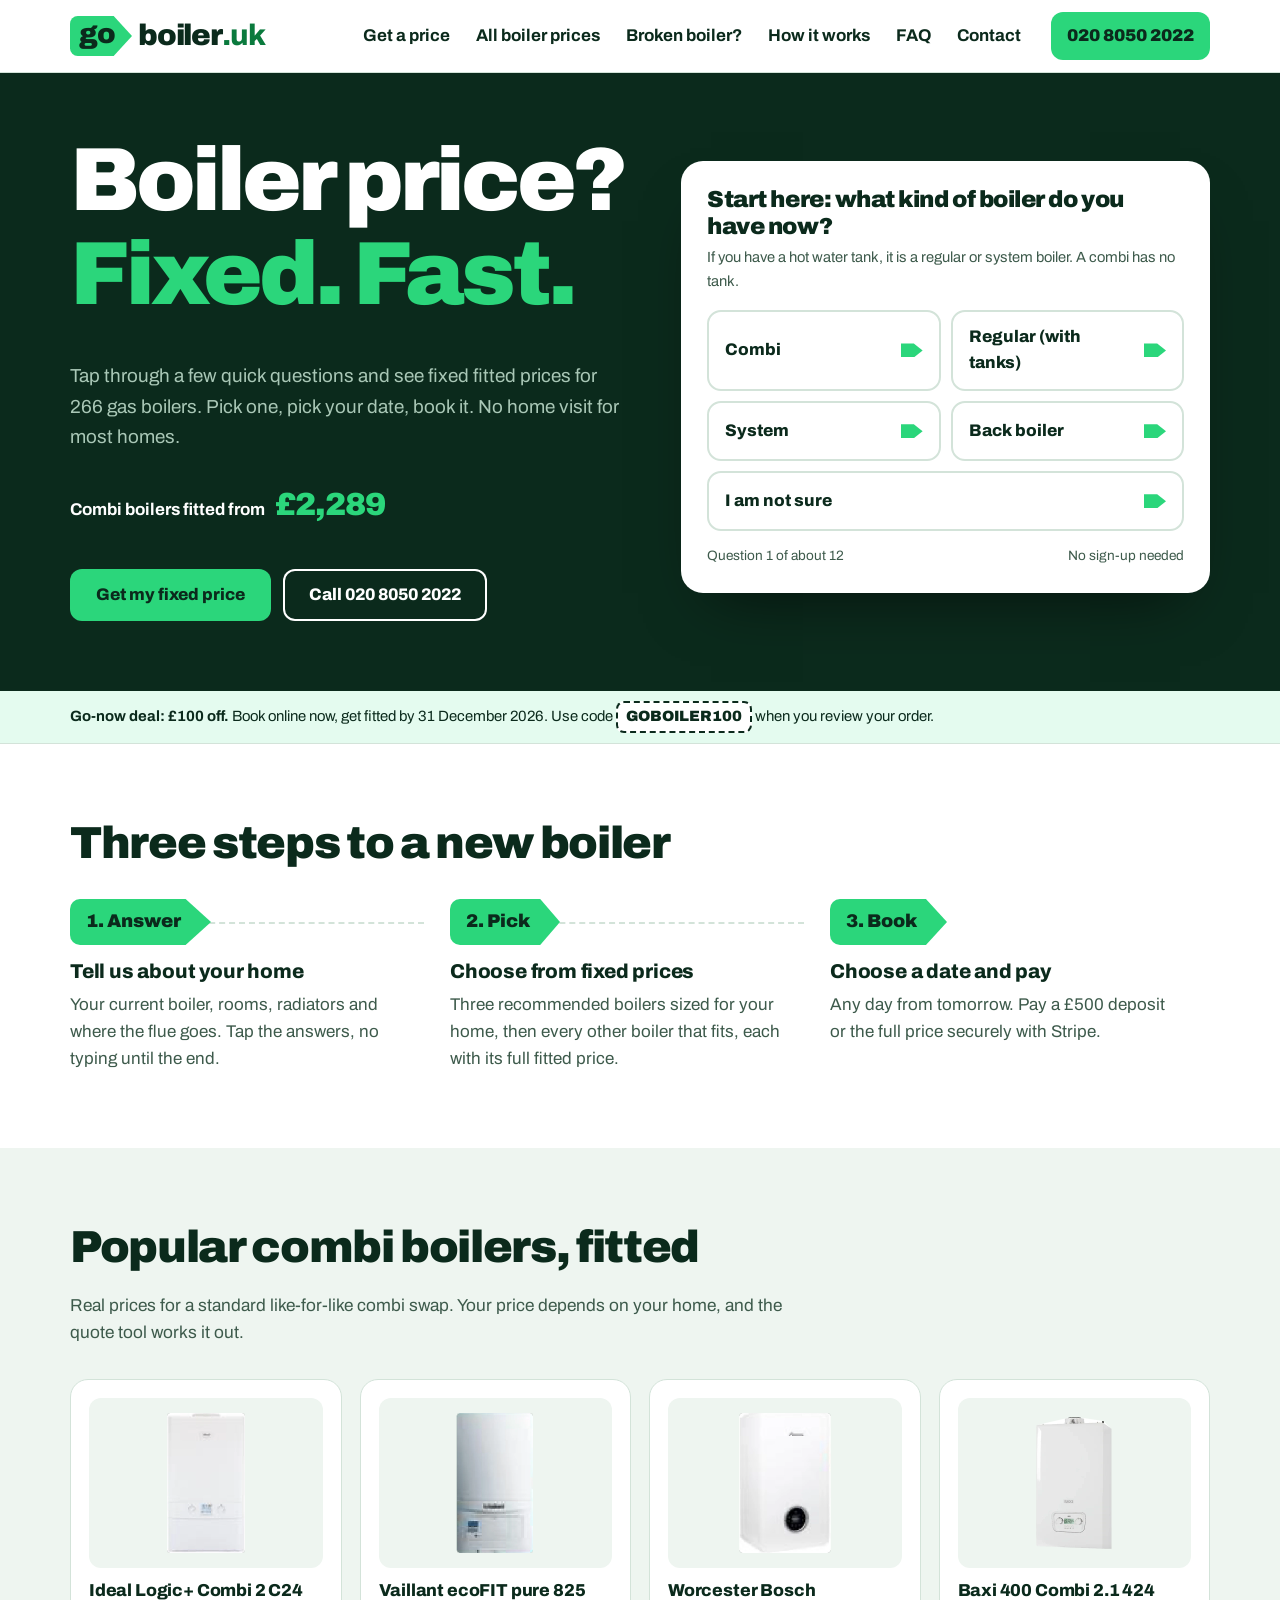
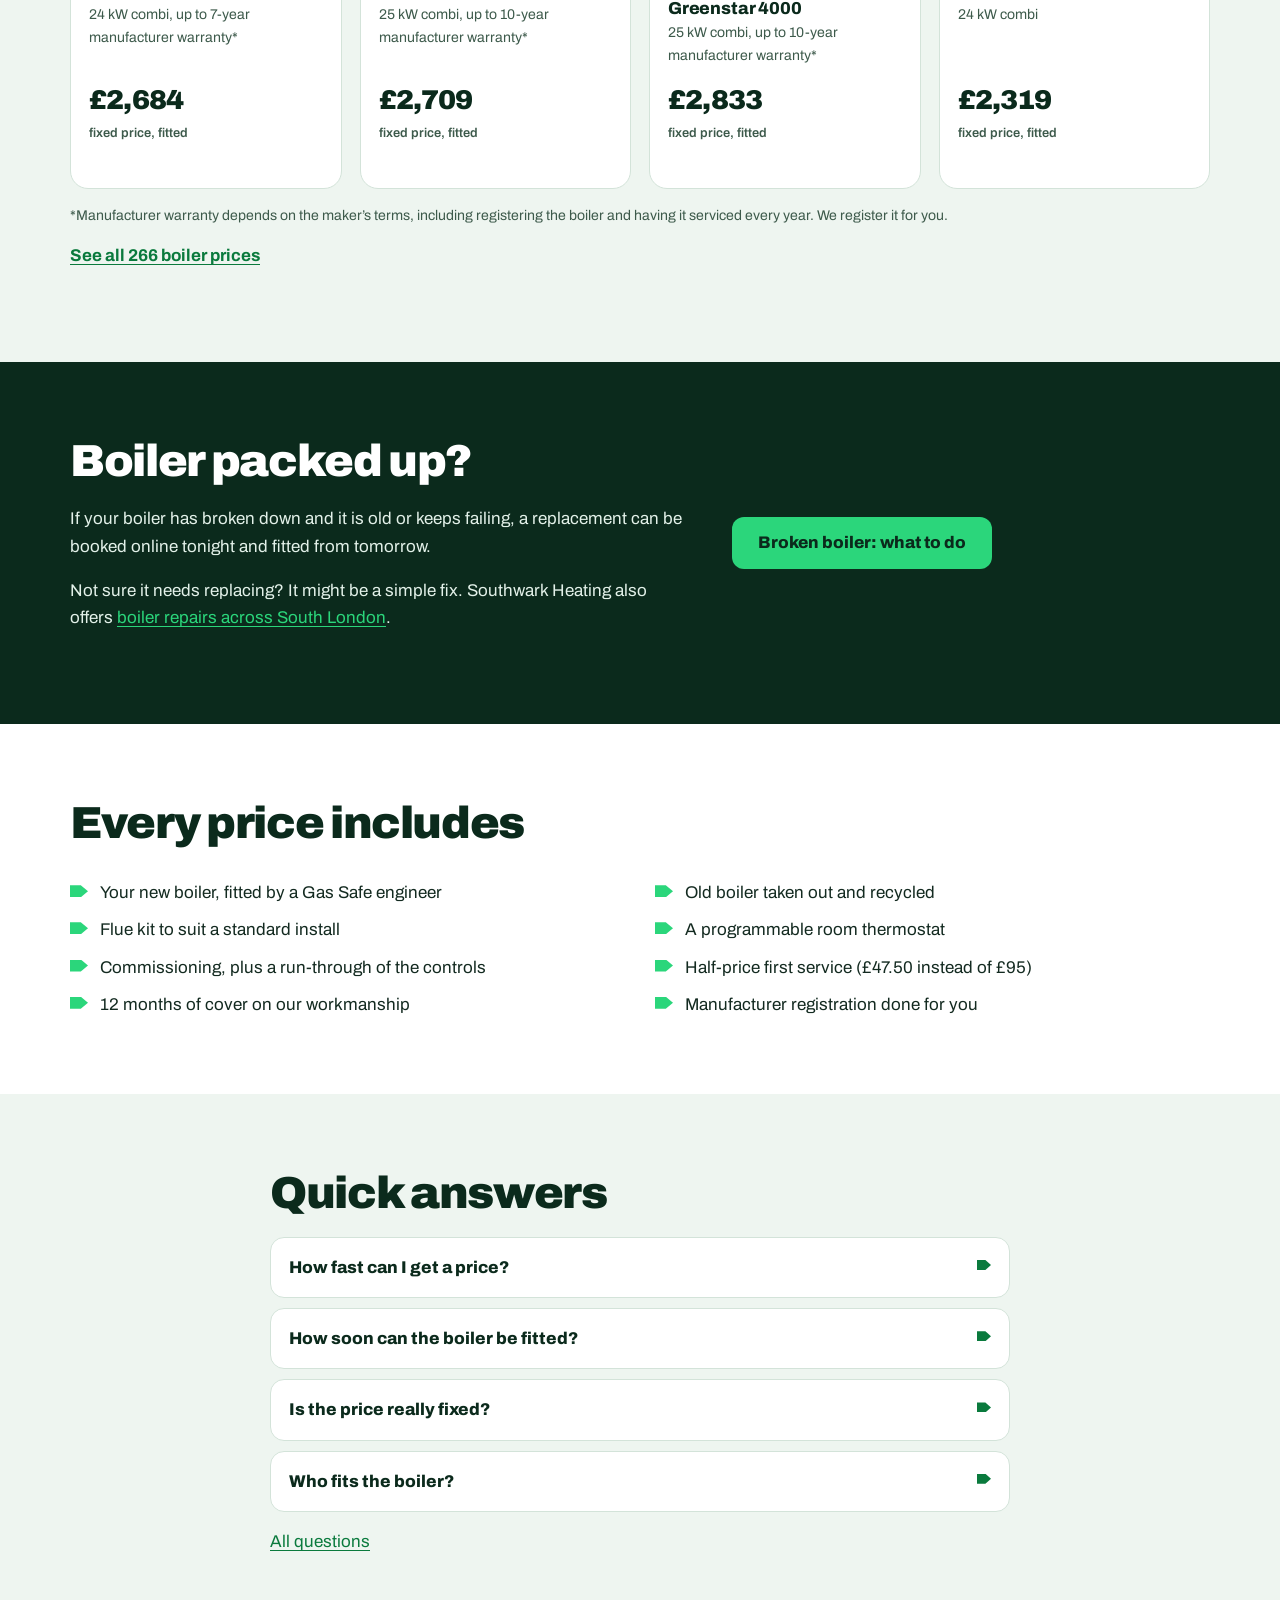
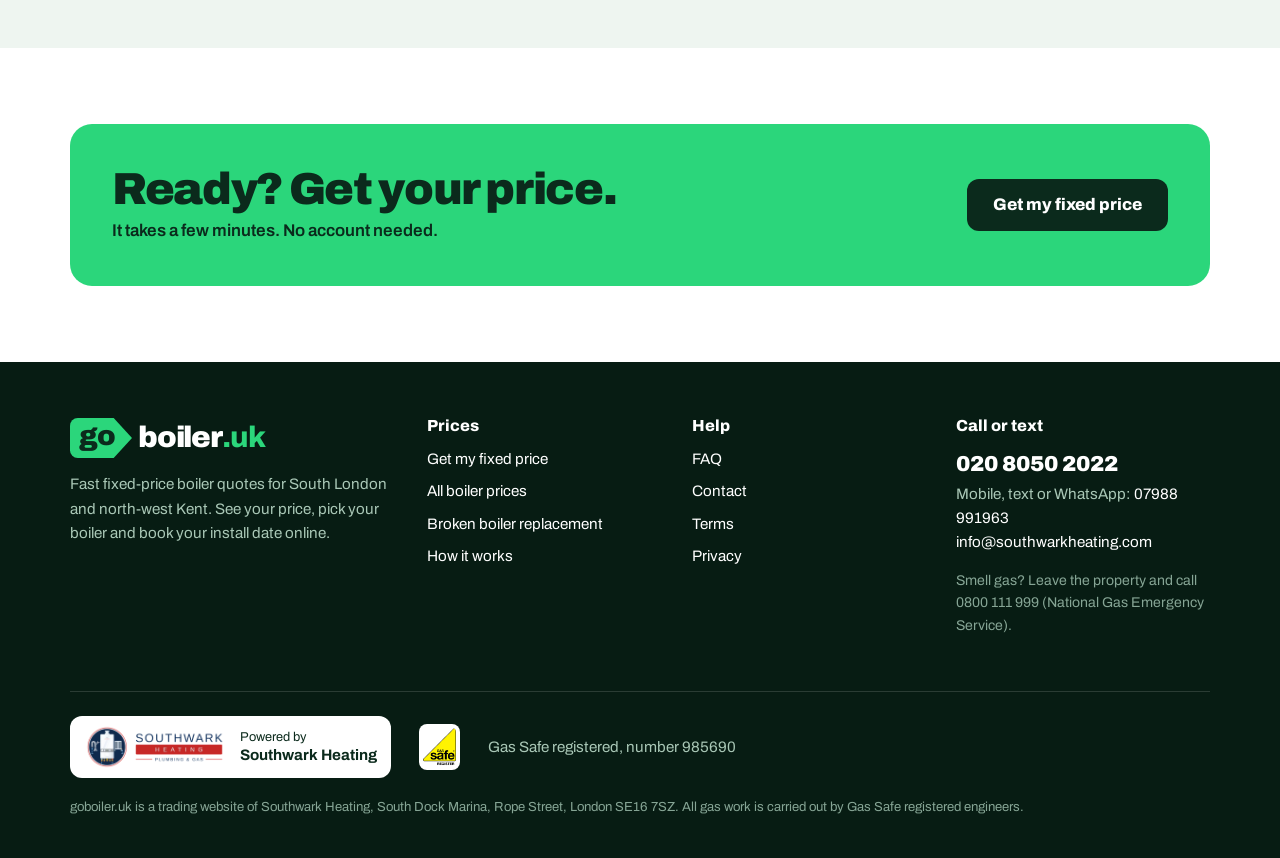
<file: index.html>
<!DOCTYPE html>
<html lang="en-GB">
<head>
<meta charset="utf-8">
<meta name="viewport" content="width=device-width, initial-scale=1, viewport-fit=cover">
<title>Fixed-Price Boiler Quotes Online, Fitted Fast | goboiler.uk</title>
<meta name="description" content="Get a fixed boiler price in minutes, no home visit. 266 gas boilers fitted from £2,289, installed from tomorrow across South London and Kent.">
<link rel="canonical" href="https://goboiler.uk/">
<meta property="og:type" content="website"><meta property="og:site_name" content="goboiler.uk">
<meta property="og:title" content="Fixed-Price Boiler Quotes Online, Fitted Fast | goboiler.uk"><meta property="og:description" content="Get a fixed boiler price in minutes, no home visit. 266 gas boilers fitted from £2,289, installed from tomorrow across South London and Kent.">
<meta property="og:url" content="https://goboiler.uk/"><meta property="og:image" content="https://goboiler.uk/share.png"><meta property="og:image:width" content="1200"><meta property="og:image:height" content="630"><meta property="og:image:alt" content="goboiler.uk logo"><meta property="og:locale" content="en_GB">
<meta name="twitter:card" content="summary_large_image"><meta name="twitter:image" content="https://goboiler.uk/share.png">
<meta name="theme-color" content="#0B2A1C">
<link rel="icon" href="favicon.ico" sizes="48x48"><link rel="icon" type="image/png" sizes="32x32" href="favicon-32x32.png"><link rel="icon" type="image/png" sizes="192x192" href="favicon-192x192.png"><link rel="apple-touch-icon" href="apple-touch-icon.png"><link rel="manifest" href="site.webmanifest">
<link rel="preload" href="archivo.woff" as="font" type="font/woff" crossorigin>
<link rel="stylesheet" href="site.css">
<script type="application/ld+json">{"@context":"https://schema.org","@graph":[{"@type":"WebSite","name":"goboiler.uk","url":"https://goboiler.uk/","publisher":{"@id":"https://southwarkheating.com/#business"}},{"@type":"HVACBusiness","@id":"https://southwarkheating.com/#business","name":"Southwark Heating","url":"https://southwarkheating.com/","telephone":"+44 20 8050 2022","email":"info@southwarkheating.com","logo":"https://southwarkheating.com/southwark-heating-logo.png","address":{"@type":"PostalAddress","streetAddress":"South Dock Marina, Rope Street","addressLocality":"London","postalCode":"SE16 7SZ","addressCountry":"GB"},"areaServed":["South London","South East London","Bromley","Bexley","Kent"]},{"@type":"Service","name":"Fast fixed-price boiler quotes and installation","serviceType":"Boiler installation","description":"Instant fixed prices for new gas boilers, fitted, booked online.","url":"https://goboiler.uk/","brand":{"@type":"Brand","name":"goboiler.uk"},"provider":{"@id":"https://southwarkheating.com/#business"},"areaServed":["South London","South East London","Bromley","Bexley","Kent"],"offers":{"@type":"AggregateOffer","priceCurrency":"GBP","lowPrice":2289,"highPrice":6134,"offerCount":266,"url":"https://goboiler.uk/boiler-quote"}},{"@type":"FAQPage","mainEntity":[{"@type":"Question","name":"How fast can I get a price?","acceptedAnswer":{"@type":"Answer","text":"Straight away. Answer the questions in the quote tool and you see fixed prices for the boilers that suit your home on screen. No home visit and no waiting for a call back for most homes."}},{"@type":"Question","name":"How soon can the boiler be fitted?","acceptedAnswer":{"@type":"Answer","text":"Any day from tomorrow, and up to 60 days out. Once you have paid, we ring you to lock in the day and give you an arrival time."}},{"@type":"Question","name":"Is the price really fixed?","acceptedAnswer":{"@type":"Answer","text":"Yes, for a standard like-for-like installation. If something extra is needed on the day, we explain it and agree the price with you before we do it."}},{"@type":"Question","name":"Who fits the boiler?","acceptedAnswer":{"@type":"Answer","text":"Gas Safe registered engineers from Southwark Heating (registration 985690), based in SE16. goboiler.uk is one of Southwark Heating&rsquo;s websites."}}]}]}</script>
</head>
<body>
<a class="skip" href="#main">Skip to content</a><header class="top"><div class="wrap"><a class="logo" href="./" aria-label="goboiler.uk home"><span class="go"><svg class="tag" viewBox="0 0 176 112" aria-hidden="true" focusable="false" preserveAspectRatio="none"><path d="M22 0H124L176 56L124 112H22A22 22 0 0 1 0 90V22A22 22 0 0 1 22 0Z"/></svg><b>go</b></span><span class="wm">boiler<i>.uk</i></span></a>
<button class="menu-btn" type="button" aria-expanded="false" aria-controls="nav">Menu</button>
<nav id="nav" aria-label="Main"><ul><li><a href="boiler-quote">Get a price</a></li><li><a href="boiler-prices">All boiler prices</a></li><li><a href="boiler-replacement">Broken boiler?</a></li><li><a href="how-it-works">How it works</a></li><li><a href="faq">FAQ</a></li><li><a href="contact">Contact</a></li></ul></nav>
<a class="hcall" href="tel:+442080502022">020 8050 2022</a>
</div></header>
<div class="mcall"><a href="boiler-quote">Get my price</a><a href="tel:+442080502022">Call 020 8050 2022</a></div><main id="main"><section class="hero"><div class="wrap">
<div><h1>Boiler price? <span>Fixed. Fast.</span></h1>
<p class="lead">Tap through a few quick questions and see fixed fitted prices for 266 gas boilers. Pick one, pick your date, book it. No home visit for most homes.</p>
<p class="from">Combi boilers fitted from <b>&pound;2,289</b></p>
<div class="btns"><a class="btn lime" href="boiler-quote">Get my fixed price</a><a class="btn line" href="tel:+442080502022" style="color:#fff">Call 020 8050 2022</a></div></div>
<div class="start" id="start"><p class="q">Start here: what kind of boiler do you have now?</p><p class="h">If you have a hot water tank, it is a regular or system boiler. A combi has no tank.</p>
<div class="opts"><a href="boiler-quote" data-ct="combi">Combi</a><a href="boiler-quote" data-ct="standard">Regular (with tanks)</a><a href="boiler-quote" data-ct="system">System</a><a href="boiler-quote" data-ct="back">Back boiler</a><a href="boiler-quote" data-ct="unsure" class="wide">I am not sure</a></div><div class="meta"><span>Question 1 of about 12</span><span>No sign-up needed</span></div></div>
</div></section>
<div class="deal" data-deal><p><b>Go-now deal: &pound;100 off.</b> Book online now, get fitted by 31 December 2026. Use code <button type="button" class="code" data-code="GOBOILER100" aria-label="Copy code GOBOILER100">GOBOILER100</button> when you review your order.</p></div>
<section class="sec"><div class="wrap"><div class="sechead"><h2>Three steps to a new boiler</h2></div>
<ol class="track"><li><div class="mk"><span>1. Answer</span></div><h3>Tell us about your home</h3><p>Your current boiler, rooms, radiators and where the flue goes. Tap the answers, no typing until the end.</p></li>
<li><div class="mk"><span>2. Pick</span></div><h3>Choose from fixed prices</h3><p>Three recommended boilers sized for your home, then every other boiler that fits, each with its full fitted price.</p></li>
<li><div class="mk"><span>3. Book</span></div><h3>Choose a date and pay</h3><p>Any day from tomorrow. Pay a &pound;500 deposit or the full price securely with Stripe.</p></li></ol>
</div></section>
<section class="sec mint"><div class="wrap"><div class="sechead"><h2>Popular combi boilers, fitted</h2><p>Real prices for a standard like-for-like combi swap. Your price depends on your home, and the quote tool works it out.</p></div>
<div class="picks"><article class="pick"><div class="im"><img src="boiler-ideal-logicplus-combi.webp" alt="Ideal Logic+ Combi 2 C24 boiler" width="150" height="150" loading="lazy"></div>
<h3>Ideal Logic+ Combi 2 C24</h3><p class="k">24 kW combi, up to 7-year manufacturer warranty*</p>
<p class="pr">&pound;2,684<small>fixed price, fitted</small></p></article><article class="pick"><div class="im"><img src="boiler-vaillant-ecofit-combi.webp" alt="Vaillant ecoFIT pure 825 boiler" width="150" height="150" loading="lazy"></div>
<h3>Vaillant ecoFIT pure 825</h3><p class="k">25 kW combi, up to 10-year manufacturer warranty*</p>
<p class="pr">&pound;2,709<small>fixed price, fitted</small></p></article><article class="pick"><div class="im"><img src="boiler-worcester-4000-combi.webp" alt="Worcester Bosch Greenstar 4000 25kW boiler" width="150" height="150" loading="lazy"></div>
<h3>Worcester Bosch Greenstar 4000</h3><p class="k">25 kW combi, up to 10-year manufacturer warranty*</p>
<p class="pr">&pound;2,833<small>fixed price, fitted</small></p></article><article class="pick"><div class="im"><img src="boiler-baxi-830.webp" alt="Baxi 400 Combi 2.1 424 24 kW boiler" width="150" height="150" loading="lazy"></div>
<h3>Baxi 400 Combi 2.1 424</h3><p class="k">24 kW combi</p>
<p class="pr">&pound;2,319<small>fixed price, fitted</small></p></article></div>
<p class="small" style="margin-top:16px">*Manufacturer warranty depends on the maker&rsquo;s terms, including registering the boiler and having it serviced every year. We register it for you.</p>
<p><a href="boiler-prices"><b>See all 266 boiler prices</b></a></p></div></section>
<section class="sec ink"><div class="wrap band"><div><h2>Boiler packed up?</h2><p>If your boiler has broken down and it is old or keeps failing, a replacement can be booked online tonight and fitted from tomorrow.</p><p>Not sure it needs replacing? It might be a simple fix. Southwark Heating also offers <a href="https://southwarkheating.com/boiler-repairs">boiler repairs across South London</a>.</p></div>
<div><a class="btn lime" href="boiler-replacement">Broken boiler: what to do</a></div></div></section>
<section class="sec"><div class="wrap"><div class="sechead"><h2>Every price includes</h2></div><ul class="chk"><li>Your new boiler, fitted by a Gas Safe engineer</li><li>Old boiler taken out and recycled</li><li>Flue kit to suit a standard install</li><li>A programmable room thermostat</li><li>Commissioning, plus a run-through of the controls</li><li>Half-price first service (&pound;47.50 instead of &pound;95)</li><li>12 months of cover on our workmanship</li><li>Manufacturer registration done for you</li></ul></div></section>
<section class="sec mint"><div class="wrap narrow"><h2>Quick answers</h2><div class="faq"><details><summary>How fast can I get a price?</summary><div><p>Straight away. Answer the questions in the quote tool and you see fixed prices for the boilers that suit your home on screen. No home visit and no waiting for a call back for most homes.</p></div></details><details><summary>How soon can the boiler be fitted?</summary><div><p>Any day from tomorrow, and up to 60 days out. Once you have paid, we ring you to lock in the day and give you an arrival time.</p></div></details><details><summary>Is the price really fixed?</summary><div><p>Yes, for a standard like-for-like installation. If something extra is needed on the day, we explain it and agree the price with you before we do it.</p></div></details><details><summary>Who fits the boiler?</summary><div><p>Gas Safe registered engineers from Southwark Heating (registration 985690), based in SE16. goboiler.uk is one of Southwark Heating&rsquo;s websites.</p></div></details></div><p style="margin-top:16px"><a href="faq">All questions</a></p></div></section>
<section class="sec"><div class="wrap"><div class="cta"><div><h2>Ready? Get your price.</h2><p>It takes a few minutes. No account needed.</p></div><a class="btn" href="boiler-quote">Get my fixed price</a></div></div></section><script>
/* one tap on the home page answers the first finder question, then opens the quote at question two */
(function(){var K='gob_boiler_journey_v1';[].forEach.call(document.querySelectorAll('[data-ct]'),function(a){a.addEventListener('click',function(e){
try{var id;try{id=crypto.randomUUID()}catch(x){id=String(Date.now())}
sessionStorage.setItem(K,JSON.stringify({oid:id,step:'q:fuel',a:{current_type:a.getAttribute('data-ct')}}));e.preventDefault();location.href='boiler-quote#q:fuel'}catch(x){}})})})();
</script></main><footer class="foot"><div class="wrap">
<div class="cols">
<div><a class="logo" href="./" aria-label="goboiler.uk home"><span class="go"><svg class="tag" viewBox="0 0 176 112" aria-hidden="true" focusable="false" preserveAspectRatio="none"><path d="M22 0H124L176 56L124 112H22A22 22 0 0 1 0 90V22A22 22 0 0 1 22 0Z"/></svg><b>go</b></span><span class="wm">boiler<i>.uk</i></span></a><p style="margin-top:14px">Fast fixed-price boiler quotes for South London and north-west Kent. See your price, pick your boiler and book your install date online.</p></div>
<div><h2>Prices</h2><ul><li><a href="boiler-quote">Get my fixed price</a></li><li><a href="boiler-prices">All boiler prices</a></li><li><a href="boiler-replacement">Broken boiler replacement</a></li><li><a href="how-it-works">How it works</a></li></ul></div>
<div><h2>Help</h2><ul><li><a href="faq">FAQ</a></li><li><a href="contact">Contact</a></li><li><a href="terms">Terms</a></li><li><a href="privacy">Privacy</a></li></ul></div>
<div><h2>Call or text</h2><p><a class="phone" href="tel:+442080502022">020 8050 2022</a><br>Mobile, text or WhatsApp: <a href="tel:+447988991963">07988 991963</a><br><a href="mailto:info@southwarkheating.com">info@southwarkheating.com</a></p><p class="small" style="color:#86A595">Smell gas? Leave the property and call 0800 111 999 (National Gas Emergency Service).</p></div>
</div>
<div class="powered">
<a class="by" href="https://southwarkheating.com/" title="Southwark Heating, Gas Safe registered heating engineers"><img src="southwark-heating-logo.webp" alt="Southwark Heating logo" width="120" height="46"><span>Powered by<b>Southwark Heating</b></span></a>
<img class="gs" src="gas-safe-register-logo.png" alt="Gas Safe Register logo" width="46" height="46"><span>Gas Safe registered, number 985690</span>
</div>
<p class="legal">goboiler.uk is a trading website of Southwark Heating, South Dock Marina, Rope Street, London SE16 7SZ. All gas work is carried out by Gas Safe registered engineers.</p>
</div></footer>
<script src="site.js" defer></script>
</body>
</html>
</file>
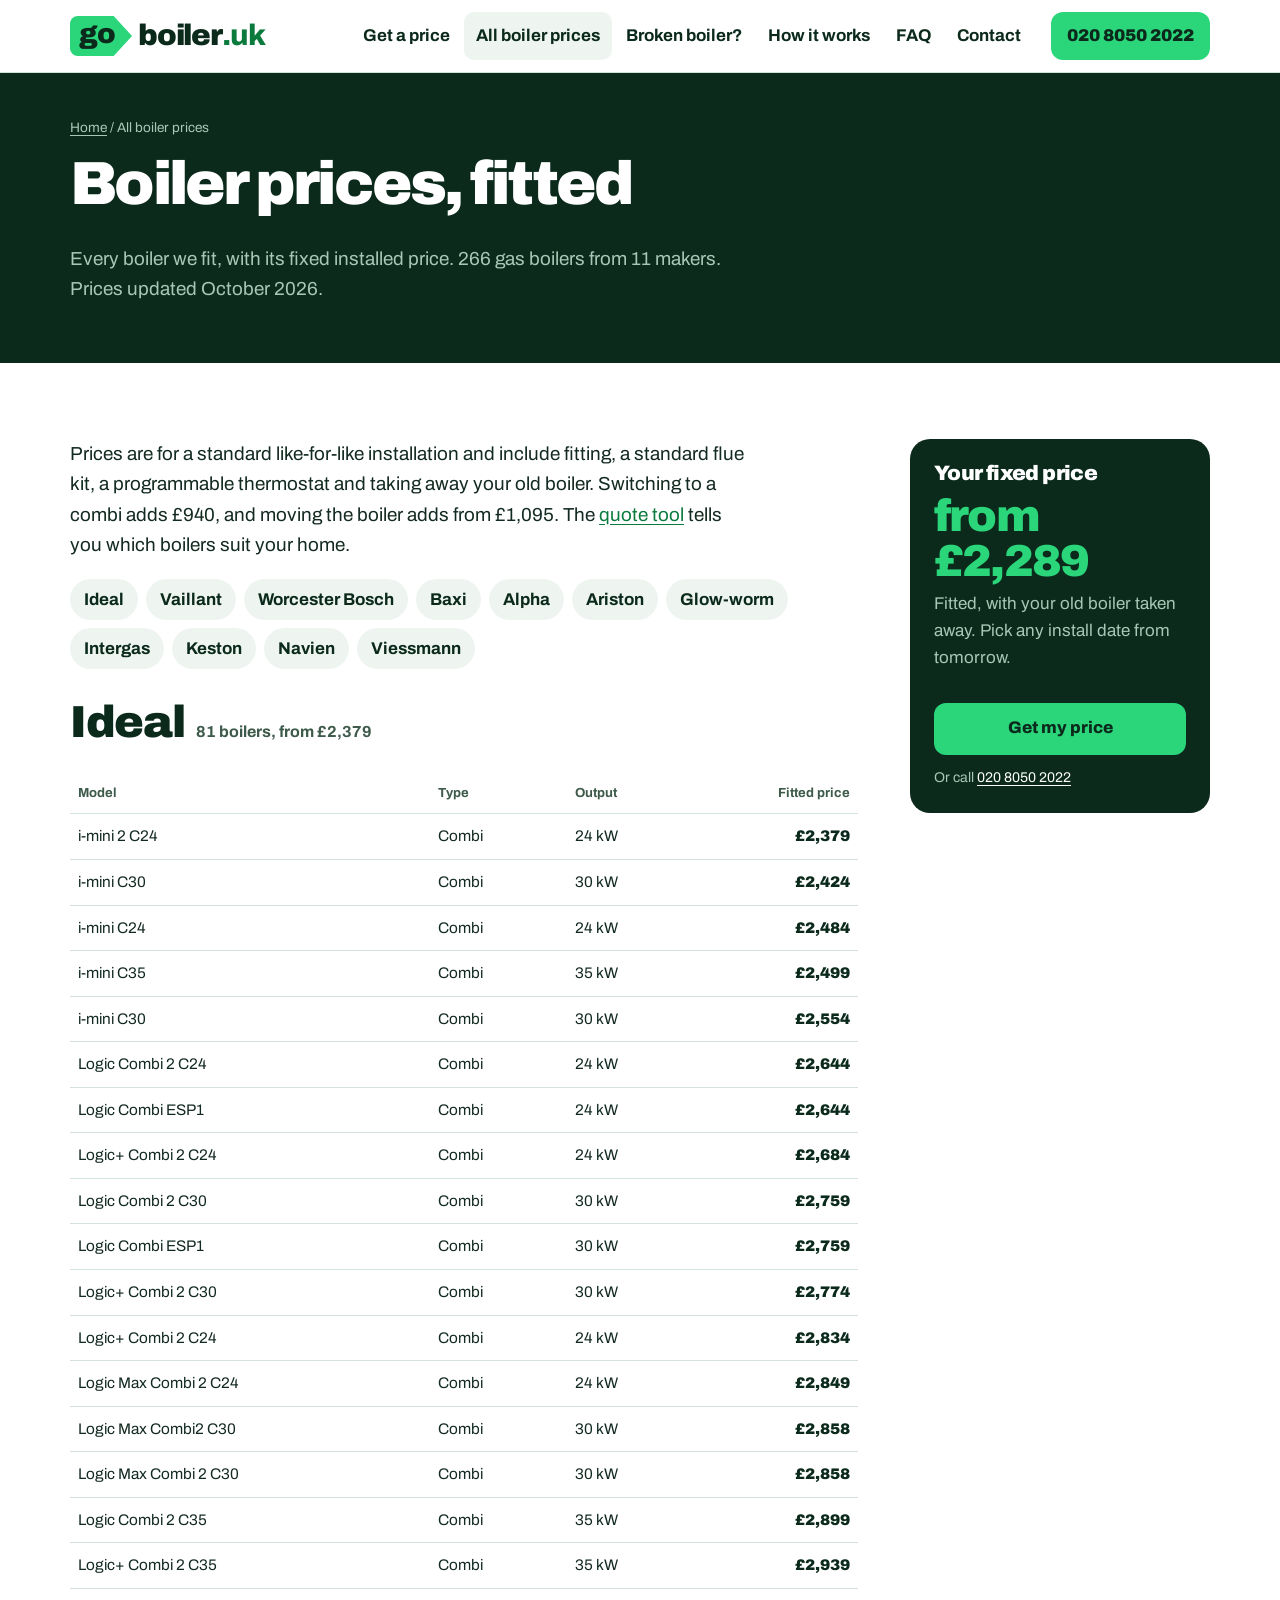
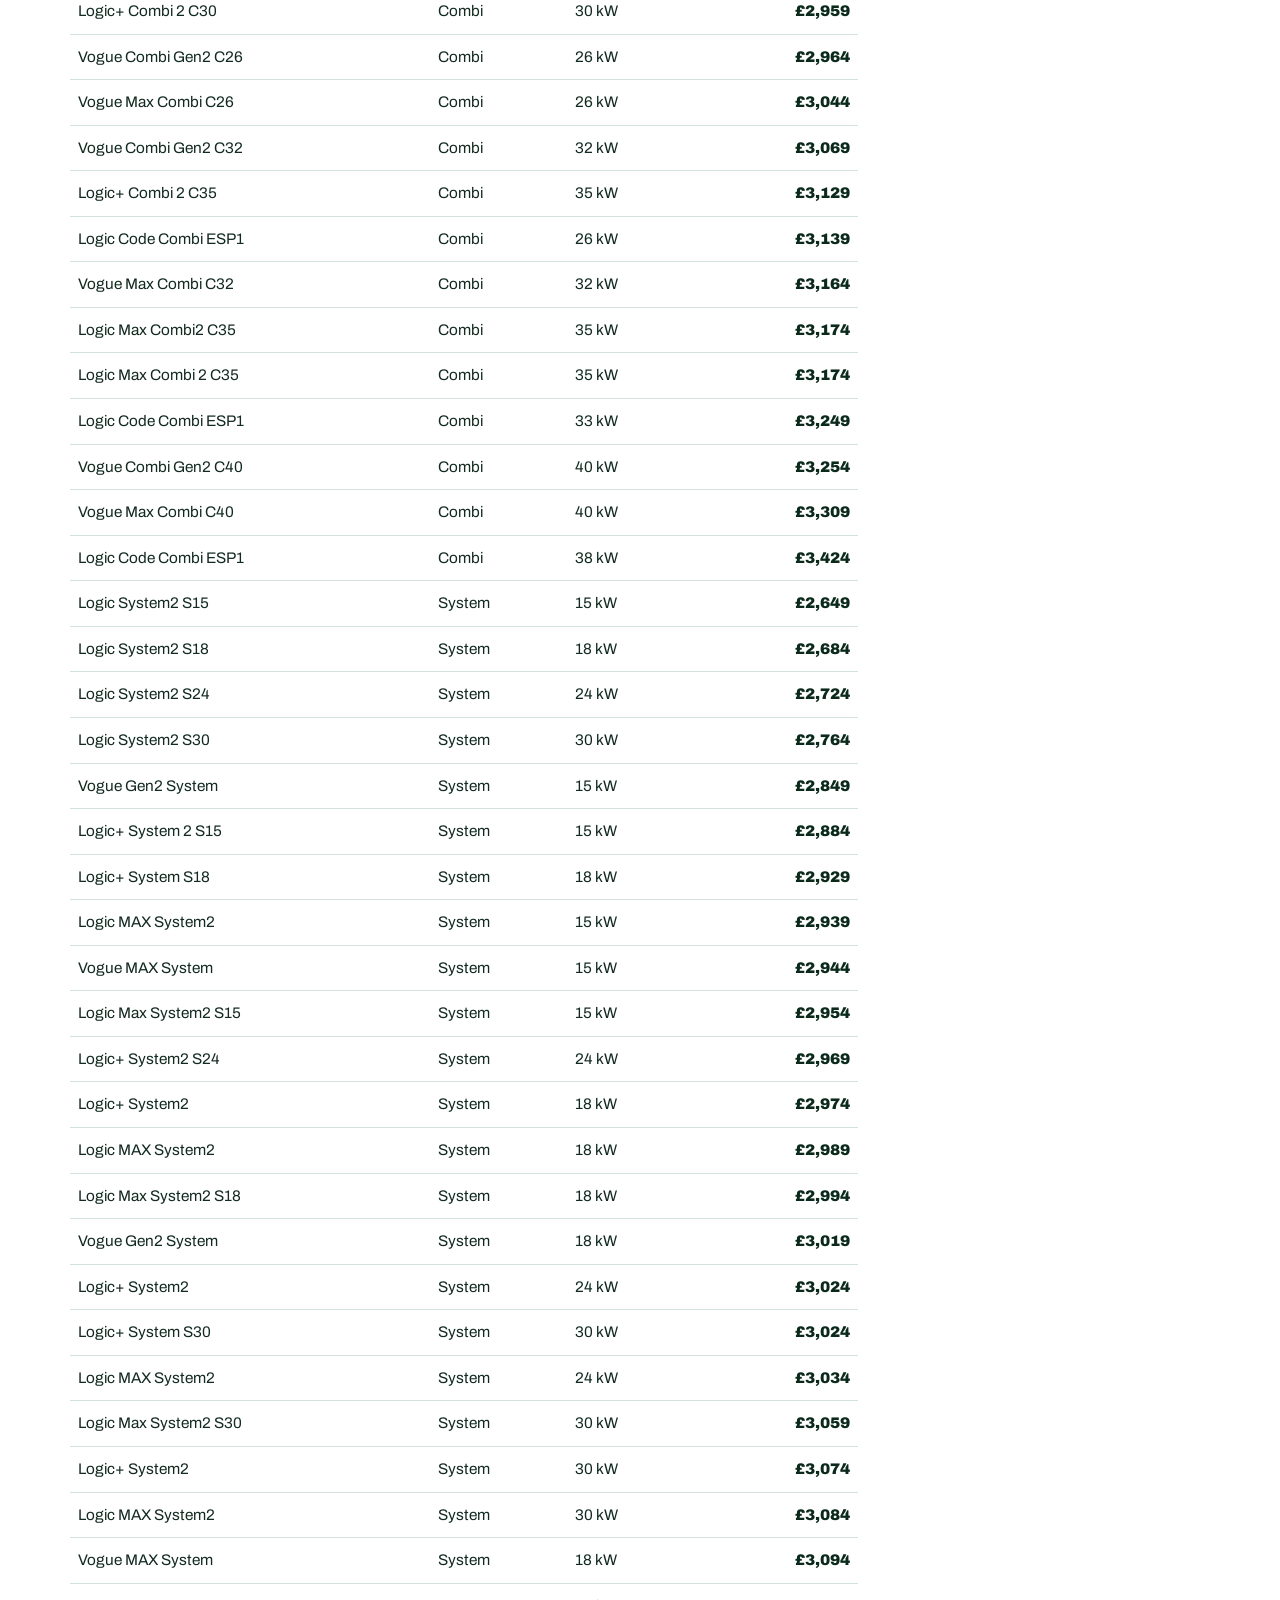
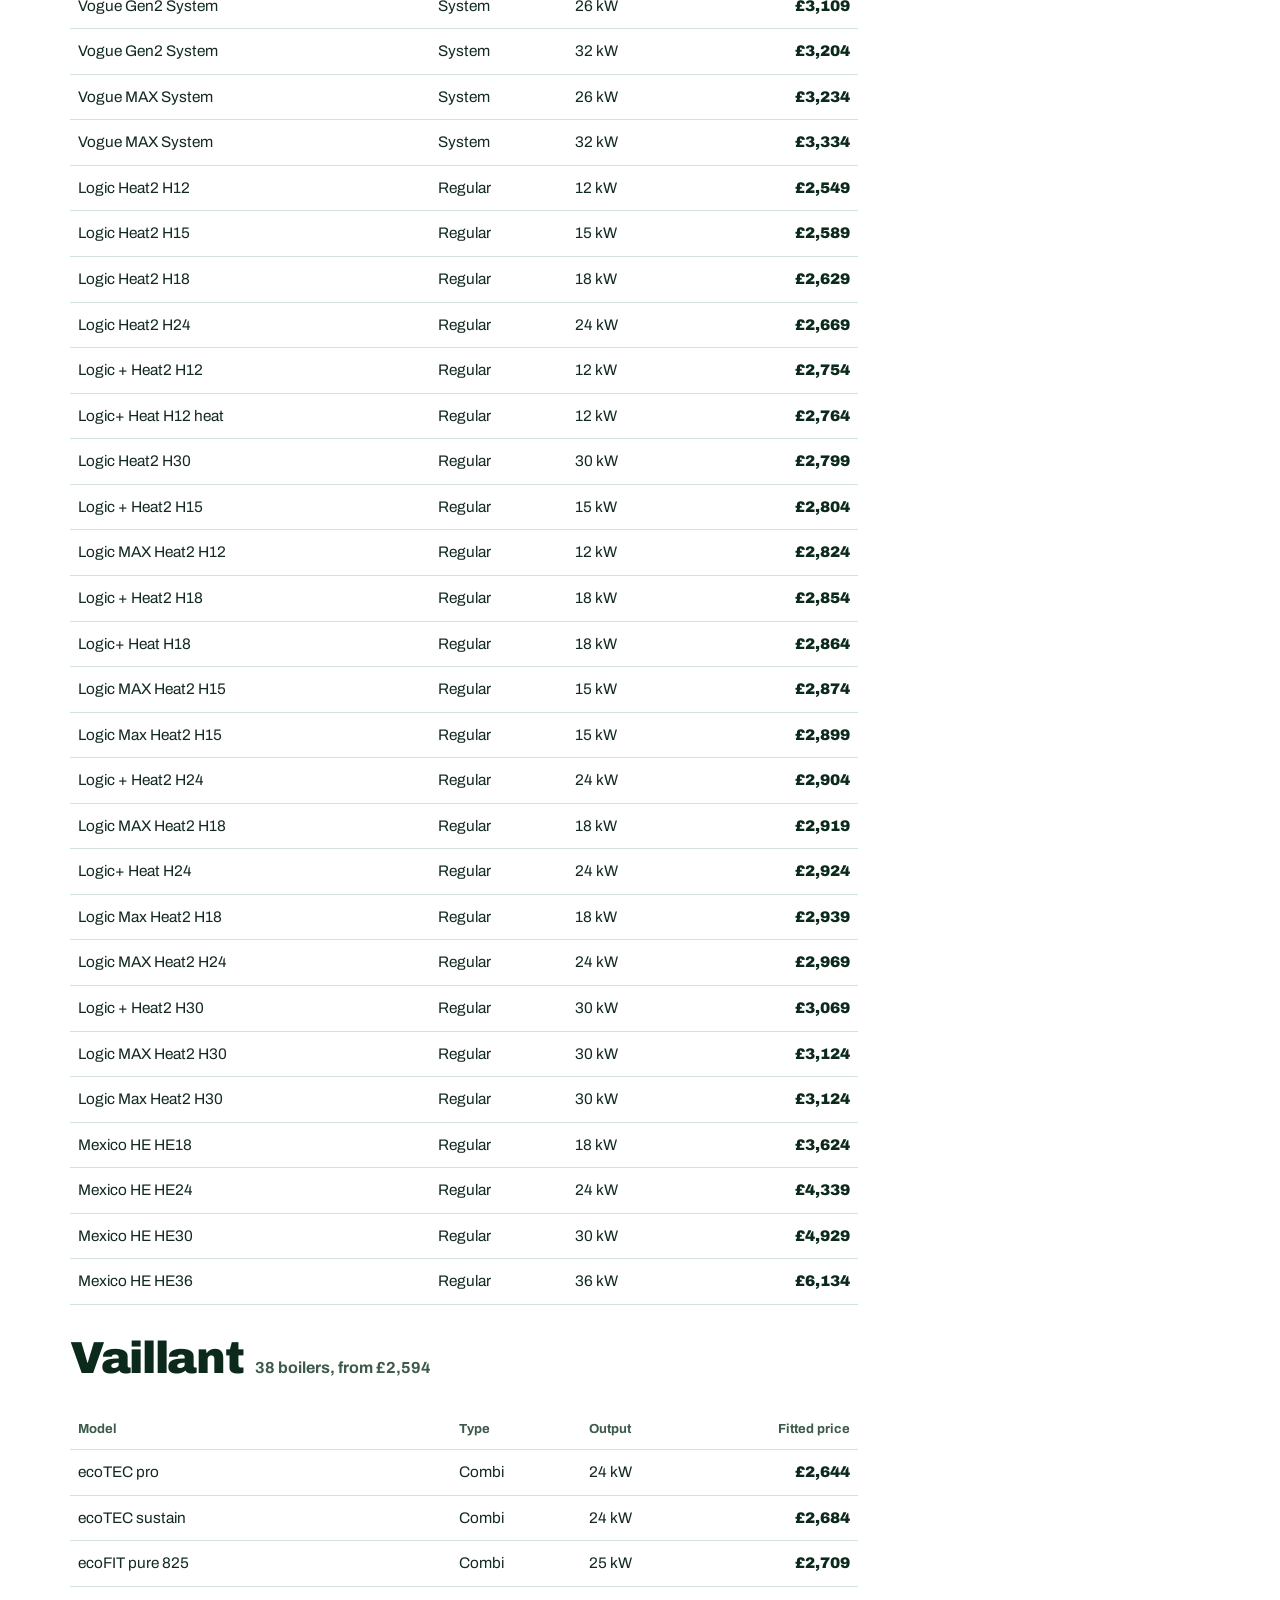
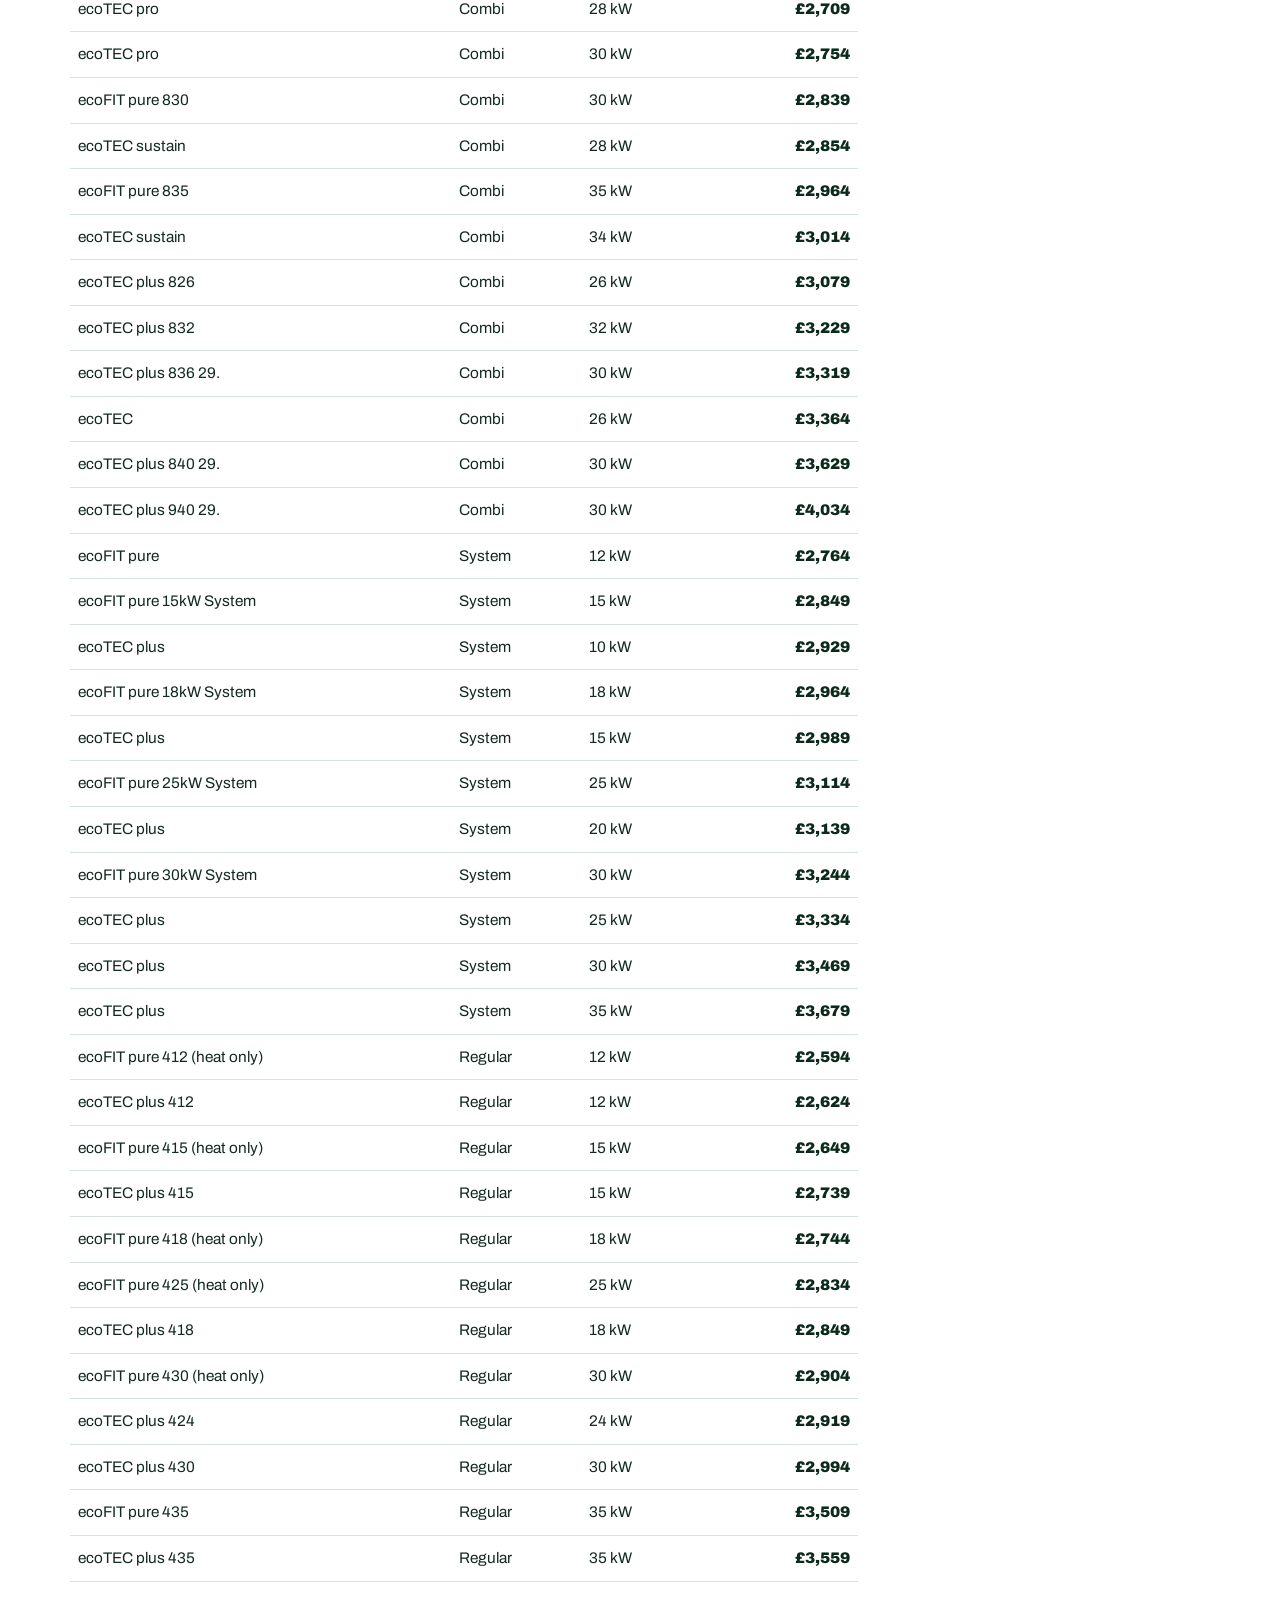
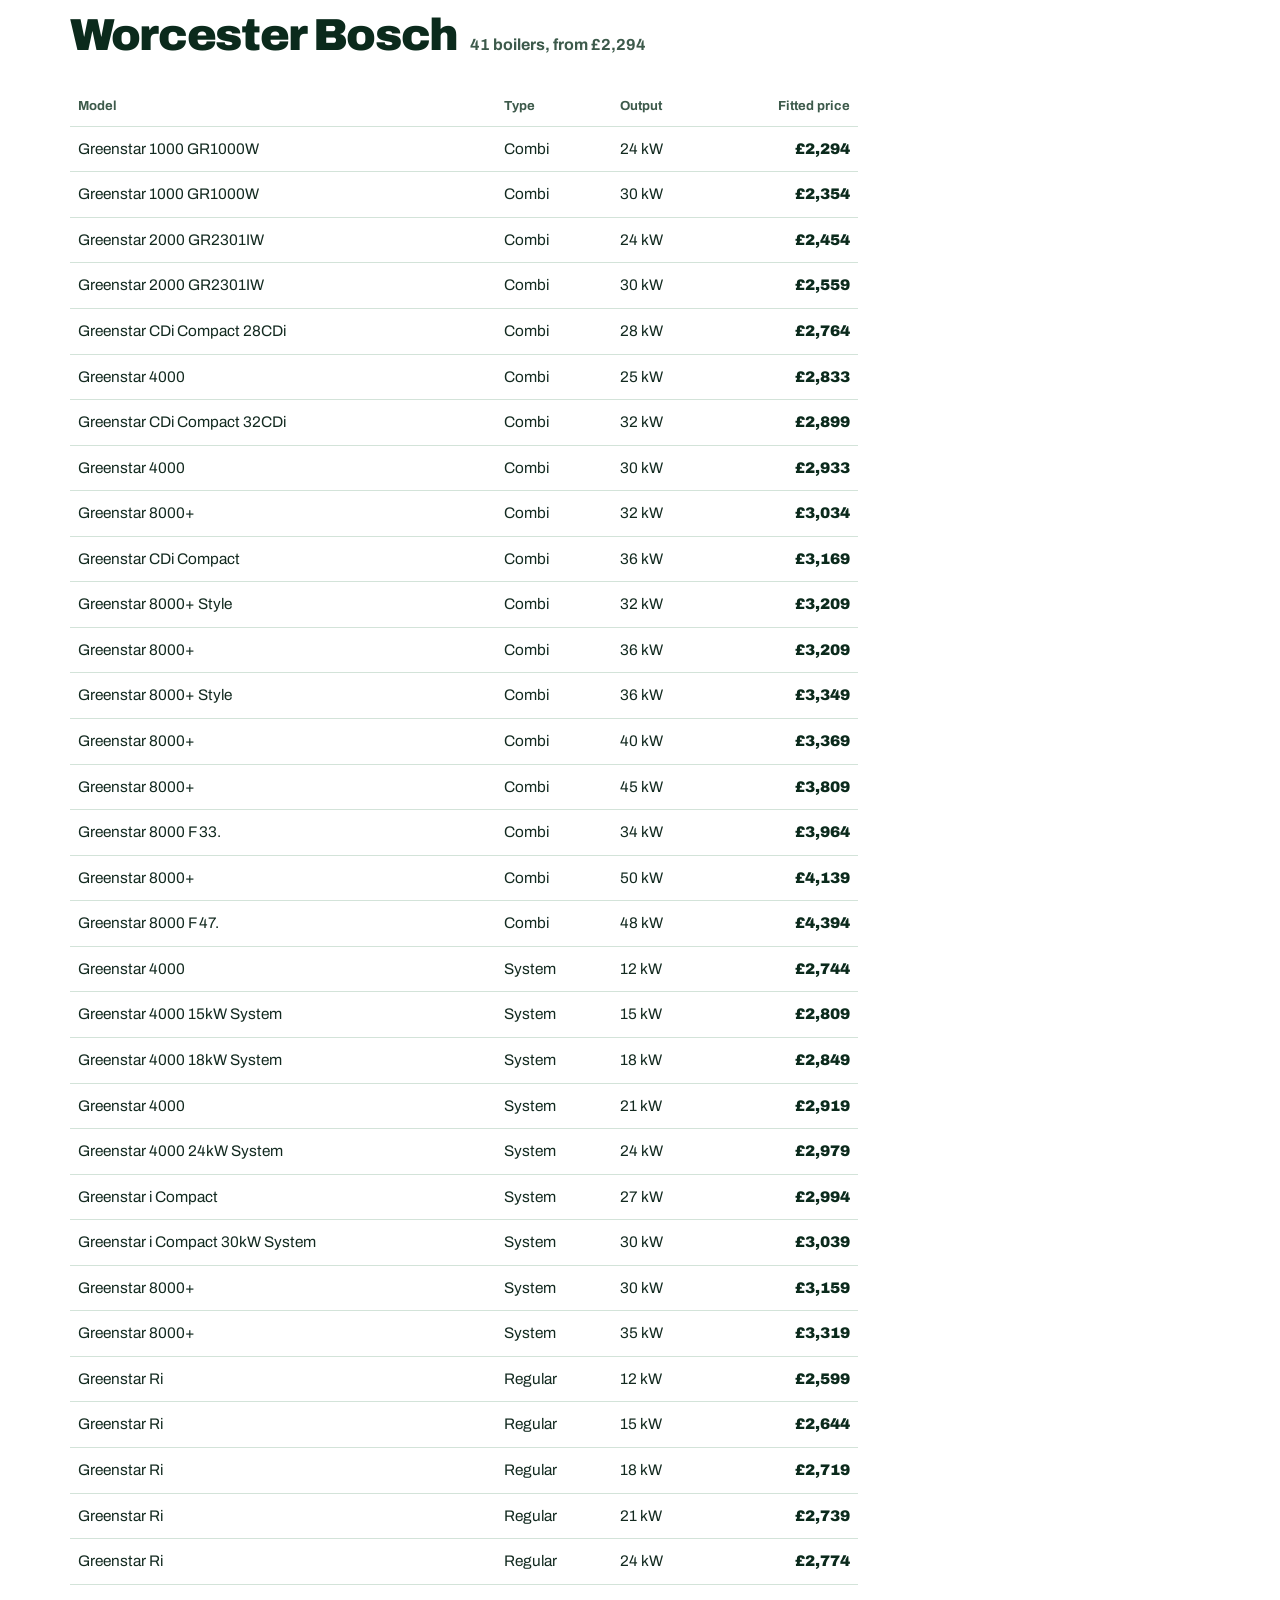
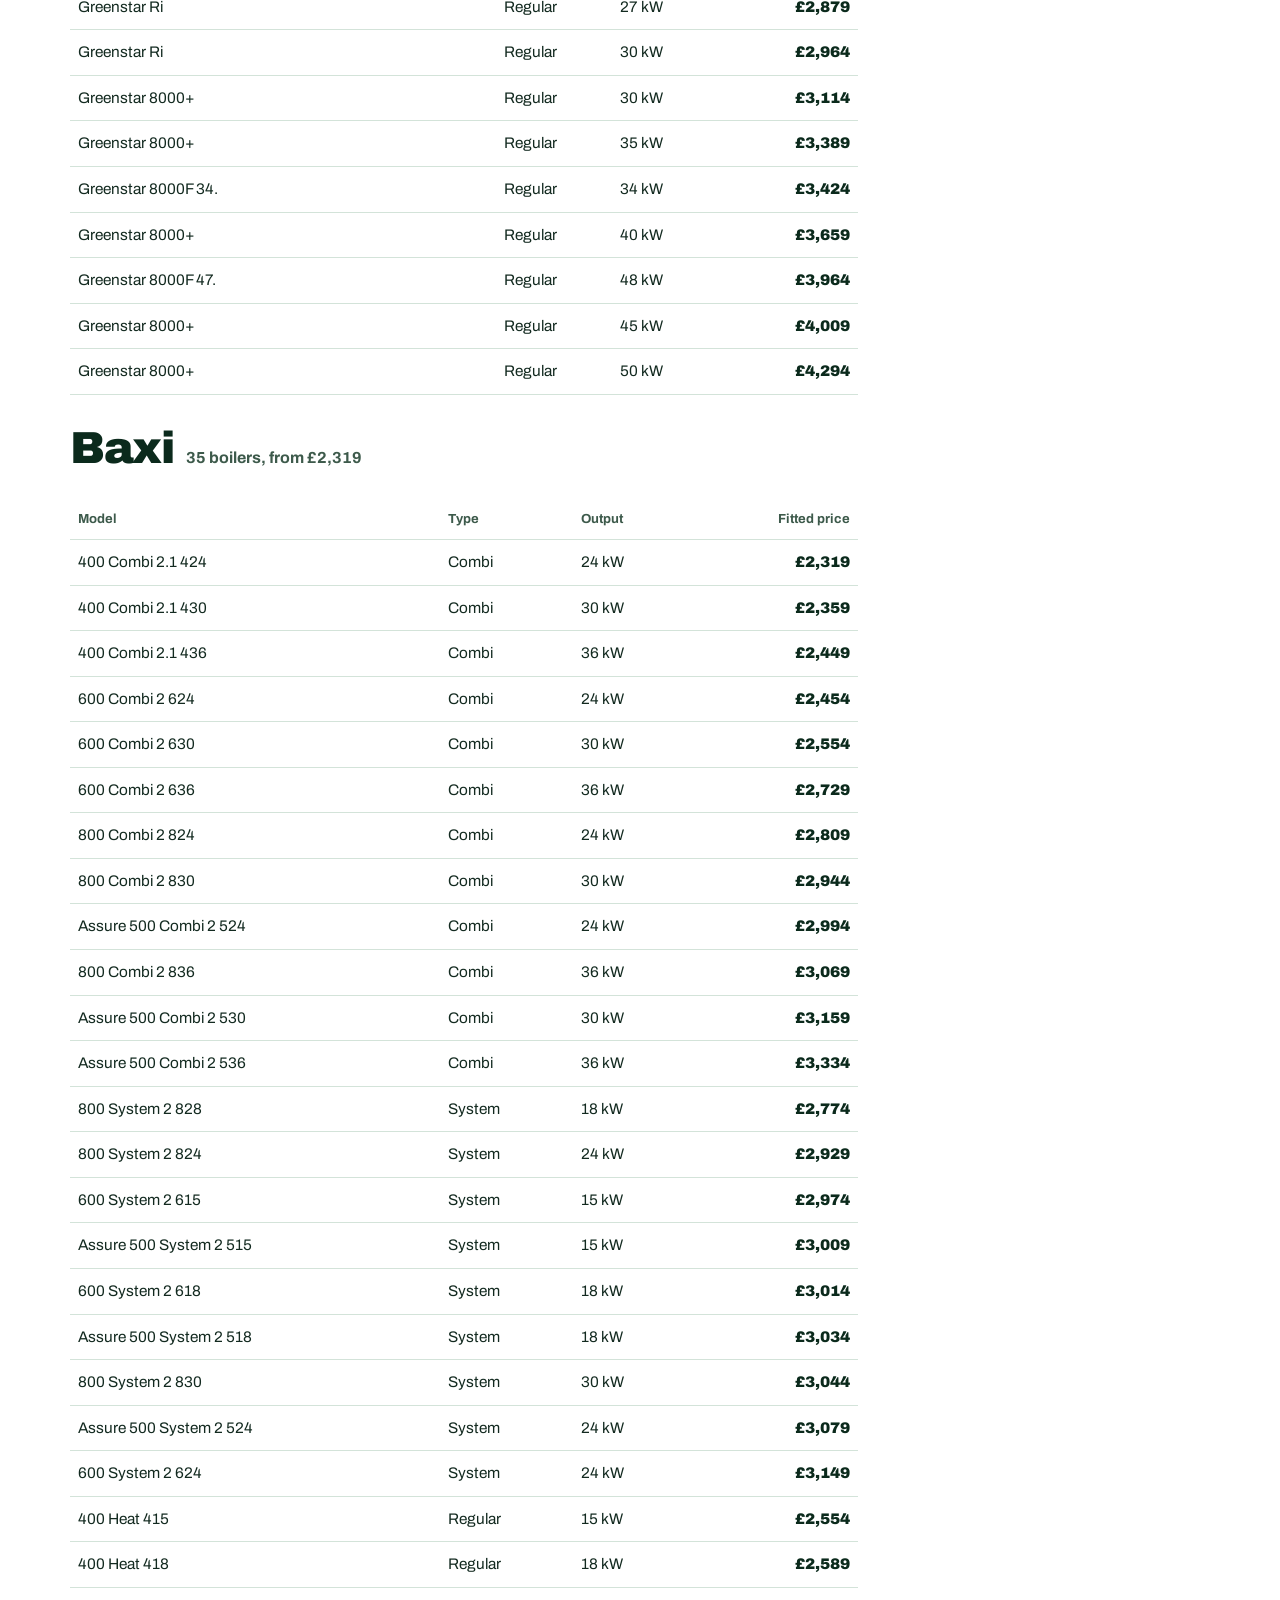
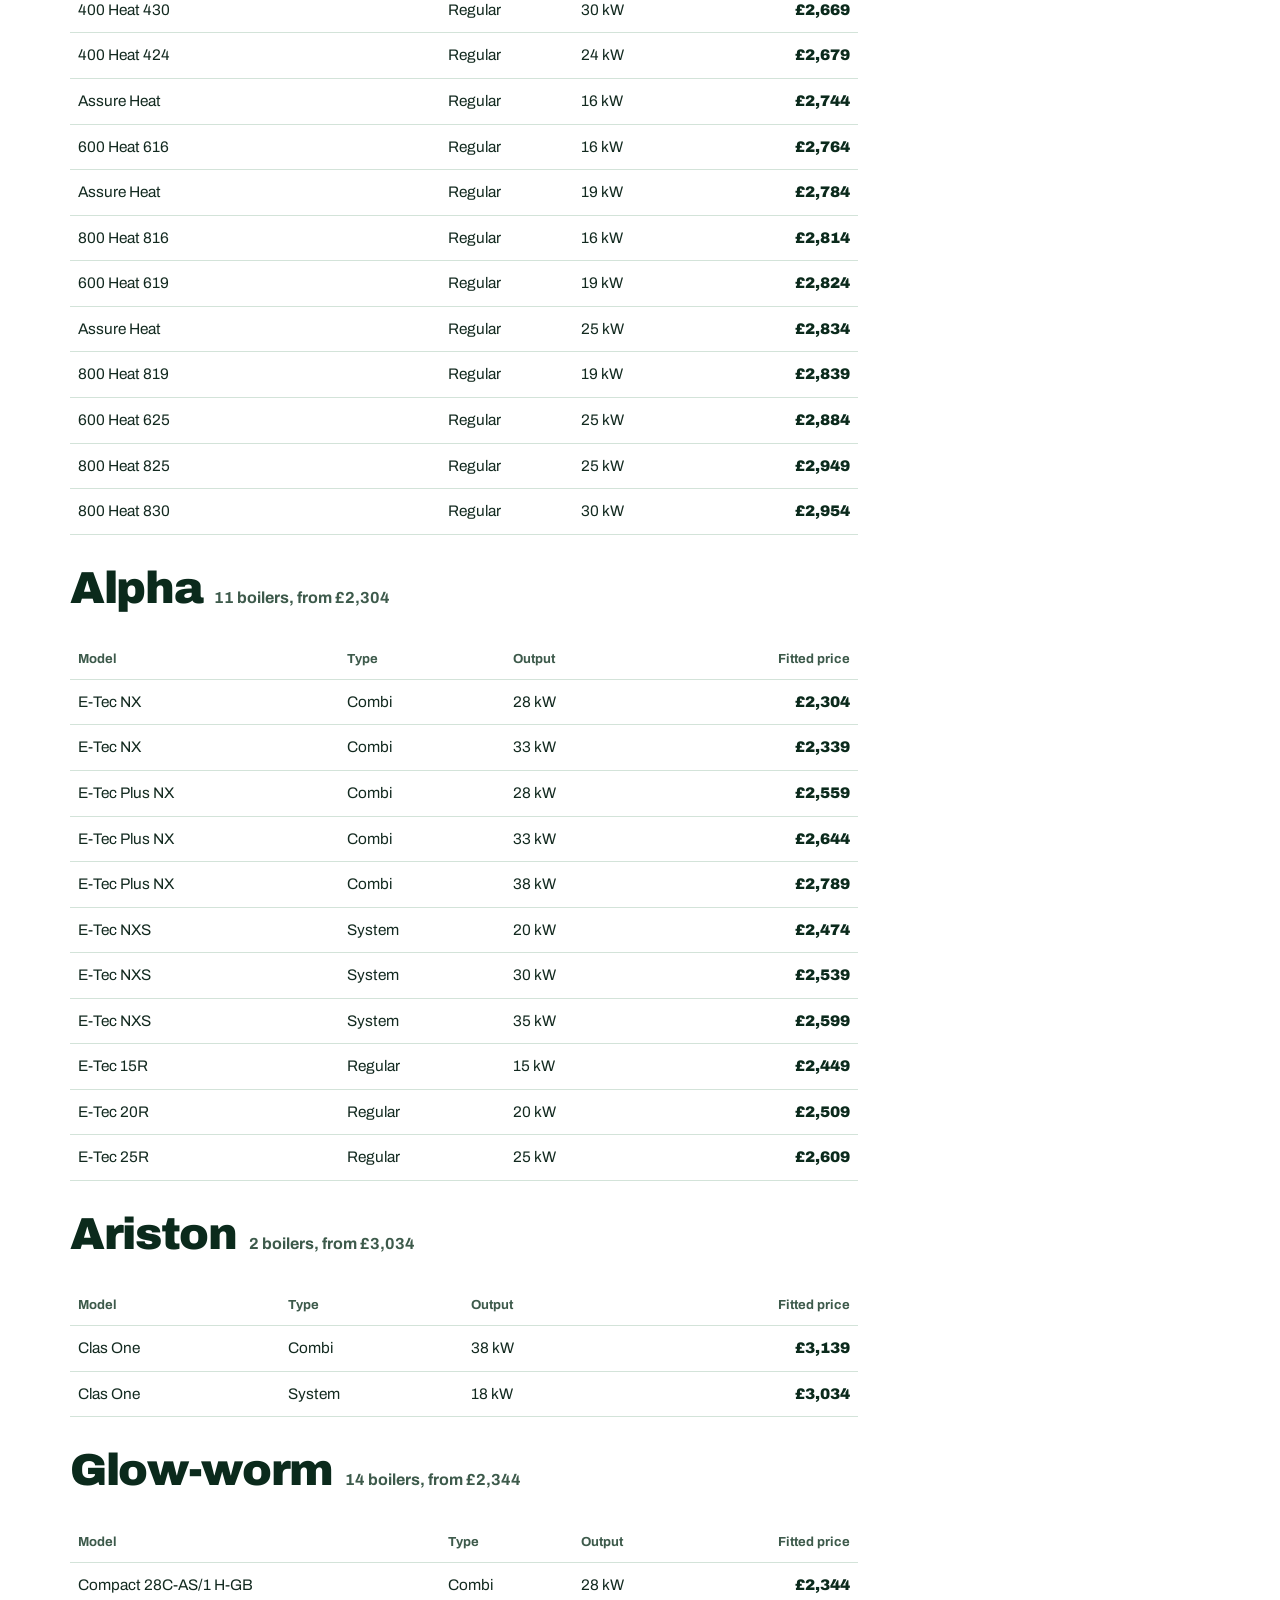
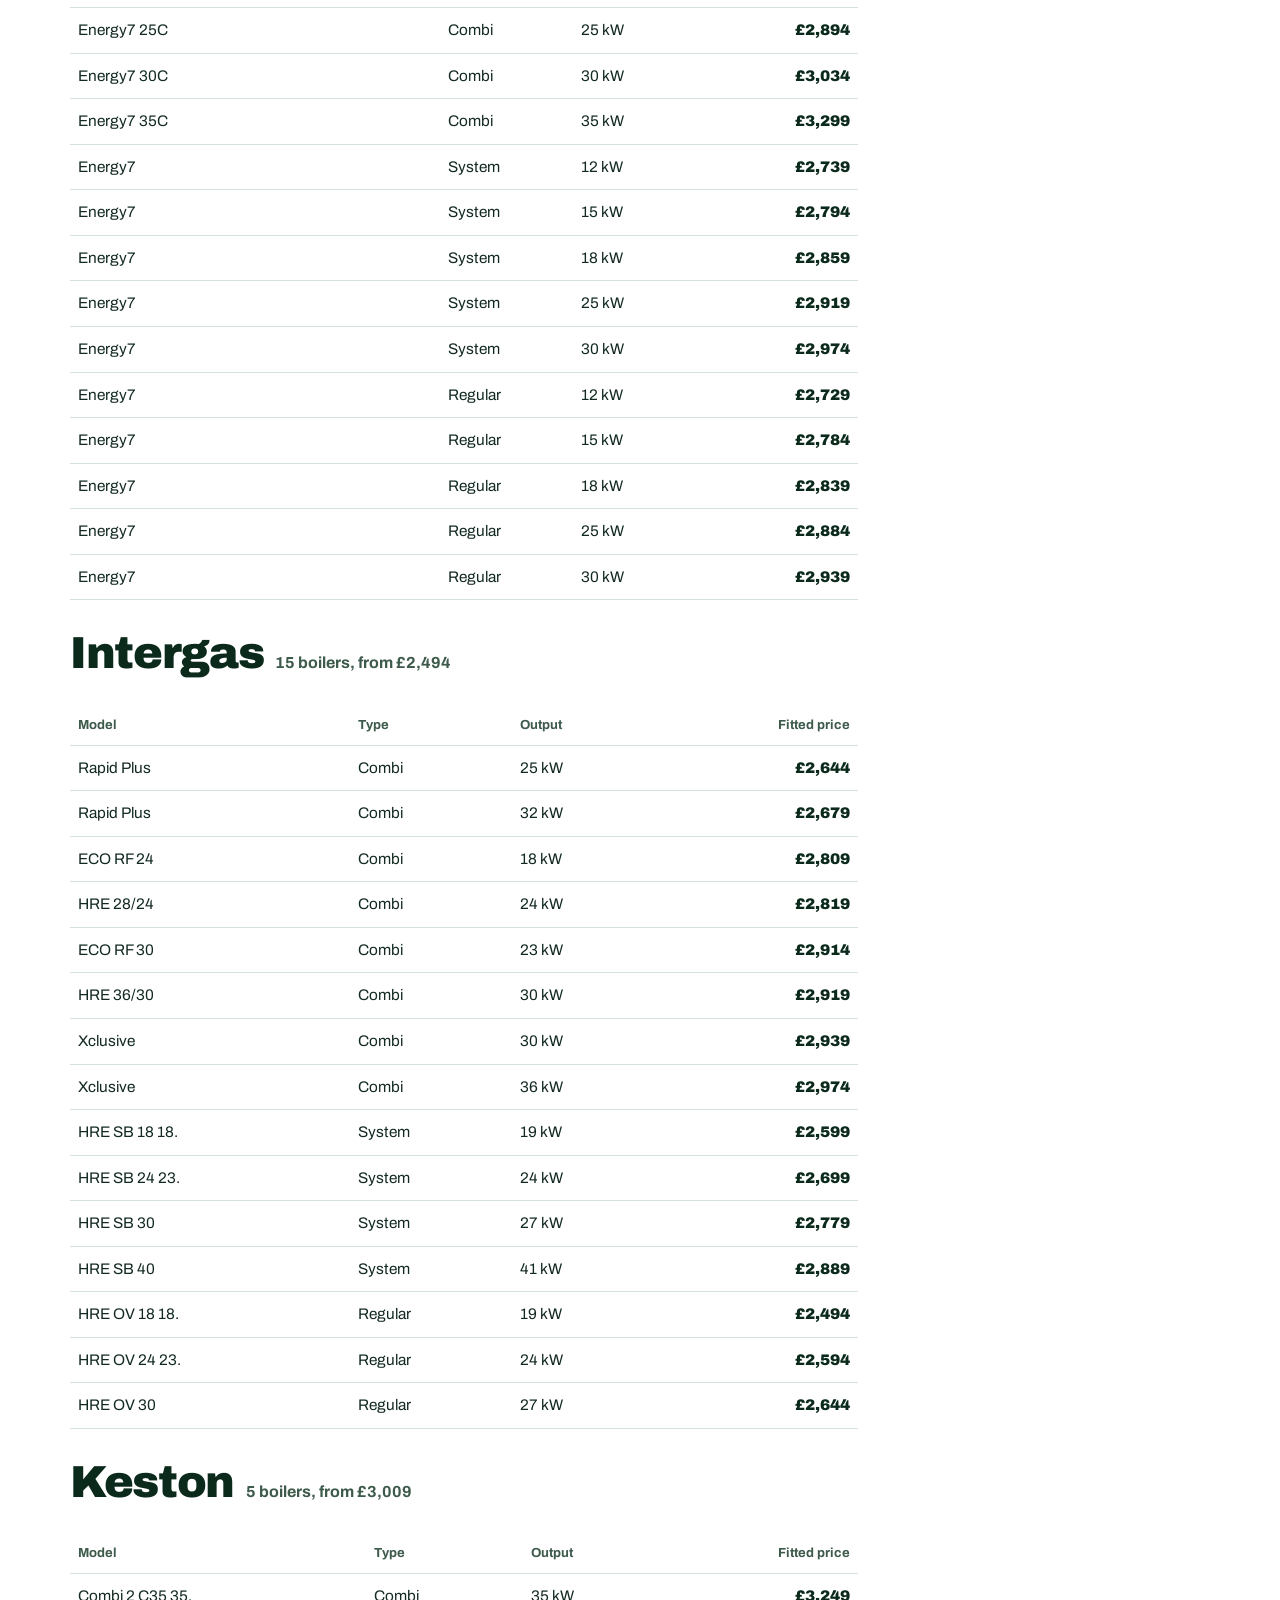
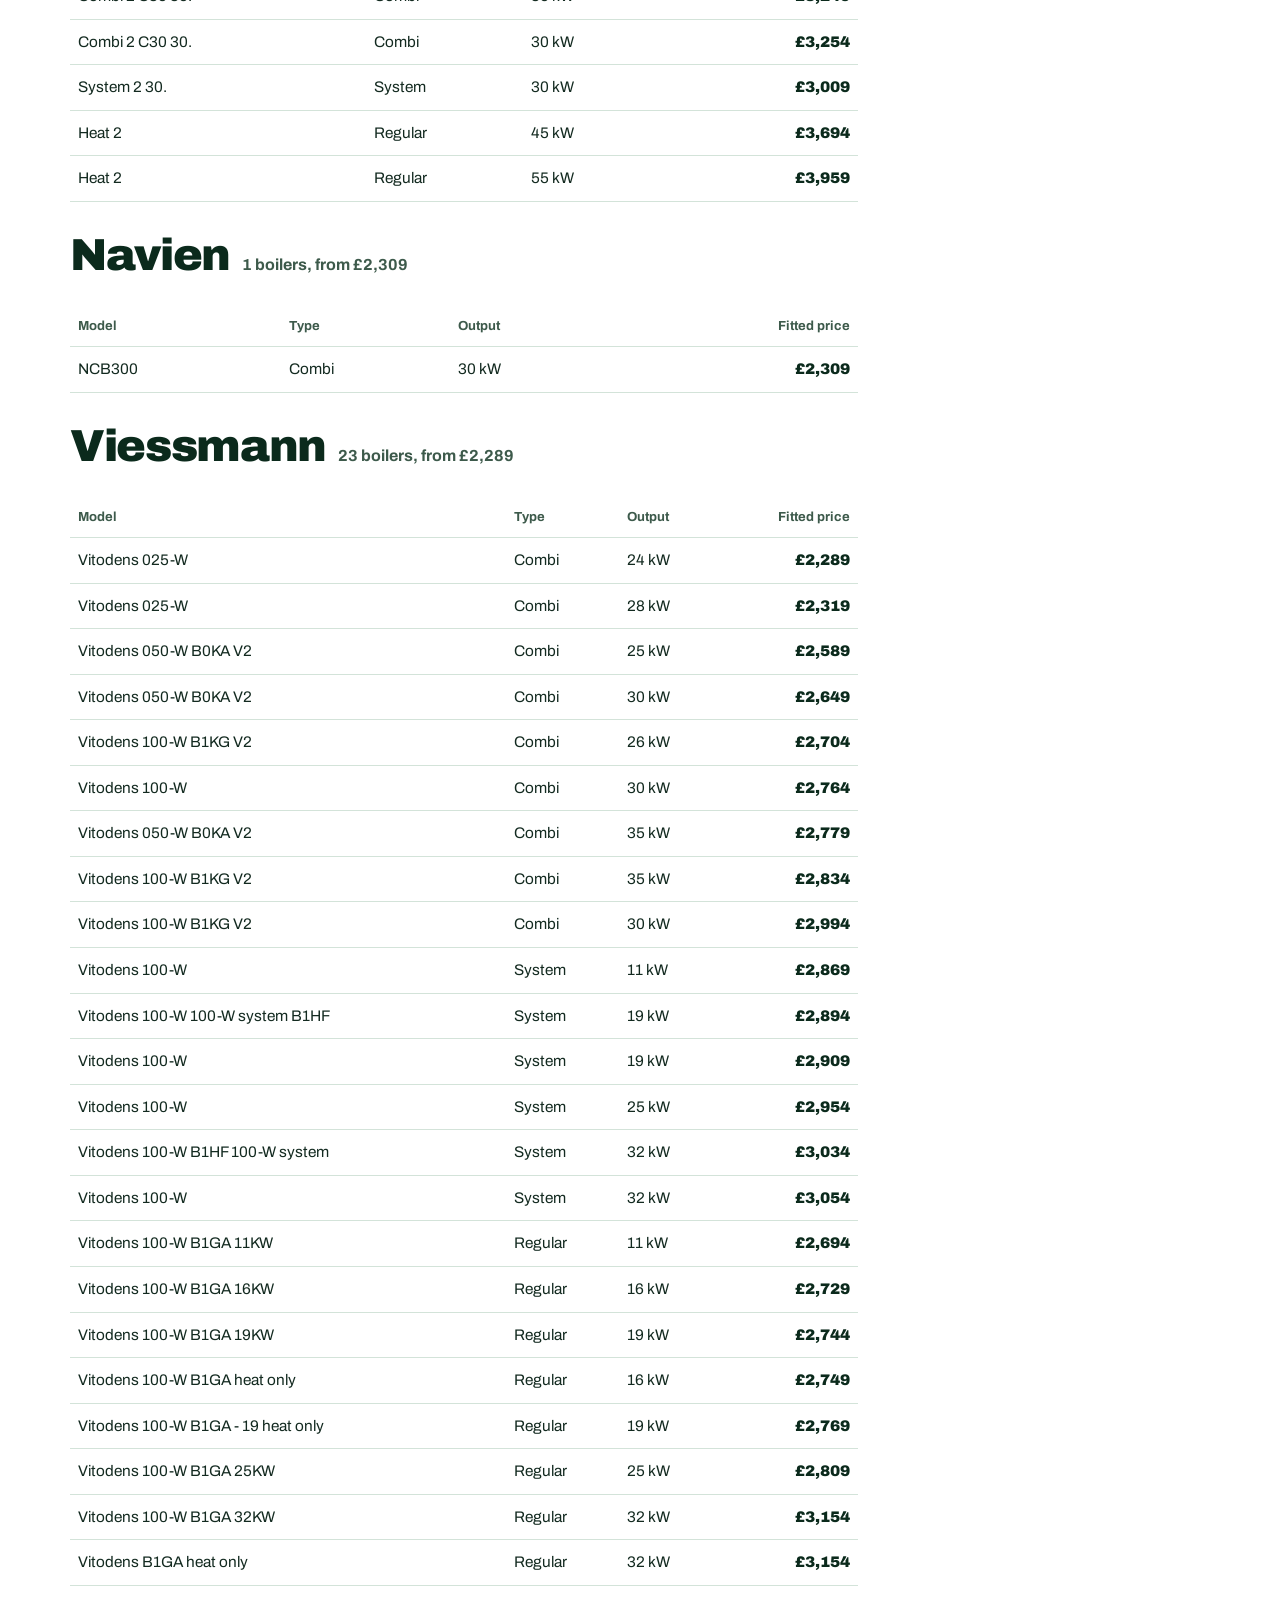
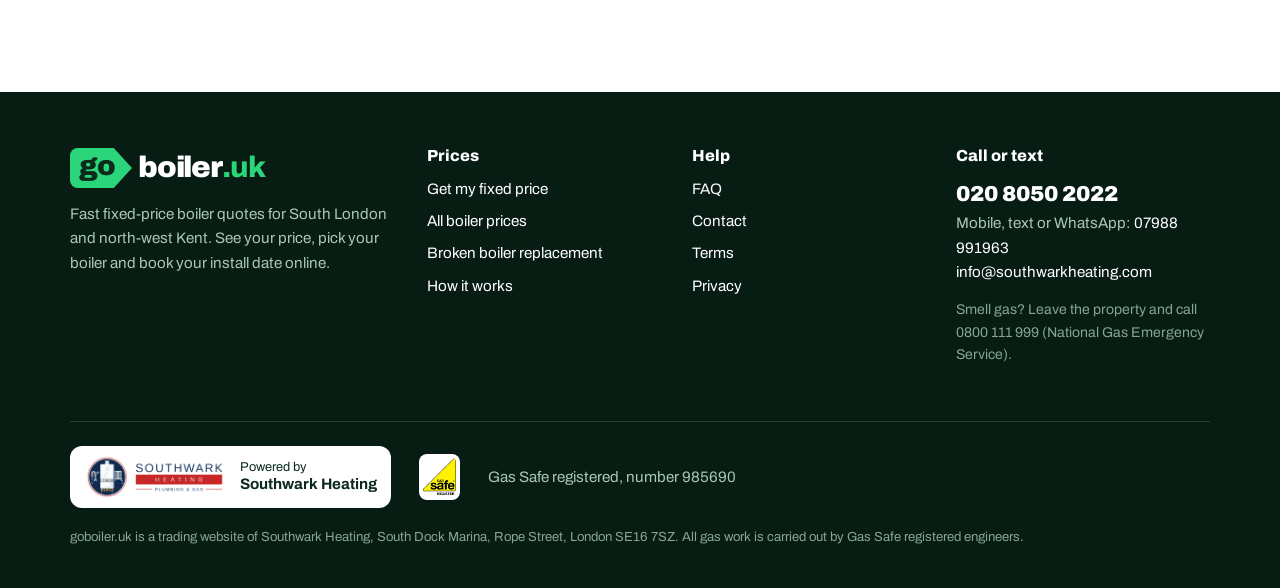
<file: boiler-prices.html>
<!DOCTYPE html>
<html lang="en-GB">
<head>
<meta charset="utf-8">
<meta name="viewport" content="width=device-width, initial-scale=1, viewport-fit=cover">
<title>Boiler Prices Fitted: Every Model Listed | goboiler.uk</title>
<meta name="description" content="Fitted prices for 266 gas boilers: Worcester Bosch, Vaillant, Ideal, Baxi, Viessmann, Intergas and more. Combi from £2,289, system from £2,474, regular from £2,449.">
<link rel="canonical" href="https://goboiler.uk/boiler-prices">
<meta property="og:type" content="website"><meta property="og:site_name" content="goboiler.uk">
<meta property="og:title" content="Boiler Prices Fitted: Every Model Listed | goboiler.uk"><meta property="og:description" content="Fitted prices for 266 gas boilers: Worcester Bosch, Vaillant, Ideal, Baxi, Viessmann, Intergas and more. Combi from £2,289, system from £2,474, regular from £2,449.">
<meta property="og:url" content="https://goboiler.uk/boiler-prices"><meta property="og:image" content="https://goboiler.uk/share.png"><meta property="og:image:width" content="1200"><meta property="og:image:height" content="630"><meta property="og:image:alt" content="goboiler.uk logo"><meta property="og:locale" content="en_GB">
<meta name="twitter:card" content="summary_large_image"><meta name="twitter:image" content="https://goboiler.uk/share.png">
<meta name="theme-color" content="#0B2A1C">
<link rel="icon" href="favicon.ico" sizes="48x48"><link rel="icon" type="image/png" sizes="32x32" href="favicon-32x32.png"><link rel="icon" type="image/png" sizes="192x192" href="favicon-192x192.png"><link rel="apple-touch-icon" href="apple-touch-icon.png"><link rel="manifest" href="site.webmanifest">
<link rel="preload" href="archivo.woff" as="font" type="font/woff" crossorigin>
<link rel="stylesheet" href="site.css">
<script type="application/ld+json">{"@context":"https://schema.org","@graph":[{"@type":"BreadcrumbList","itemListElement":[{"@type":"ListItem","position":1,"name":"Home","item":"https://goboiler.uk/"},{"@type":"ListItem","position":2,"name":"All boiler prices","item":"https://goboiler.uk/boiler-prices"}]},{"@type":"Service","name":"Boiler supply and installation price list","serviceType":"Boiler installation","description":"Fixed installed prices for every gas boiler we fit.","url":"https://goboiler.uk/boiler-prices","brand":{"@type":"Brand","name":"goboiler.uk"},"provider":{"@id":"https://southwarkheating.com/#business"},"areaServed":["South London","South East London","Bromley","Bexley","Kent"],"offers":{"@type":"AggregateOffer","priceCurrency":"GBP","lowPrice":2289,"highPrice":6134,"offerCount":266,"url":"https://goboiler.uk/boiler-quote"}}]}</script>
</head>
<body>
<a class="skip" href="#main">Skip to content</a><header class="top"><div class="wrap"><a class="logo" href="./" aria-label="goboiler.uk home"><span class="go"><svg class="tag" viewBox="0 0 176 112" aria-hidden="true" focusable="false" preserveAspectRatio="none"><path d="M22 0H124L176 56L124 112H22A22 22 0 0 1 0 90V22A22 22 0 0 1 22 0Z"/></svg><b>go</b></span><span class="wm">boiler<i>.uk</i></span></a>
<button class="menu-btn" type="button" aria-expanded="false" aria-controls="nav">Menu</button>
<nav id="nav" aria-label="Main"><ul><li><a href="boiler-quote">Get a price</a></li><li><a href="boiler-prices" aria-current="page">All boiler prices</a></li><li><a href="boiler-replacement">Broken boiler?</a></li><li><a href="how-it-works">How it works</a></li><li><a href="faq">FAQ</a></li><li><a href="contact">Contact</a></li></ul></nav>
<a class="hcall" href="tel:+442080502022">020 8050 2022</a>
</div></header>
<div class="mcall"><a href="boiler-quote">Get my price</a><a href="tel:+442080502022">Call 020 8050 2022</a></div><main id="main"><section class="pagehead"><div class="wrap"><p class="bc"><a href="./">Home</a> / All boiler prices</p><h1>Boiler prices, fitted</h1><p class="lead">Every boiler we fit, with its fixed installed price. 266 gas boilers from 11 makers. Prices updated October 2026.</p></div></section>
<section class="sec"><div class="wrap layout"><div>
<p class="lead" style="color:var(--text)">Prices are for a standard like-for-like installation and include fitting, a standard flue kit, a programmable thermostat and taking away your old boiler. Switching to a combi adds &pound;940, and moving the boiler adds from &pound;1,095. The <a href="boiler-quote">quote tool</a> tells you which boilers suit your home.</p>
<ul class="jump"><li><a href="#ideal">Ideal</a></li><li><a href="#vaillant">Vaillant</a></li><li><a href="#worcesterbosch">Worcester Bosch</a></li><li><a href="#baxi">Baxi</a></li><li><a href="#alpha">Alpha</a></li><li><a href="#ariston">Ariston</a></li><li><a href="#glowworm">Glow-worm</a></li><li><a href="#intergas">Intergas</a></li><li><a href="#keston">Keston</a></li><li><a href="#navien">Navien</a></li><li><a href="#viessmann">Viessmann</a></li></ul><section class="make" id="ideal"><h2>Ideal <small>81 boilers, from &pound;2,379</small></h2><div class="tblwrap"><table class="tbl"><thead><tr><th>Model</th><th>Type</th><th>Output</th><th class="p">Fitted price</th></tr></thead><tbody><tr><td>i-mini 2 C24</td><td>Combi</td><td>24 kW</td><td class="p">&pound;2,379</td></tr><tr><td>i-mini C30</td><td>Combi</td><td>30 kW</td><td class="p">&pound;2,424</td></tr><tr><td>i-mini C24</td><td>Combi</td><td>24 kW</td><td class="p">&pound;2,484</td></tr><tr><td>i-mini C35</td><td>Combi</td><td>35 kW</td><td class="p">&pound;2,499</td></tr><tr><td>i-mini C30</td><td>Combi</td><td>30 kW</td><td class="p">&pound;2,554</td></tr><tr><td>Logic Combi 2 C24</td><td>Combi</td><td>24 kW</td><td class="p">&pound;2,644</td></tr><tr><td>Logic Combi ESP1</td><td>Combi</td><td>24 kW</td><td class="p">&pound;2,644</td></tr><tr><td>Logic+ Combi 2 C24</td><td>Combi</td><td>24 kW</td><td class="p">&pound;2,684</td></tr><tr><td>Logic Combi 2 C30</td><td>Combi</td><td>30 kW</td><td class="p">&pound;2,759</td></tr><tr><td>Logic Combi ESP1</td><td>Combi</td><td>30 kW</td><td class="p">&pound;2,759</td></tr><tr><td>Logic+ Combi 2 C30</td><td>Combi</td><td>30 kW</td><td class="p">&pound;2,774</td></tr><tr><td>Logic+ Combi 2 C24</td><td>Combi</td><td>24 kW</td><td class="p">&pound;2,834</td></tr><tr><td>Logic Max Combi 2 C24</td><td>Combi</td><td>24 kW</td><td class="p">&pound;2,849</td></tr><tr><td>Logic Max Combi2 C30</td><td>Combi</td><td>30 kW</td><td class="p">&pound;2,858</td></tr><tr><td>Logic Max Combi 2 C30</td><td>Combi</td><td>30 kW</td><td class="p">&pound;2,858</td></tr><tr><td>Logic Combi 2 C35</td><td>Combi</td><td>35 kW</td><td class="p">&pound;2,899</td></tr><tr><td>Logic+ Combi 2 C35</td><td>Combi</td><td>35 kW</td><td class="p">&pound;2,939</td></tr><tr><td>Logic+ Combi 2 C30</td><td>Combi</td><td>30 kW</td><td class="p">&pound;2,959</td></tr><tr><td>Vogue Combi Gen2 C26</td><td>Combi</td><td>26 kW</td><td class="p">&pound;2,964</td></tr><tr><td>Vogue Max Combi C26</td><td>Combi</td><td>26 kW</td><td class="p">&pound;3,044</td></tr><tr><td>Vogue Combi Gen2 C32</td><td>Combi</td><td>32 kW</td><td class="p">&pound;3,069</td></tr><tr><td>Logic+ Combi 2 C35</td><td>Combi</td><td>35 kW</td><td class="p">&pound;3,129</td></tr><tr><td>Logic Code Combi ESP1</td><td>Combi</td><td>26 kW</td><td class="p">&pound;3,139</td></tr><tr><td>Vogue Max Combi C32</td><td>Combi</td><td>32 kW</td><td class="p">&pound;3,164</td></tr><tr><td>Logic Max Combi2 C35</td><td>Combi</td><td>35 kW</td><td class="p">&pound;3,174</td></tr><tr><td>Logic Max Combi 2 C35</td><td>Combi</td><td>35 kW</td><td class="p">&pound;3,174</td></tr><tr><td>Logic Code Combi ESP1</td><td>Combi</td><td>33 kW</td><td class="p">&pound;3,249</td></tr><tr><td>Vogue Combi Gen2 C40</td><td>Combi</td><td>40 kW</td><td class="p">&pound;3,254</td></tr><tr><td>Vogue Max Combi C40</td><td>Combi</td><td>40 kW</td><td class="p">&pound;3,309</td></tr><tr><td>Logic Code Combi ESP1</td><td>Combi</td><td>38 kW</td><td class="p">&pound;3,424</td></tr><tr><td>Logic System2 S15</td><td>System</td><td>15 kW</td><td class="p">&pound;2,649</td></tr><tr><td>Logic System2 S18</td><td>System</td><td>18 kW</td><td class="p">&pound;2,684</td></tr><tr><td>Logic System2 S24</td><td>System</td><td>24 kW</td><td class="p">&pound;2,724</td></tr><tr><td>Logic System2 S30</td><td>System</td><td>30 kW</td><td class="p">&pound;2,764</td></tr><tr><td>Vogue Gen2 System</td><td>System</td><td>15 kW</td><td class="p">&pound;2,849</td></tr><tr><td>Logic+ System 2 S15</td><td>System</td><td>15 kW</td><td class="p">&pound;2,884</td></tr><tr><td>Logic+ System S18</td><td>System</td><td>18 kW</td><td class="p">&pound;2,929</td></tr><tr><td>Logic MAX System2</td><td>System</td><td>15 kW</td><td class="p">&pound;2,939</td></tr><tr><td>Vogue MAX System</td><td>System</td><td>15 kW</td><td class="p">&pound;2,944</td></tr><tr><td>Logic Max System2 S15</td><td>System</td><td>15 kW</td><td class="p">&pound;2,954</td></tr><tr><td>Logic+ System2 S24</td><td>System</td><td>24 kW</td><td class="p">&pound;2,969</td></tr><tr><td>Logic+ System2</td><td>System</td><td>18 kW</td><td class="p">&pound;2,974</td></tr><tr><td>Logic MAX System2</td><td>System</td><td>18 kW</td><td class="p">&pound;2,989</td></tr><tr><td>Logic Max System2 S18</td><td>System</td><td>18 kW</td><td class="p">&pound;2,994</td></tr><tr><td>Vogue Gen2 System</td><td>System</td><td>18 kW</td><td class="p">&pound;3,019</td></tr><tr><td>Logic+ System2</td><td>System</td><td>24 kW</td><td class="p">&pound;3,024</td></tr><tr><td>Logic+ System S30</td><td>System</td><td>30 kW</td><td class="p">&pound;3,024</td></tr><tr><td>Logic MAX System2</td><td>System</td><td>24 kW</td><td class="p">&pound;3,034</td></tr><tr><td>Logic Max System2 S30</td><td>System</td><td>30 kW</td><td class="p">&pound;3,059</td></tr><tr><td>Logic+ System2</td><td>System</td><td>30 kW</td><td class="p">&pound;3,074</td></tr><tr><td>Logic MAX System2</td><td>System</td><td>30 kW</td><td class="p">&pound;3,084</td></tr><tr><td>Vogue MAX System</td><td>System</td><td>18 kW</td><td class="p">&pound;3,094</td></tr><tr><td>Vogue Gen2 System</td><td>System</td><td>26 kW</td><td class="p">&pound;3,109</td></tr><tr><td>Vogue Gen2 System</td><td>System</td><td>32 kW</td><td class="p">&pound;3,204</td></tr><tr><td>Vogue MAX System</td><td>System</td><td>26 kW</td><td class="p">&pound;3,234</td></tr><tr><td>Vogue MAX System</td><td>System</td><td>32 kW</td><td class="p">&pound;3,334</td></tr><tr><td>Logic Heat2 H12</td><td>Regular</td><td>12 kW</td><td class="p">&pound;2,549</td></tr><tr><td>Logic Heat2 H15</td><td>Regular</td><td>15 kW</td><td class="p">&pound;2,589</td></tr><tr><td>Logic Heat2 H18</td><td>Regular</td><td>18 kW</td><td class="p">&pound;2,629</td></tr><tr><td>Logic Heat2 H24</td><td>Regular</td><td>24 kW</td><td class="p">&pound;2,669</td></tr><tr><td>Logic + Heat2 H12</td><td>Regular</td><td>12 kW</td><td class="p">&pound;2,754</td></tr><tr><td>Logic+ Heat H12 heat</td><td>Regular</td><td>12 kW</td><td class="p">&pound;2,764</td></tr><tr><td>Logic Heat2 H30</td><td>Regular</td><td>30 kW</td><td class="p">&pound;2,799</td></tr><tr><td>Logic + Heat2 H15</td><td>Regular</td><td>15 kW</td><td class="p">&pound;2,804</td></tr><tr><td>Logic MAX Heat2 H12</td><td>Regular</td><td>12 kW</td><td class="p">&pound;2,824</td></tr><tr><td>Logic + Heat2 H18</td><td>Regular</td><td>18 kW</td><td class="p">&pound;2,854</td></tr><tr><td>Logic+ Heat H18</td><td>Regular</td><td>18 kW</td><td class="p">&pound;2,864</td></tr><tr><td>Logic MAX Heat2 H15</td><td>Regular</td><td>15 kW</td><td class="p">&pound;2,874</td></tr><tr><td>Logic Max Heat2 H15</td><td>Regular</td><td>15 kW</td><td class="p">&pound;2,899</td></tr><tr><td>Logic + Heat2 H24</td><td>Regular</td><td>24 kW</td><td class="p">&pound;2,904</td></tr><tr><td>Logic MAX Heat2 H18</td><td>Regular</td><td>18 kW</td><td class="p">&pound;2,919</td></tr><tr><td>Logic+ Heat H24</td><td>Regular</td><td>24 kW</td><td class="p">&pound;2,924</td></tr><tr><td>Logic Max Heat2 H18</td><td>Regular</td><td>18 kW</td><td class="p">&pound;2,939</td></tr><tr><td>Logic MAX Heat2 H24</td><td>Regular</td><td>24 kW</td><td class="p">&pound;2,969</td></tr><tr><td>Logic + Heat2 H30</td><td>Regular</td><td>30 kW</td><td class="p">&pound;3,069</td></tr><tr><td>Logic MAX Heat2 H30</td><td>Regular</td><td>30 kW</td><td class="p">&pound;3,124</td></tr><tr><td>Logic Max Heat2 H30</td><td>Regular</td><td>30 kW</td><td class="p">&pound;3,124</td></tr><tr><td>Mexico HE HE18</td><td>Regular</td><td>18 kW</td><td class="p">&pound;3,624</td></tr><tr><td>Mexico HE HE24</td><td>Regular</td><td>24 kW</td><td class="p">&pound;4,339</td></tr><tr><td>Mexico HE HE30</td><td>Regular</td><td>30 kW</td><td class="p">&pound;4,929</td></tr><tr><td>Mexico HE HE36</td><td>Regular</td><td>36 kW</td><td class="p">&pound;6,134</td></tr></tbody></table></div></section><section class="make" id="vaillant"><h2>Vaillant <small>38 boilers, from &pound;2,594</small></h2><div class="tblwrap"><table class="tbl"><thead><tr><th>Model</th><th>Type</th><th>Output</th><th class="p">Fitted price</th></tr></thead><tbody><tr><td>ecoTEC pro</td><td>Combi</td><td>24 kW</td><td class="p">&pound;2,644</td></tr><tr><td>ecoTEC sustain</td><td>Combi</td><td>24 kW</td><td class="p">&pound;2,684</td></tr><tr><td>ecoFIT pure 825</td><td>Combi</td><td>25 kW</td><td class="p">&pound;2,709</td></tr><tr><td>ecoTEC pro</td><td>Combi</td><td>28 kW</td><td class="p">&pound;2,709</td></tr><tr><td>ecoTEC pro</td><td>Combi</td><td>30 kW</td><td class="p">&pound;2,754</td></tr><tr><td>ecoFIT pure 830</td><td>Combi</td><td>30 kW</td><td class="p">&pound;2,839</td></tr><tr><td>ecoTEC sustain</td><td>Combi</td><td>28 kW</td><td class="p">&pound;2,854</td></tr><tr><td>ecoFIT pure 835</td><td>Combi</td><td>35 kW</td><td class="p">&pound;2,964</td></tr><tr><td>ecoTEC sustain</td><td>Combi</td><td>34 kW</td><td class="p">&pound;3,014</td></tr><tr><td>ecoTEC plus 826</td><td>Combi</td><td>26 kW</td><td class="p">&pound;3,079</td></tr><tr><td>ecoTEC plus 832</td><td>Combi</td><td>32 kW</td><td class="p">&pound;3,229</td></tr><tr><td>ecoTEC plus 836 29.</td><td>Combi</td><td>30 kW</td><td class="p">&pound;3,319</td></tr><tr><td>ecoTEC</td><td>Combi</td><td>26 kW</td><td class="p">&pound;3,364</td></tr><tr><td>ecoTEC plus 840 29.</td><td>Combi</td><td>30 kW</td><td class="p">&pound;3,629</td></tr><tr><td>ecoTEC plus 940 29.</td><td>Combi</td><td>30 kW</td><td class="p">&pound;4,034</td></tr><tr><td>ecoFIT pure</td><td>System</td><td>12 kW</td><td class="p">&pound;2,764</td></tr><tr><td>ecoFIT pure 15kW System</td><td>System</td><td>15 kW</td><td class="p">&pound;2,849</td></tr><tr><td>ecoTEC plus</td><td>System</td><td>10 kW</td><td class="p">&pound;2,929</td></tr><tr><td>ecoFIT pure 18kW System</td><td>System</td><td>18 kW</td><td class="p">&pound;2,964</td></tr><tr><td>ecoTEC plus</td><td>System</td><td>15 kW</td><td class="p">&pound;2,989</td></tr><tr><td>ecoFIT pure 25kW System</td><td>System</td><td>25 kW</td><td class="p">&pound;3,114</td></tr><tr><td>ecoTEC plus</td><td>System</td><td>20 kW</td><td class="p">&pound;3,139</td></tr><tr><td>ecoFIT pure 30kW System</td><td>System</td><td>30 kW</td><td class="p">&pound;3,244</td></tr><tr><td>ecoTEC plus</td><td>System</td><td>25 kW</td><td class="p">&pound;3,334</td></tr><tr><td>ecoTEC plus</td><td>System</td><td>30 kW</td><td class="p">&pound;3,469</td></tr><tr><td>ecoTEC plus</td><td>System</td><td>35 kW</td><td class="p">&pound;3,679</td></tr><tr><td>ecoFIT pure 412 (heat only)</td><td>Regular</td><td>12 kW</td><td class="p">&pound;2,594</td></tr><tr><td>ecoTEC plus 412</td><td>Regular</td><td>12 kW</td><td class="p">&pound;2,624</td></tr><tr><td>ecoFIT pure 415 (heat only)</td><td>Regular</td><td>15 kW</td><td class="p">&pound;2,649</td></tr><tr><td>ecoTEC plus 415</td><td>Regular</td><td>15 kW</td><td class="p">&pound;2,739</td></tr><tr><td>ecoFIT pure 418 (heat only)</td><td>Regular</td><td>18 kW</td><td class="p">&pound;2,744</td></tr><tr><td>ecoFIT pure 425 (heat only)</td><td>Regular</td><td>25 kW</td><td class="p">&pound;2,834</td></tr><tr><td>ecoTEC plus 418</td><td>Regular</td><td>18 kW</td><td class="p">&pound;2,849</td></tr><tr><td>ecoFIT pure 430 (heat only)</td><td>Regular</td><td>30 kW</td><td class="p">&pound;2,904</td></tr><tr><td>ecoTEC plus 424</td><td>Regular</td><td>24 kW</td><td class="p">&pound;2,919</td></tr><tr><td>ecoTEC plus 430</td><td>Regular</td><td>30 kW</td><td class="p">&pound;2,994</td></tr><tr><td>ecoFIT pure 435</td><td>Regular</td><td>35 kW</td><td class="p">&pound;3,509</td></tr><tr><td>ecoTEC plus 435</td><td>Regular</td><td>35 kW</td><td class="p">&pound;3,559</td></tr></tbody></table></div></section><section class="make" id="worcesterbosch"><h2>Worcester Bosch <small>41 boilers, from &pound;2,294</small></h2><div class="tblwrap"><table class="tbl"><thead><tr><th>Model</th><th>Type</th><th>Output</th><th class="p">Fitted price</th></tr></thead><tbody><tr><td>Greenstar 1000 GR1000W</td><td>Combi</td><td>24 kW</td><td class="p">&pound;2,294</td></tr><tr><td>Greenstar 1000 GR1000W</td><td>Combi</td><td>30 kW</td><td class="p">&pound;2,354</td></tr><tr><td>Greenstar 2000 GR2301IW</td><td>Combi</td><td>24 kW</td><td class="p">&pound;2,454</td></tr><tr><td>Greenstar 2000 GR2301IW</td><td>Combi</td><td>30 kW</td><td class="p">&pound;2,559</td></tr><tr><td>Greenstar CDi Compact 28CDi</td><td>Combi</td><td>28 kW</td><td class="p">&pound;2,764</td></tr><tr><td>Greenstar 4000</td><td>Combi</td><td>25 kW</td><td class="p">&pound;2,833</td></tr><tr><td>Greenstar CDi Compact 32CDi</td><td>Combi</td><td>32 kW</td><td class="p">&pound;2,899</td></tr><tr><td>Greenstar 4000</td><td>Combi</td><td>30 kW</td><td class="p">&pound;2,933</td></tr><tr><td>Greenstar 8000+</td><td>Combi</td><td>32 kW</td><td class="p">&pound;3,034</td></tr><tr><td>Greenstar CDi Compact</td><td>Combi</td><td>36 kW</td><td class="p">&pound;3,169</td></tr><tr><td>Greenstar 8000+ Style</td><td>Combi</td><td>32 kW</td><td class="p">&pound;3,209</td></tr><tr><td>Greenstar 8000+</td><td>Combi</td><td>36 kW</td><td class="p">&pound;3,209</td></tr><tr><td>Greenstar 8000+ Style</td><td>Combi</td><td>36 kW</td><td class="p">&pound;3,349</td></tr><tr><td>Greenstar 8000+</td><td>Combi</td><td>40 kW</td><td class="p">&pound;3,369</td></tr><tr><td>Greenstar 8000+</td><td>Combi</td><td>45 kW</td><td class="p">&pound;3,809</td></tr><tr><td>Greenstar 8000 F 33.</td><td>Combi</td><td>34 kW</td><td class="p">&pound;3,964</td></tr><tr><td>Greenstar 8000+</td><td>Combi</td><td>50 kW</td><td class="p">&pound;4,139</td></tr><tr><td>Greenstar 8000 F 47.</td><td>Combi</td><td>48 kW</td><td class="p">&pound;4,394</td></tr><tr><td>Greenstar 4000</td><td>System</td><td>12 kW</td><td class="p">&pound;2,744</td></tr><tr><td>Greenstar 4000 15kW System</td><td>System</td><td>15 kW</td><td class="p">&pound;2,809</td></tr><tr><td>Greenstar 4000 18kW System</td><td>System</td><td>18 kW</td><td class="p">&pound;2,849</td></tr><tr><td>Greenstar 4000</td><td>System</td><td>21 kW</td><td class="p">&pound;2,919</td></tr><tr><td>Greenstar 4000 24kW System</td><td>System</td><td>24 kW</td><td class="p">&pound;2,979</td></tr><tr><td>Greenstar i Compact</td><td>System</td><td>27 kW</td><td class="p">&pound;2,994</td></tr><tr><td>Greenstar i Compact 30kW System</td><td>System</td><td>30 kW</td><td class="p">&pound;3,039</td></tr><tr><td>Greenstar 8000+</td><td>System</td><td>30 kW</td><td class="p">&pound;3,159</td></tr><tr><td>Greenstar 8000+</td><td>System</td><td>35 kW</td><td class="p">&pound;3,319</td></tr><tr><td>Greenstar Ri</td><td>Regular</td><td>12 kW</td><td class="p">&pound;2,599</td></tr><tr><td>Greenstar Ri</td><td>Regular</td><td>15 kW</td><td class="p">&pound;2,644</td></tr><tr><td>Greenstar Ri</td><td>Regular</td><td>18 kW</td><td class="p">&pound;2,719</td></tr><tr><td>Greenstar Ri</td><td>Regular</td><td>21 kW</td><td class="p">&pound;2,739</td></tr><tr><td>Greenstar Ri</td><td>Regular</td><td>24 kW</td><td class="p">&pound;2,774</td></tr><tr><td>Greenstar Ri</td><td>Regular</td><td>27 kW</td><td class="p">&pound;2,879</td></tr><tr><td>Greenstar Ri</td><td>Regular</td><td>30 kW</td><td class="p">&pound;2,964</td></tr><tr><td>Greenstar 8000+</td><td>Regular</td><td>30 kW</td><td class="p">&pound;3,114</td></tr><tr><td>Greenstar 8000+</td><td>Regular</td><td>35 kW</td><td class="p">&pound;3,389</td></tr><tr><td>Greenstar 8000F 34.</td><td>Regular</td><td>34 kW</td><td class="p">&pound;3,424</td></tr><tr><td>Greenstar 8000+</td><td>Regular</td><td>40 kW</td><td class="p">&pound;3,659</td></tr><tr><td>Greenstar 8000F 47.</td><td>Regular</td><td>48 kW</td><td class="p">&pound;3,964</td></tr><tr><td>Greenstar 8000+</td><td>Regular</td><td>45 kW</td><td class="p">&pound;4,009</td></tr><tr><td>Greenstar 8000+</td><td>Regular</td><td>50 kW</td><td class="p">&pound;4,294</td></tr></tbody></table></div></section><section class="make" id="baxi"><h2>Baxi <small>35 boilers, from &pound;2,319</small></h2><div class="tblwrap"><table class="tbl"><thead><tr><th>Model</th><th>Type</th><th>Output</th><th class="p">Fitted price</th></tr></thead><tbody><tr><td>400 Combi 2.1 424</td><td>Combi</td><td>24 kW</td><td class="p">&pound;2,319</td></tr><tr><td>400 Combi 2.1 430</td><td>Combi</td><td>30 kW</td><td class="p">&pound;2,359</td></tr><tr><td>400 Combi 2.1 436</td><td>Combi</td><td>36 kW</td><td class="p">&pound;2,449</td></tr><tr><td>600 Combi 2 624</td><td>Combi</td><td>24 kW</td><td class="p">&pound;2,454</td></tr><tr><td>600 Combi 2 630</td><td>Combi</td><td>30 kW</td><td class="p">&pound;2,554</td></tr><tr><td>600 Combi 2 636</td><td>Combi</td><td>36 kW</td><td class="p">&pound;2,729</td></tr><tr><td>800 Combi 2 824</td><td>Combi</td><td>24 kW</td><td class="p">&pound;2,809</td></tr><tr><td>800 Combi 2 830</td><td>Combi</td><td>30 kW</td><td class="p">&pound;2,944</td></tr><tr><td>Assure 500 Combi 2 524</td><td>Combi</td><td>24 kW</td><td class="p">&pound;2,994</td></tr><tr><td>800 Combi 2 836</td><td>Combi</td><td>36 kW</td><td class="p">&pound;3,069</td></tr><tr><td>Assure 500 Combi 2 530</td><td>Combi</td><td>30 kW</td><td class="p">&pound;3,159</td></tr><tr><td>Assure 500 Combi 2 536</td><td>Combi</td><td>36 kW</td><td class="p">&pound;3,334</td></tr><tr><td>800 System 2 828</td><td>System</td><td>18 kW</td><td class="p">&pound;2,774</td></tr><tr><td>800 System 2 824</td><td>System</td><td>24 kW</td><td class="p">&pound;2,929</td></tr><tr><td>600 System 2 615</td><td>System</td><td>15 kW</td><td class="p">&pound;2,974</td></tr><tr><td>Assure 500 System 2 515</td><td>System</td><td>15 kW</td><td class="p">&pound;3,009</td></tr><tr><td>600 System 2 618</td><td>System</td><td>18 kW</td><td class="p">&pound;3,014</td></tr><tr><td>Assure 500 System 2 518</td><td>System</td><td>18 kW</td><td class="p">&pound;3,034</td></tr><tr><td>800 System 2 830</td><td>System</td><td>30 kW</td><td class="p">&pound;3,044</td></tr><tr><td>Assure 500 System 2 524</td><td>System</td><td>24 kW</td><td class="p">&pound;3,079</td></tr><tr><td>600 System 2 624</td><td>System</td><td>24 kW</td><td class="p">&pound;3,149</td></tr><tr><td>400 Heat 415</td><td>Regular</td><td>15 kW</td><td class="p">&pound;2,554</td></tr><tr><td>400 Heat 418</td><td>Regular</td><td>18 kW</td><td class="p">&pound;2,589</td></tr><tr><td>400 Heat 430</td><td>Regular</td><td>30 kW</td><td class="p">&pound;2,669</td></tr><tr><td>400 Heat 424</td><td>Regular</td><td>24 kW</td><td class="p">&pound;2,679</td></tr><tr><td>Assure Heat</td><td>Regular</td><td>16 kW</td><td class="p">&pound;2,744</td></tr><tr><td>600 Heat 616</td><td>Regular</td><td>16 kW</td><td class="p">&pound;2,764</td></tr><tr><td>Assure Heat</td><td>Regular</td><td>19 kW</td><td class="p">&pound;2,784</td></tr><tr><td>800 Heat 816</td><td>Regular</td><td>16 kW</td><td class="p">&pound;2,814</td></tr><tr><td>600 Heat 619</td><td>Regular</td><td>19 kW</td><td class="p">&pound;2,824</td></tr><tr><td>Assure Heat</td><td>Regular</td><td>25 kW</td><td class="p">&pound;2,834</td></tr><tr><td>800 Heat 819</td><td>Regular</td><td>19 kW</td><td class="p">&pound;2,839</td></tr><tr><td>600 Heat 625</td><td>Regular</td><td>25 kW</td><td class="p">&pound;2,884</td></tr><tr><td>800 Heat 825</td><td>Regular</td><td>25 kW</td><td class="p">&pound;2,949</td></tr><tr><td>800 Heat 830</td><td>Regular</td><td>30 kW</td><td class="p">&pound;2,954</td></tr></tbody></table></div></section><section class="make" id="alpha"><h2>Alpha <small>11 boilers, from &pound;2,304</small></h2><div class="tblwrap"><table class="tbl"><thead><tr><th>Model</th><th>Type</th><th>Output</th><th class="p">Fitted price</th></tr></thead><tbody><tr><td>E-Tec NX</td><td>Combi</td><td>28 kW</td><td class="p">&pound;2,304</td></tr><tr><td>E-Tec NX</td><td>Combi</td><td>33 kW</td><td class="p">&pound;2,339</td></tr><tr><td>E-Tec Plus NX</td><td>Combi</td><td>28 kW</td><td class="p">&pound;2,559</td></tr><tr><td>E-Tec Plus NX</td><td>Combi</td><td>33 kW</td><td class="p">&pound;2,644</td></tr><tr><td>E-Tec Plus NX</td><td>Combi</td><td>38 kW</td><td class="p">&pound;2,789</td></tr><tr><td>E-Tec NXS</td><td>System</td><td>20 kW</td><td class="p">&pound;2,474</td></tr><tr><td>E-Tec NXS</td><td>System</td><td>30 kW</td><td class="p">&pound;2,539</td></tr><tr><td>E-Tec NXS</td><td>System</td><td>35 kW</td><td class="p">&pound;2,599</td></tr><tr><td>E-Tec 15R</td><td>Regular</td><td>15 kW</td><td class="p">&pound;2,449</td></tr><tr><td>E-Tec 20R</td><td>Regular</td><td>20 kW</td><td class="p">&pound;2,509</td></tr><tr><td>E-Tec 25R</td><td>Regular</td><td>25 kW</td><td class="p">&pound;2,609</td></tr></tbody></table></div></section><section class="make" id="ariston"><h2>Ariston <small>2 boilers, from &pound;3,034</small></h2><div class="tblwrap"><table class="tbl"><thead><tr><th>Model</th><th>Type</th><th>Output</th><th class="p">Fitted price</th></tr></thead><tbody><tr><td>Clas One</td><td>Combi</td><td>38 kW</td><td class="p">&pound;3,139</td></tr><tr><td>Clas One</td><td>System</td><td>18 kW</td><td class="p">&pound;3,034</td></tr></tbody></table></div></section><section class="make" id="glowworm"><h2>Glow-worm <small>14 boilers, from &pound;2,344</small></h2><div class="tblwrap"><table class="tbl"><thead><tr><th>Model</th><th>Type</th><th>Output</th><th class="p">Fitted price</th></tr></thead><tbody><tr><td>Compact 28C-AS/1 H-GB</td><td>Combi</td><td>28 kW</td><td class="p">&pound;2,344</td></tr><tr><td>Energy7 25C</td><td>Combi</td><td>25 kW</td><td class="p">&pound;2,894</td></tr><tr><td>Energy7 30C</td><td>Combi</td><td>30 kW</td><td class="p">&pound;3,034</td></tr><tr><td>Energy7 35C</td><td>Combi</td><td>35 kW</td><td class="p">&pound;3,299</td></tr><tr><td>Energy7</td><td>System</td><td>12 kW</td><td class="p">&pound;2,739</td></tr><tr><td>Energy7</td><td>System</td><td>15 kW</td><td class="p">&pound;2,794</td></tr><tr><td>Energy7</td><td>System</td><td>18 kW</td><td class="p">&pound;2,859</td></tr><tr><td>Energy7</td><td>System</td><td>25 kW</td><td class="p">&pound;2,919</td></tr><tr><td>Energy7</td><td>System</td><td>30 kW</td><td class="p">&pound;2,974</td></tr><tr><td>Energy7</td><td>Regular</td><td>12 kW</td><td class="p">&pound;2,729</td></tr><tr><td>Energy7</td><td>Regular</td><td>15 kW</td><td class="p">&pound;2,784</td></tr><tr><td>Energy7</td><td>Regular</td><td>18 kW</td><td class="p">&pound;2,839</td></tr><tr><td>Energy7</td><td>Regular</td><td>25 kW</td><td class="p">&pound;2,884</td></tr><tr><td>Energy7</td><td>Regular</td><td>30 kW</td><td class="p">&pound;2,939</td></tr></tbody></table></div></section><section class="make" id="intergas"><h2>Intergas <small>15 boilers, from &pound;2,494</small></h2><div class="tblwrap"><table class="tbl"><thead><tr><th>Model</th><th>Type</th><th>Output</th><th class="p">Fitted price</th></tr></thead><tbody><tr><td>Rapid Plus</td><td>Combi</td><td>25 kW</td><td class="p">&pound;2,644</td></tr><tr><td>Rapid Plus</td><td>Combi</td><td>32 kW</td><td class="p">&pound;2,679</td></tr><tr><td>ECO RF 24</td><td>Combi</td><td>18 kW</td><td class="p">&pound;2,809</td></tr><tr><td>HRE 28/24</td><td>Combi</td><td>24 kW</td><td class="p">&pound;2,819</td></tr><tr><td>ECO RF 30</td><td>Combi</td><td>23 kW</td><td class="p">&pound;2,914</td></tr><tr><td>HRE 36/30</td><td>Combi</td><td>30 kW</td><td class="p">&pound;2,919</td></tr><tr><td>Xclusive</td><td>Combi</td><td>30 kW</td><td class="p">&pound;2,939</td></tr><tr><td>Xclusive</td><td>Combi</td><td>36 kW</td><td class="p">&pound;2,974</td></tr><tr><td>HRE SB 18 18.</td><td>System</td><td>19 kW</td><td class="p">&pound;2,599</td></tr><tr><td>HRE SB 24 23.</td><td>System</td><td>24 kW</td><td class="p">&pound;2,699</td></tr><tr><td>HRE SB 30</td><td>System</td><td>27 kW</td><td class="p">&pound;2,779</td></tr><tr><td>HRE SB 40</td><td>System</td><td>41 kW</td><td class="p">&pound;2,889</td></tr><tr><td>HRE OV 18 18.</td><td>Regular</td><td>19 kW</td><td class="p">&pound;2,494</td></tr><tr><td>HRE OV 24 23.</td><td>Regular</td><td>24 kW</td><td class="p">&pound;2,594</td></tr><tr><td>HRE OV 30</td><td>Regular</td><td>27 kW</td><td class="p">&pound;2,644</td></tr></tbody></table></div></section><section class="make" id="keston"><h2>Keston <small>5 boilers, from &pound;3,009</small></h2><div class="tblwrap"><table class="tbl"><thead><tr><th>Model</th><th>Type</th><th>Output</th><th class="p">Fitted price</th></tr></thead><tbody><tr><td>Combi 2 C35 35.</td><td>Combi</td><td>35 kW</td><td class="p">&pound;3,249</td></tr><tr><td>Combi 2 C30 30.</td><td>Combi</td><td>30 kW</td><td class="p">&pound;3,254</td></tr><tr><td>System 2 30.</td><td>System</td><td>30 kW</td><td class="p">&pound;3,009</td></tr><tr><td>Heat 2</td><td>Regular</td><td>45 kW</td><td class="p">&pound;3,694</td></tr><tr><td>Heat 2</td><td>Regular</td><td>55 kW</td><td class="p">&pound;3,959</td></tr></tbody></table></div></section><section class="make" id="navien"><h2>Navien <small>1 boilers, from &pound;2,309</small></h2><div class="tblwrap"><table class="tbl"><thead><tr><th>Model</th><th>Type</th><th>Output</th><th class="p">Fitted price</th></tr></thead><tbody><tr><td>NCB300</td><td>Combi</td><td>30 kW</td><td class="p">&pound;2,309</td></tr></tbody></table></div></section><section class="make" id="viessmann"><h2>Viessmann <small>23 boilers, from &pound;2,289</small></h2><div class="tblwrap"><table class="tbl"><thead><tr><th>Model</th><th>Type</th><th>Output</th><th class="p">Fitted price</th></tr></thead><tbody><tr><td>Vitodens 025-W</td><td>Combi</td><td>24 kW</td><td class="p">&pound;2,289</td></tr><tr><td>Vitodens 025-W</td><td>Combi</td><td>28 kW</td><td class="p">&pound;2,319</td></tr><tr><td>Vitodens 050-W B0KA V2</td><td>Combi</td><td>25 kW</td><td class="p">&pound;2,589</td></tr><tr><td>Vitodens 050-W B0KA V2</td><td>Combi</td><td>30 kW</td><td class="p">&pound;2,649</td></tr><tr><td>Vitodens 100-W B1KG V2</td><td>Combi</td><td>26 kW</td><td class="p">&pound;2,704</td></tr><tr><td>Vitodens 100-W</td><td>Combi</td><td>30 kW</td><td class="p">&pound;2,764</td></tr><tr><td>Vitodens 050-W B0KA V2</td><td>Combi</td><td>35 kW</td><td class="p">&pound;2,779</td></tr><tr><td>Vitodens 100-W B1KG V2</td><td>Combi</td><td>35 kW</td><td class="p">&pound;2,834</td></tr><tr><td>Vitodens 100-W B1KG V2</td><td>Combi</td><td>30 kW</td><td class="p">&pound;2,994</td></tr><tr><td>Vitodens 100-W</td><td>System</td><td>11 kW</td><td class="p">&pound;2,869</td></tr><tr><td>Vitodens 100-W 100-W system B1HF</td><td>System</td><td>19 kW</td><td class="p">&pound;2,894</td></tr><tr><td>Vitodens 100-W</td><td>System</td><td>19 kW</td><td class="p">&pound;2,909</td></tr><tr><td>Vitodens 100-W</td><td>System</td><td>25 kW</td><td class="p">&pound;2,954</td></tr><tr><td>Vitodens 100-W B1HF 100-W system</td><td>System</td><td>32 kW</td><td class="p">&pound;3,034</td></tr><tr><td>Vitodens 100-W</td><td>System</td><td>32 kW</td><td class="p">&pound;3,054</td></tr><tr><td>Vitodens 100-W B1GA 11KW</td><td>Regular</td><td>11 kW</td><td class="p">&pound;2,694</td></tr><tr><td>Vitodens 100-W B1GA 16KW</td><td>Regular</td><td>16 kW</td><td class="p">&pound;2,729</td></tr><tr><td>Vitodens 100-W B1GA 19KW</td><td>Regular</td><td>19 kW</td><td class="p">&pound;2,744</td></tr><tr><td>Vitodens 100-W B1GA heat only</td><td>Regular</td><td>16 kW</td><td class="p">&pound;2,749</td></tr><tr><td>Vitodens 100-W B1GA - 19 heat only</td><td>Regular</td><td>19 kW</td><td class="p">&pound;2,769</td></tr><tr><td>Vitodens 100-W B1GA 25KW</td><td>Regular</td><td>25 kW</td><td class="p">&pound;2,809</td></tr><tr><td>Vitodens 100-W B1GA 32KW</td><td>Regular</td><td>32 kW</td><td class="p">&pound;3,154</td></tr><tr><td>Vitodens B1GA heat only</td><td>Regular</td><td>32 kW</td><td class="p">&pound;3,154</td></tr></tbody></table></div></section></div><aside class="side"><div class="box"><h2>Your fixed price</h2><div class="big">from &pound;2,289</div><p>Fitted, with your old boiler taken away. Pick any install date from tomorrow.</p><a class="btn lime" href="boiler-quote">Get my price</a><p class="small" style="color:var(--soft);margin:12px 0 0">Or call <a href="tel:+442080502022" style="color:#fff">020 8050 2022</a></p></div></aside></div></section></main><footer class="foot"><div class="wrap">
<div class="cols">
<div><a class="logo" href="./" aria-label="goboiler.uk home"><span class="go"><svg class="tag" viewBox="0 0 176 112" aria-hidden="true" focusable="false" preserveAspectRatio="none"><path d="M22 0H124L176 56L124 112H22A22 22 0 0 1 0 90V22A22 22 0 0 1 22 0Z"/></svg><b>go</b></span><span class="wm">boiler<i>.uk</i></span></a><p style="margin-top:14px">Fast fixed-price boiler quotes for South London and north-west Kent. See your price, pick your boiler and book your install date online.</p></div>
<div><h2>Prices</h2><ul><li><a href="boiler-quote">Get my fixed price</a></li><li><a href="boiler-prices">All boiler prices</a></li><li><a href="boiler-replacement">Broken boiler replacement</a></li><li><a href="how-it-works">How it works</a></li></ul></div>
<div><h2>Help</h2><ul><li><a href="faq">FAQ</a></li><li><a href="contact">Contact</a></li><li><a href="terms">Terms</a></li><li><a href="privacy">Privacy</a></li></ul></div>
<div><h2>Call or text</h2><p><a class="phone" href="tel:+442080502022">020 8050 2022</a><br>Mobile, text or WhatsApp: <a href="tel:+447988991963">07988 991963</a><br><a href="mailto:info@southwarkheating.com">info@southwarkheating.com</a></p><p class="small" style="color:#86A595">Smell gas? Leave the property and call 0800 111 999 (National Gas Emergency Service).</p></div>
</div>
<div class="powered">
<a class="by" href="https://southwarkheating.com/" title="Southwark Heating, Gas Safe registered heating engineers"><img src="southwark-heating-logo.webp" alt="Southwark Heating logo" width="120" height="46"><span>Powered by<b>Southwark Heating</b></span></a>
<img class="gs" src="gas-safe-register-logo.png" alt="Gas Safe Register logo" width="46" height="46"><span>Gas Safe registered, number 985690</span>
</div>
<p class="legal">goboiler.uk is a trading website of Southwark Heating, South Dock Marina, Rope Street, London SE16 7SZ. All gas work is carried out by Gas Safe registered engineers.</p>
</div></footer>
<script src="site.js" defer></script>
</body>
</html>
</file>
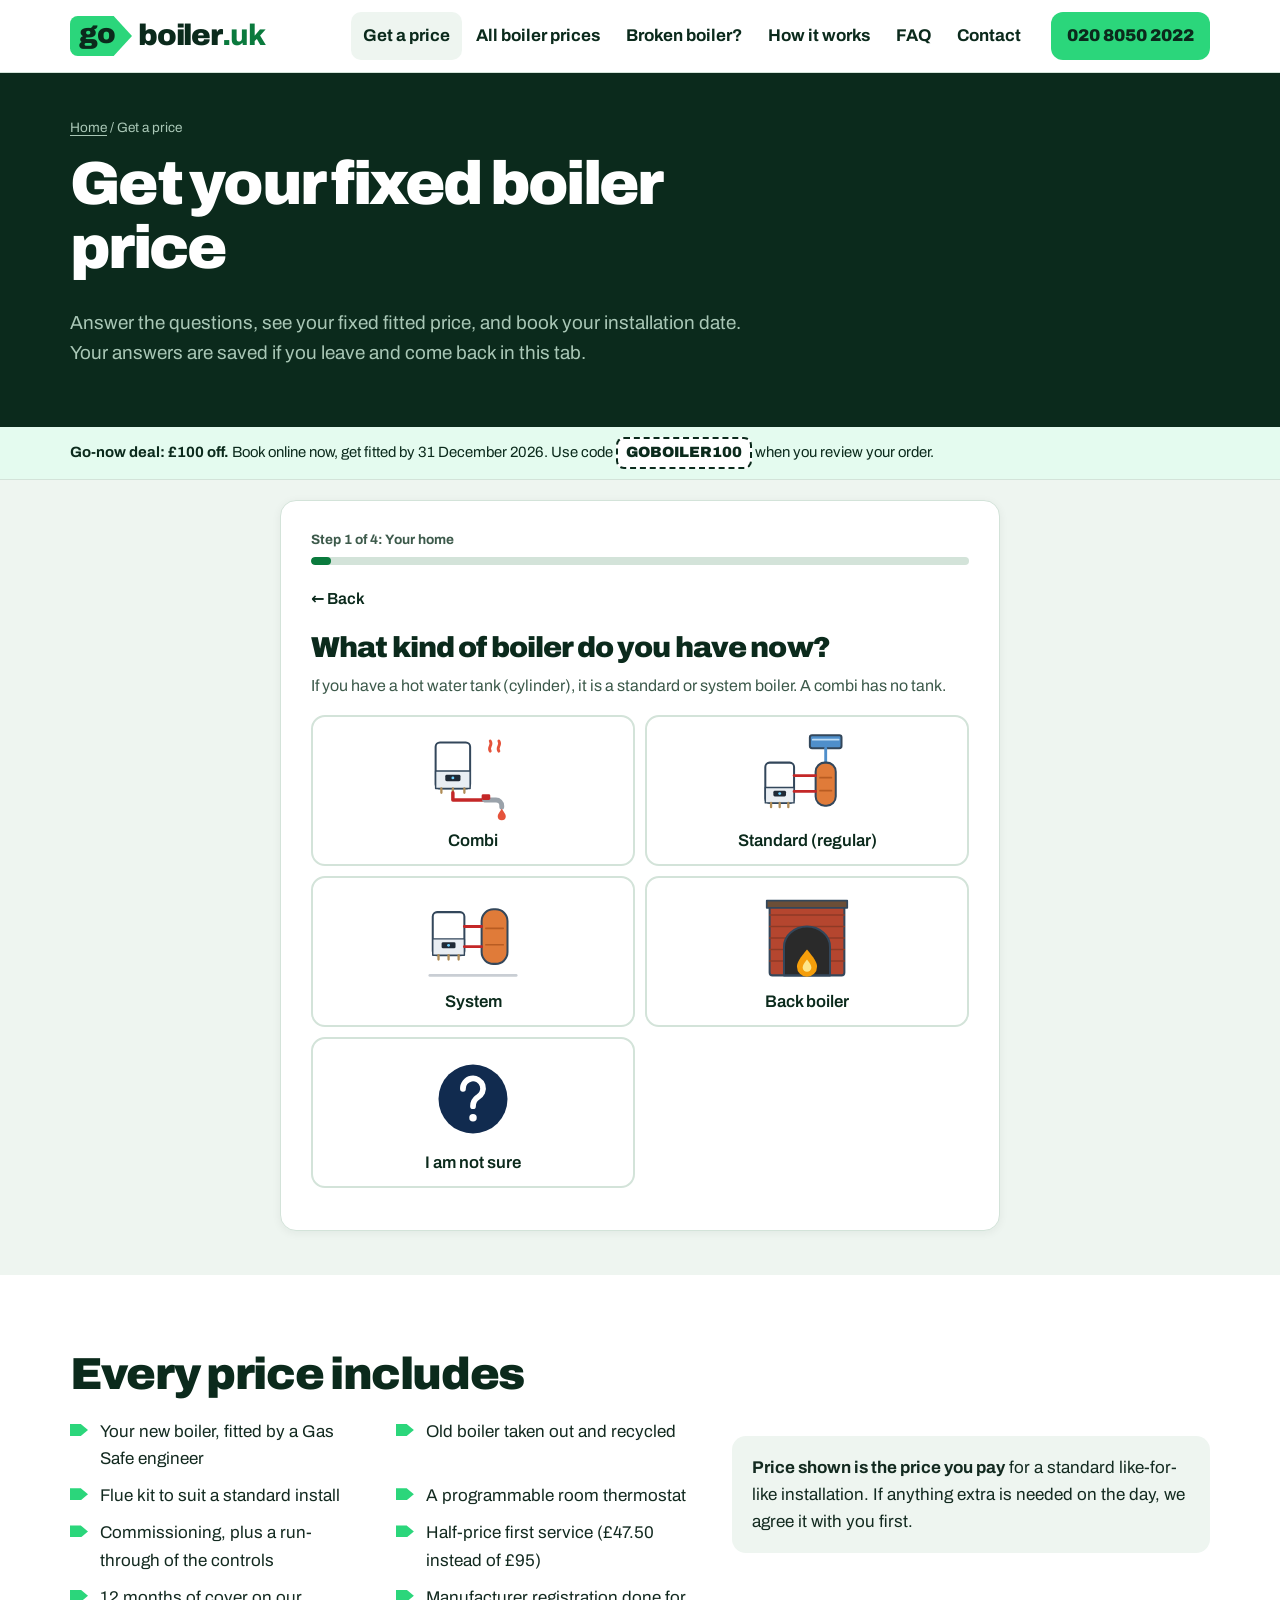
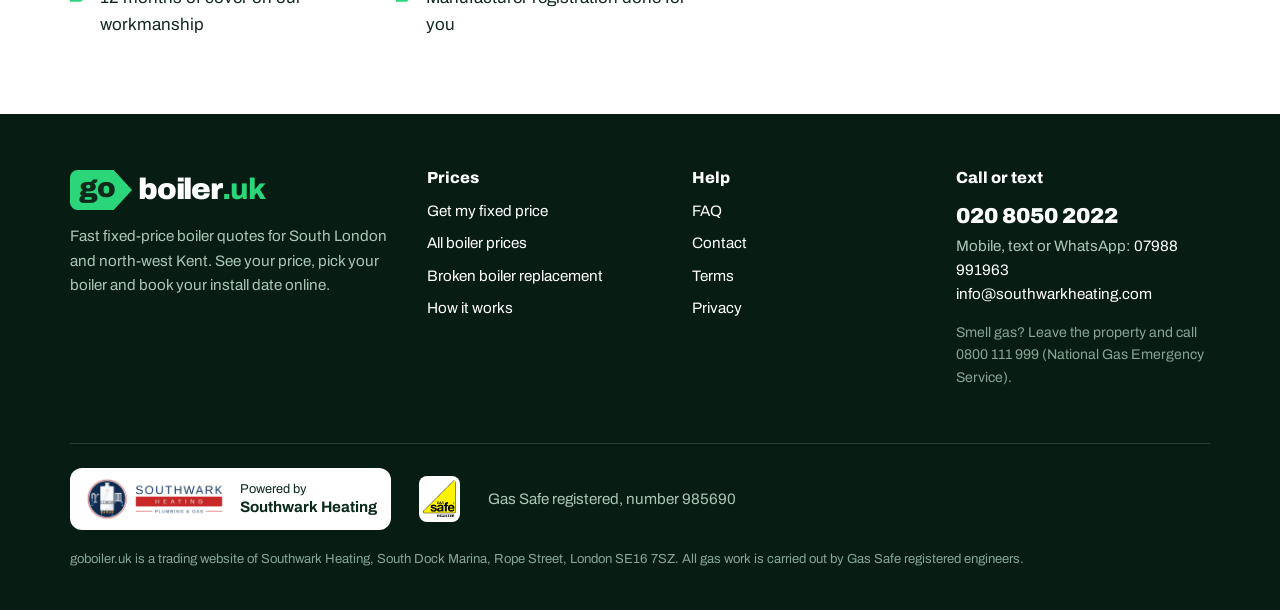
<file: boiler-quote.html>
<!DOCTYPE html>
<html lang="en-GB">
<head>
<meta charset="utf-8">
<meta name="viewport" content="width=device-width, initial-scale=1, viewport-fit=cover">
<title>Instant Boiler Quote: Fixed Fitted Price | goboiler.uk</title>
<meta name="description" content="Instant online boiler quote with a fixed fitted price. Choose from 266 gas boilers, add extras, pick an install date from tomorrow and book.">
<link rel="canonical" href="https://goboiler.uk/boiler-quote">
<meta property="og:type" content="website"><meta property="og:site_name" content="goboiler.uk">
<meta property="og:title" content="Instant Boiler Quote: Fixed Fitted Price | goboiler.uk"><meta property="og:description" content="Instant online boiler quote with a fixed fitted price. Choose from 266 gas boilers, add extras, pick an install date from tomorrow and book.">
<meta property="og:url" content="https://goboiler.uk/boiler-quote"><meta property="og:image" content="https://goboiler.uk/share.png"><meta property="og:image:width" content="1200"><meta property="og:image:height" content="630"><meta property="og:image:alt" content="goboiler.uk logo"><meta property="og:locale" content="en_GB">
<meta name="twitter:card" content="summary_large_image"><meta name="twitter:image" content="https://goboiler.uk/share.png">
<meta name="theme-color" content="#0B2A1C">
<link rel="icon" href="favicon.ico" sizes="48x48"><link rel="icon" type="image/png" sizes="32x32" href="favicon-32x32.png"><link rel="icon" type="image/png" sizes="192x192" href="favicon-192x192.png"><link rel="apple-touch-icon" href="apple-touch-icon.png"><link rel="manifest" href="site.webmanifest">
<link rel="preload" href="archivo.woff" as="font" type="font/woff" crossorigin>
<link rel="stylesheet" href="site.css">
<script type="application/ld+json">{"@context":"https://schema.org","@graph":[{"@type":"BreadcrumbList","itemListElement":[{"@type":"ListItem","position":1,"name":"Home","item":"https://goboiler.uk/"},{"@type":"ListItem","position":2,"name":"Get a price","item":"https://goboiler.uk/boiler-quote"}]},{"@type":"Service","name":"Instant boiler quote","serviceType":"Boiler installation","description":"Online quote tool with fixed fitted prices for new gas boilers.","url":"https://goboiler.uk/boiler-quote","brand":{"@type":"Brand","name":"goboiler.uk"},"provider":{"@id":"https://southwarkheating.com/#business"},"areaServed":["South London","South East London","Bromley","Bexley","Kent"],"offers":{"@type":"AggregateOffer","priceCurrency":"GBP","lowPrice":2289,"highPrice":6134,"offerCount":266,"url":"https://goboiler.uk/boiler-quote"}}]}</script>
</head>
<body>
<a class="skip" href="#main">Skip to content</a><header class="top"><div class="wrap"><a class="logo" href="./" aria-label="goboiler.uk home"><span class="go"><svg class="tag" viewBox="0 0 176 112" aria-hidden="true" focusable="false" preserveAspectRatio="none"><path d="M22 0H124L176 56L124 112H22A22 22 0 0 1 0 90V22A22 22 0 0 1 22 0Z"/></svg><b>go</b></span><span class="wm">boiler<i>.uk</i></span></a>
<button class="menu-btn" type="button" aria-expanded="false" aria-controls="nav">Menu</button>
<nav id="nav" aria-label="Main"><ul><li><a href="boiler-quote" aria-current="page">Get a price</a></li><li><a href="boiler-prices">All boiler prices</a></li><li><a href="boiler-replacement">Broken boiler?</a></li><li><a href="how-it-works">How it works</a></li><li><a href="faq">FAQ</a></li><li><a href="contact">Contact</a></li></ul></nav>
<a class="hcall" href="tel:+442080502022">020 8050 2022</a>
</div></header>
<div class="mcall"><a href="boiler-quote">Get my price</a><a href="tel:+442080502022">Call 020 8050 2022</a></div><link rel="stylesheet" href="finder.css"><script type="module" src="boiler-journey.js"></script><main id="main"><section class="pagehead"><div class="wrap"><p class="bc"><a href="./">Home</a> / Get a price</p><h1>Get your fixed boiler price</h1>
<p class="lead">Answer the questions, see your fixed fitted price, and book your installation date. Your answers are saved if you leave and come back in this tab.</p></div></section>
<div class="deal" data-deal><p><b>Go-now deal: &pound;100 off.</b> Book online now, get fitted by 31 December 2026. Use code <button type="button" class="code" data-code="GOBOILER100" aria-label="Copy code GOBOILER100">GOBOILER100</button> when you review your order.</p></div>
<section id="finder"><div class="wrap"><div id="sj"><noscript><div class="sj-card"><h2>Please turn on JavaScript</h2><p>The quote tool needs JavaScript. Call <a href="tel:+442080502022">020 8050 2022</a> or <a href="contact">send us a message</a> instead.</p></div></noscript></div></div></section>
<section class="sec"><div class="wrap band"><div><h2>Every price includes</h2><ul class="chk"><li>Your new boiler, fitted by a Gas Safe engineer</li><li>Old boiler taken out and recycled</li><li>Flue kit to suit a standard install</li><li>A programmable room thermostat</li><li>Commissioning, plus a run-through of the controls</li><li>Half-price first service (&pound;47.50 instead of &pound;95)</li><li>12 months of cover on our workmanship</li><li>Manufacturer registration done for you</li></ul></div><div class="note"><b>Price shown is the price you pay</b> for a standard like-for-like installation. If anything extra is needed on the day, we agree it with you first.</div></div></section></main><footer class="foot"><div class="wrap">
<div class="cols">
<div><a class="logo" href="./" aria-label="goboiler.uk home"><span class="go"><svg class="tag" viewBox="0 0 176 112" aria-hidden="true" focusable="false" preserveAspectRatio="none"><path d="M22 0H124L176 56L124 112H22A22 22 0 0 1 0 90V22A22 22 0 0 1 22 0Z"/></svg><b>go</b></span><span class="wm">boiler<i>.uk</i></span></a><p style="margin-top:14px">Fast fixed-price boiler quotes for South London and north-west Kent. See your price, pick your boiler and book your install date online.</p></div>
<div><h2>Prices</h2><ul><li><a href="boiler-quote">Get my fixed price</a></li><li><a href="boiler-prices">All boiler prices</a></li><li><a href="boiler-replacement">Broken boiler replacement</a></li><li><a href="how-it-works">How it works</a></li></ul></div>
<div><h2>Help</h2><ul><li><a href="faq">FAQ</a></li><li><a href="contact">Contact</a></li><li><a href="terms">Terms</a></li><li><a href="privacy">Privacy</a></li></ul></div>
<div><h2>Call or text</h2><p><a class="phone" href="tel:+442080502022">020 8050 2022</a><br>Mobile, text or WhatsApp: <a href="tel:+447988991963">07988 991963</a><br><a href="mailto:info@southwarkheating.com">info@southwarkheating.com</a></p><p class="small" style="color:#86A595">Smell gas? Leave the property and call 0800 111 999 (National Gas Emergency Service).</p></div>
</div>
<div class="powered">
<a class="by" href="https://southwarkheating.com/" title="Southwark Heating, Gas Safe registered heating engineers"><img src="southwark-heating-logo.webp" alt="Southwark Heating logo" width="120" height="46"><span>Powered by<b>Southwark Heating</b></span></a>
<img class="gs" src="gas-safe-register-logo.png" alt="Gas Safe Register logo" width="46" height="46"><span>Gas Safe registered, number 985690</span>
</div>
<p class="legal">goboiler.uk is a trading website of Southwark Heating, South Dock Marina, Rope Street, London SE16 7SZ. All gas work is carried out by Gas Safe registered engineers.</p>
</div></footer>
<script src="site.js" defer></script>
</body>
</html>
</file>
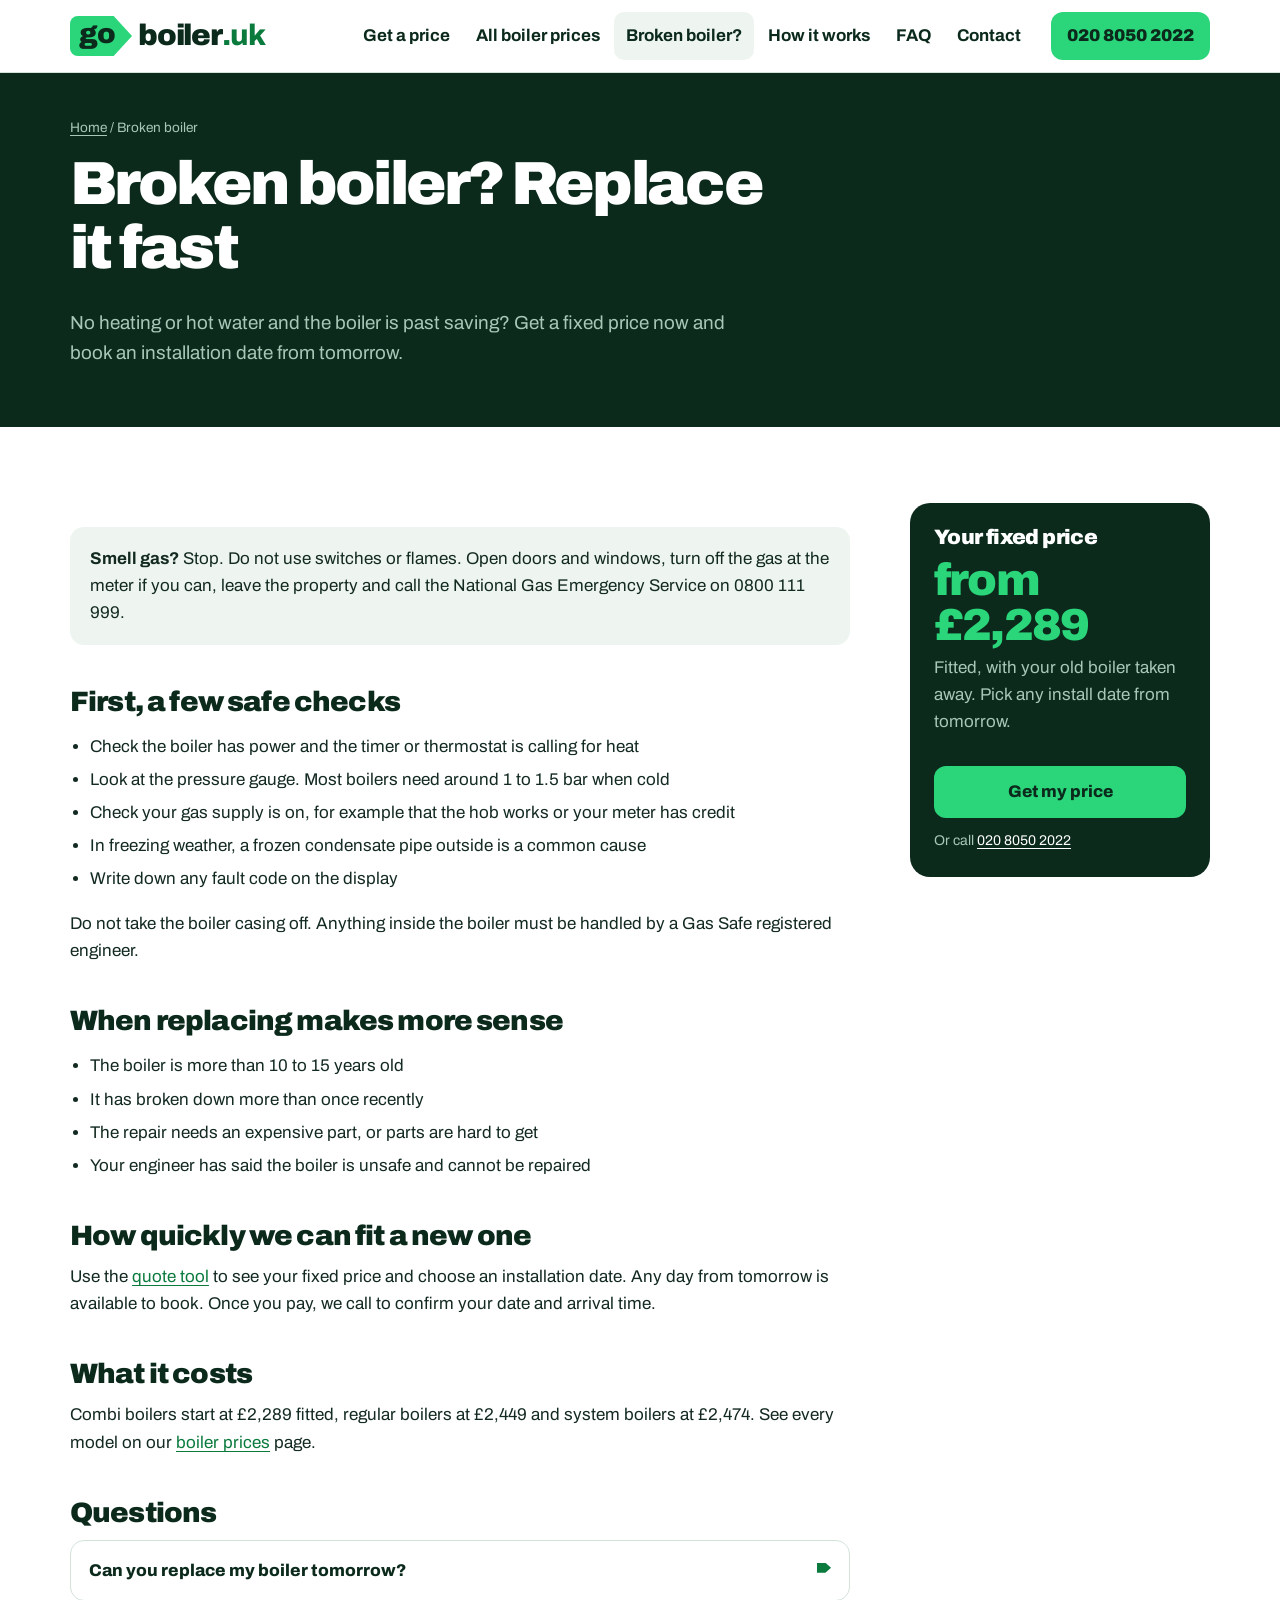
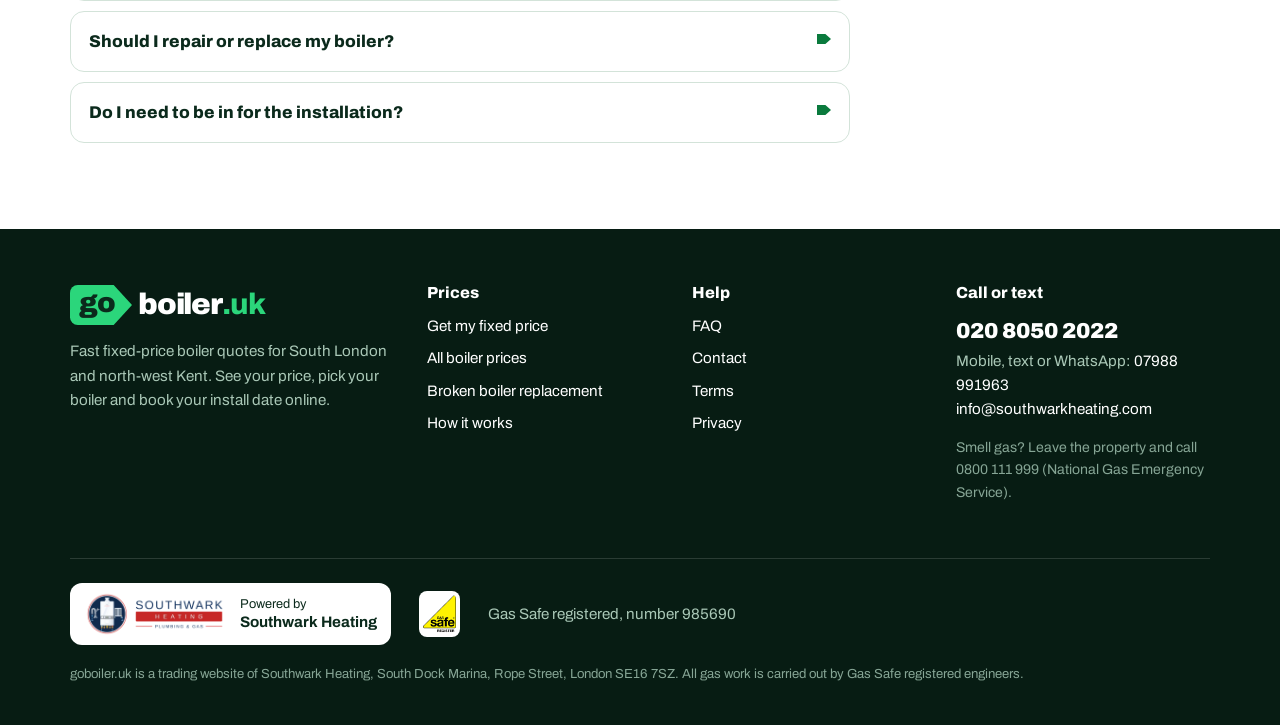
<file: boiler-replacement.html>
<!DOCTYPE html>
<html lang="en-GB">
<head>
<meta charset="utf-8">
<meta name="viewport" content="width=device-width, initial-scale=1, viewport-fit=cover">
<title>Broken Boiler? Fast Boiler Replacement from Tomorrow | goboiler.uk</title>
<meta name="description" content="Broken boiler in South London or Kent? Get a fixed replacement price now and book installation from tomorrow. Combi boilers fitted from £2,289.">
<link rel="canonical" href="https://goboiler.uk/boiler-replacement">
<meta property="og:type" content="website"><meta property="og:site_name" content="goboiler.uk">
<meta property="og:title" content="Broken Boiler? Fast Boiler Replacement from Tomorrow | goboiler.uk"><meta property="og:description" content="Broken boiler in South London or Kent? Get a fixed replacement price now and book installation from tomorrow. Combi boilers fitted from £2,289.">
<meta property="og:url" content="https://goboiler.uk/boiler-replacement"><meta property="og:image" content="https://goboiler.uk/share.png"><meta property="og:image:width" content="1200"><meta property="og:image:height" content="630"><meta property="og:image:alt" content="goboiler.uk logo"><meta property="og:locale" content="en_GB">
<meta name="twitter:card" content="summary_large_image"><meta name="twitter:image" content="https://goboiler.uk/share.png">
<meta name="theme-color" content="#0B2A1C">
<link rel="icon" href="favicon.ico" sizes="48x48"><link rel="icon" type="image/png" sizes="32x32" href="favicon-32x32.png"><link rel="icon" type="image/png" sizes="192x192" href="favicon-192x192.png"><link rel="apple-touch-icon" href="apple-touch-icon.png"><link rel="manifest" href="site.webmanifest">
<link rel="preload" href="archivo.woff" as="font" type="font/woff" crossorigin>
<link rel="stylesheet" href="site.css">
<script type="application/ld+json">{"@context":"https://schema.org","@graph":[{"@type":"BreadcrumbList","itemListElement":[{"@type":"ListItem","position":1,"name":"Home","item":"https://goboiler.uk/"},{"@type":"ListItem","position":2,"name":"Broken boiler","item":"https://goboiler.uk/boiler-replacement"}]},{"@type":"Service","name":"Fast boiler replacement","serviceType":"Boiler installation","description":"Replacement of broken gas boilers at fixed prices, booked online.","url":"https://goboiler.uk/boiler-replacement","brand":{"@type":"Brand","name":"goboiler.uk"},"provider":{"@id":"https://southwarkheating.com/#business"},"areaServed":["South London","South East London","Bromley","Bexley","Kent"],"offers":{"@type":"AggregateOffer","priceCurrency":"GBP","lowPrice":2289,"highPrice":6134,"offerCount":266,"url":"https://goboiler.uk/boiler-quote"}},{"@type":"FAQPage","mainEntity":[{"@type":"Question","name":"Can you replace my boiler tomorrow?","acceptedAnswer":{"@type":"Answer","text":"The quote tool lets you choose any date from tomorrow. We call to confirm the date and arrival time, and we will tell you straight away if we cannot make the day you picked."}},{"@type":"Question","name":"Should I repair or replace my boiler?","acceptedAnswer":{"@type":"Answer","text":"If the boiler is fairly new and the fault is simple, a repair usually makes sense. If it is old, has broken down before, or needs an expensive part, replacing it is often better value. Southwark Heating does emergency heating call-outs if you want it looked at first."}},{"@type":"Question","name":"Do I need to be in for the installation?","acceptedAnswer":{"@type":"Answer","text":"Yes, someone aged 18 or over needs to be at home to let us in and to be shown how the new boiler and controls work."}}]}]}</script>
</head>
<body>
<a class="skip" href="#main">Skip to content</a><header class="top"><div class="wrap"><a class="logo" href="./" aria-label="goboiler.uk home"><span class="go"><svg class="tag" viewBox="0 0 176 112" aria-hidden="true" focusable="false" preserveAspectRatio="none"><path d="M22 0H124L176 56L124 112H22A22 22 0 0 1 0 90V22A22 22 0 0 1 22 0Z"/></svg><b>go</b></span><span class="wm">boiler<i>.uk</i></span></a>
<button class="menu-btn" type="button" aria-expanded="false" aria-controls="nav">Menu</button>
<nav id="nav" aria-label="Main"><ul><li><a href="boiler-quote">Get a price</a></li><li><a href="boiler-prices">All boiler prices</a></li><li><a href="boiler-replacement" aria-current="page">Broken boiler?</a></li><li><a href="how-it-works">How it works</a></li><li><a href="faq">FAQ</a></li><li><a href="contact">Contact</a></li></ul></nav>
<a class="hcall" href="tel:+442080502022">020 8050 2022</a>
</div></header>
<div class="mcall"><a href="boiler-quote">Get my price</a><a href="tel:+442080502022">Call 020 8050 2022</a></div><main id="main"><section class="pagehead"><div class="wrap"><p class="bc"><a href="./">Home</a> / Broken boiler</p><h1>Broken boiler? Replace it fast</h1><p class="lead">No heating or hot water and the boiler is past saving? Get a fixed price now and book an installation date from tomorrow.</p></div></section>
<section class="sec"><div class="wrap layout"><div class="prose">
<div class="note"><b>Smell gas?</b> Stop. Do not use switches or flames. Open doors and windows, turn off the gas at the meter if you can, leave the property and call the National Gas Emergency Service on 0800 111 999.</div>
<h2>First, a few safe checks</h2><ul><li>Check the boiler has power and the timer or thermostat is calling for heat</li><li>Look at the pressure gauge. Most boilers need around 1 to 1.5 bar when cold</li><li>Check your gas supply is on, for example that the hob works or your meter has credit</li><li>In freezing weather, a frozen condensate pipe outside is a common cause</li><li>Write down any fault code on the display</li></ul>
<p>Do not take the boiler casing off. Anything inside the boiler must be handled by a Gas Safe registered engineer.</p>
<h2>When replacing makes more sense</h2><ul><li>The boiler is more than 10 to 15 years old</li><li>It has broken down more than once recently</li><li>The repair needs an expensive part, or parts are hard to get</li><li>Your engineer has said the boiler is unsafe and cannot be repaired</li></ul>
<h2>How quickly we can fit a new one</h2><p>Use the <a href="boiler-quote">quote tool</a> to see your fixed price and choose an installation date. Any day from tomorrow is available to book. Once you pay, we call to confirm your date and arrival time.</p>
<h2>What it costs</h2><p>Combi boilers start at &pound;2,289 fitted, regular boilers at &pound;2,449 and system boilers at &pound;2,474. See every model on our <a href="boiler-prices">boiler prices</a> page.</p>
<h2>Questions</h2><div class="faq"><details><summary>Can you replace my boiler tomorrow?</summary><div><p>The quote tool lets you choose any date from tomorrow. We call to confirm the date and arrival time, and we will tell you straight away if we cannot make the day you picked.</p></div></details><details><summary>Should I repair or replace my boiler?</summary><div><p>If the boiler is fairly new and the fault is simple, a repair usually makes sense. If it is old, has broken down before, or needs an expensive part, replacing it is often better value. Southwark Heating does <a href="https://southwarkheating.com/emergency">emergency heating call-outs</a> if you want it looked at first.</p></div></details><details><summary>Do I need to be in for the installation?</summary><div><p>Yes, someone aged 18 or over needs to be at home to let us in and to be shown how the new boiler and controls work.</p></div></details></div>
</div><aside class="side"><div class="box"><h2>Your fixed price</h2><div class="big">from &pound;2,289</div><p>Fitted, with your old boiler taken away. Pick any install date from tomorrow.</p><a class="btn lime" href="boiler-quote">Get my price</a><p class="small" style="color:var(--soft);margin:12px 0 0">Or call <a href="tel:+442080502022" style="color:#fff">020 8050 2022</a></p></div></aside></div></section></main><footer class="foot"><div class="wrap">
<div class="cols">
<div><a class="logo" href="./" aria-label="goboiler.uk home"><span class="go"><svg class="tag" viewBox="0 0 176 112" aria-hidden="true" focusable="false" preserveAspectRatio="none"><path d="M22 0H124L176 56L124 112H22A22 22 0 0 1 0 90V22A22 22 0 0 1 22 0Z"/></svg><b>go</b></span><span class="wm">boiler<i>.uk</i></span></a><p style="margin-top:14px">Fast fixed-price boiler quotes for South London and north-west Kent. See your price, pick your boiler and book your install date online.</p></div>
<div><h2>Prices</h2><ul><li><a href="boiler-quote">Get my fixed price</a></li><li><a href="boiler-prices">All boiler prices</a></li><li><a href="boiler-replacement">Broken boiler replacement</a></li><li><a href="how-it-works">How it works</a></li></ul></div>
<div><h2>Help</h2><ul><li><a href="faq">FAQ</a></li><li><a href="contact">Contact</a></li><li><a href="terms">Terms</a></li><li><a href="privacy">Privacy</a></li></ul></div>
<div><h2>Call or text</h2><p><a class="phone" href="tel:+442080502022">020 8050 2022</a><br>Mobile, text or WhatsApp: <a href="tel:+447988991963">07988 991963</a><br><a href="mailto:info@southwarkheating.com">info@southwarkheating.com</a></p><p class="small" style="color:#86A595">Smell gas? Leave the property and call 0800 111 999 (National Gas Emergency Service).</p></div>
</div>
<div class="powered">
<a class="by" href="https://southwarkheating.com/" title="Southwark Heating, Gas Safe registered heating engineers"><img src="southwark-heating-logo.webp" alt="Southwark Heating logo" width="120" height="46"><span>Powered by<b>Southwark Heating</b></span></a>
<img class="gs" src="gas-safe-register-logo.png" alt="Gas Safe Register logo" width="46" height="46"><span>Gas Safe registered, number 985690</span>
</div>
<p class="legal">goboiler.uk is a trading website of Southwark Heating, South Dock Marina, Rope Street, London SE16 7SZ. All gas work is carried out by Gas Safe registered engineers.</p>
</div></footer>
<script src="site.js" defer></script>
</body>
</html>
</file>
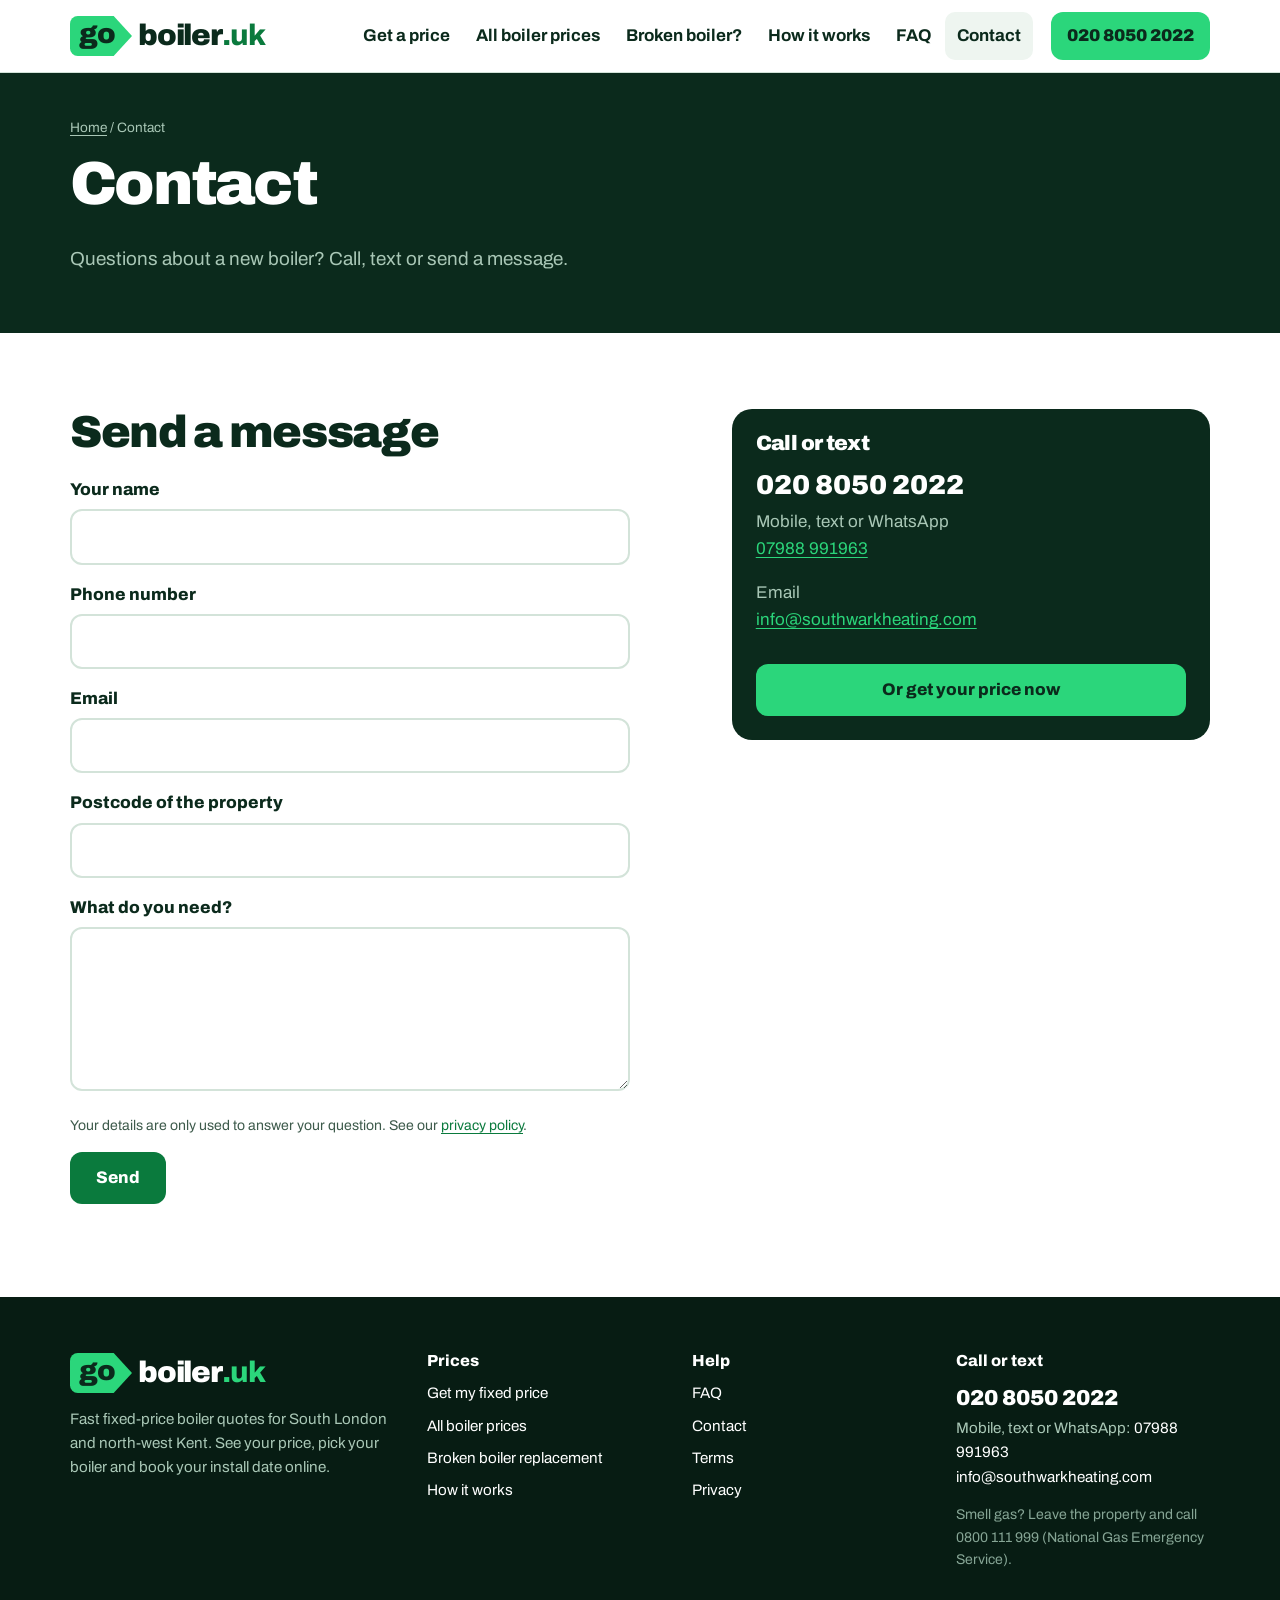
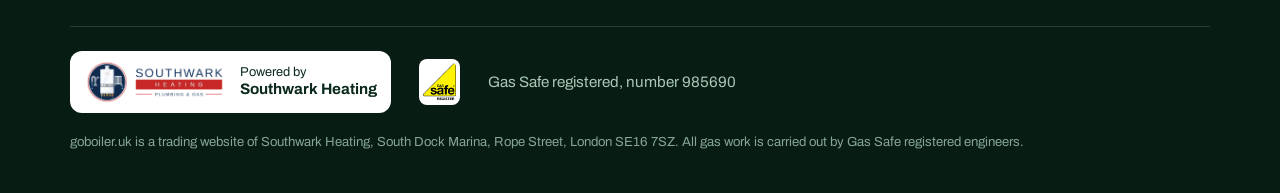
<file: contact.html>
<!DOCTYPE html>
<html lang="en-GB">
<head>
<meta charset="utf-8">
<meta name="viewport" content="width=device-width, initial-scale=1, viewport-fit=cover">
<title>Contact goboiler.uk: New Boiler Questions</title>
<meta name="description" content="Talk to us about a new boiler: call 020 8050 2022, text 07988 991963 or send a message.">
<link rel="canonical" href="https://goboiler.uk/contact">
<meta property="og:type" content="website"><meta property="og:site_name" content="goboiler.uk">
<meta property="og:title" content="Contact goboiler.uk: New Boiler Questions"><meta property="og:description" content="Talk to us about a new boiler: call 020 8050 2022, text 07988 991963 or send a message.">
<meta property="og:url" content="https://goboiler.uk/contact"><meta property="og:image" content="https://goboiler.uk/share.png"><meta property="og:image:width" content="1200"><meta property="og:image:height" content="630"><meta property="og:image:alt" content="goboiler.uk logo"><meta property="og:locale" content="en_GB">
<meta name="twitter:card" content="summary_large_image"><meta name="twitter:image" content="https://goboiler.uk/share.png">
<meta name="theme-color" content="#0B2A1C">
<link rel="icon" href="favicon.ico" sizes="48x48"><link rel="icon" type="image/png" sizes="32x32" href="favicon-32x32.png"><link rel="icon" type="image/png" sizes="192x192" href="favicon-192x192.png"><link rel="apple-touch-icon" href="apple-touch-icon.png"><link rel="manifest" href="site.webmanifest">
<link rel="preload" href="archivo.woff" as="font" type="font/woff" crossorigin>
<link rel="stylesheet" href="site.css">
<script type="application/ld+json">{"@context":"https://schema.org","@graph":[{"@type":"BreadcrumbList","itemListElement":[{"@type":"ListItem","position":1,"name":"Home","item":"https://goboiler.uk/"},{"@type":"ListItem","position":2,"name":"Contact","item":"https://goboiler.uk/contact"}]}]}</script>
</head>
<body>
<a class="skip" href="#main">Skip to content</a><header class="top"><div class="wrap"><a class="logo" href="./" aria-label="goboiler.uk home"><span class="go"><svg class="tag" viewBox="0 0 176 112" aria-hidden="true" focusable="false" preserveAspectRatio="none"><path d="M22 0H124L176 56L124 112H22A22 22 0 0 1 0 90V22A22 22 0 0 1 22 0Z"/></svg><b>go</b></span><span class="wm">boiler<i>.uk</i></span></a>
<button class="menu-btn" type="button" aria-expanded="false" aria-controls="nav">Menu</button>
<nav id="nav" aria-label="Main"><ul><li><a href="boiler-quote">Get a price</a></li><li><a href="boiler-prices">All boiler prices</a></li><li><a href="boiler-replacement">Broken boiler?</a></li><li><a href="how-it-works">How it works</a></li><li><a href="faq">FAQ</a></li><li><a href="contact" aria-current="page">Contact</a></li></ul></nav>
<a class="hcall" href="tel:+442080502022">020 8050 2022</a>
</div></header>
<div class="mcall"><a href="boiler-quote">Get my price</a><a href="tel:+442080502022">Call 020 8050 2022</a></div><main id="main"><section class="pagehead"><div class="wrap"><p class="bc"><a href="./">Home</a> / Contact</p><h1>Contact</h1><p class="lead">Questions about a new boiler? Call, text or send a message.</p></div></section>
<section class="sec"><div class="wrap band" style="align-items:start"><div><h2>Send a message</h2><form class="cform" id="cform" novalidate data-endpoint="https://ylyasshhvuhhpmpotera.supabase.co/functions/v1/boiler-sites-gateway?to=enquiry" data-source="goboiler.uk contact">
<div class="f"><label for="c-name">Your name</label><input id="c-name" name="name" autocomplete="name" required></div>
<div class="f"><label for="c-phone">Phone number</label><input id="c-phone" name="phone" type="tel" autocomplete="tel" inputmode="tel"></div>
<div class="f"><label for="c-email">Email</label><input id="c-email" name="email" type="email" autocomplete="email"></div>
<div class="f"><label for="c-pc">Postcode of the property</label><input id="c-pc" name="postcode" autocomplete="postal-code" autocapitalize="characters"></div>
<div class="f"><label for="c-msg">What do you need?</label><textarea id="c-msg" name="message" rows="5" required></textarea></div>
<div class="hp" aria-hidden="true"><label for="c-hp">Leave this empty</label><input id="c-hp" name="_gotcha" tabindex="-1" autocomplete="off"></div>
<p class="small">Your details are only used to answer your question. See our <a href="privacy">privacy policy</a>.</p>
<button class="btn" type="submit">Send</button>
<p class="fmsg" role="status" aria-live="polite"></p>
</form></div>
<div class="box"><h2>Call or text</h2><p style="font-size:1.7rem;font-weight:900;margin:0"><a href="tel:+442080502022" style="color:#fff;text-decoration:none">020 8050 2022</a></p><p>Mobile, text or WhatsApp<br><a href="tel:+447988991963" style="color:var(--green)">07988 991963</a></p><p>Email<br><a href="mailto:info@southwarkheating.com" style="color:var(--green)">info@southwarkheating.com</a></p><a class="btn lime" href="boiler-quote">Or get your price now</a></div></div></section></main><footer class="foot"><div class="wrap">
<div class="cols">
<div><a class="logo" href="./" aria-label="goboiler.uk home"><span class="go"><svg class="tag" viewBox="0 0 176 112" aria-hidden="true" focusable="false" preserveAspectRatio="none"><path d="M22 0H124L176 56L124 112H22A22 22 0 0 1 0 90V22A22 22 0 0 1 22 0Z"/></svg><b>go</b></span><span class="wm">boiler<i>.uk</i></span></a><p style="margin-top:14px">Fast fixed-price boiler quotes for South London and north-west Kent. See your price, pick your boiler and book your install date online.</p></div>
<div><h2>Prices</h2><ul><li><a href="boiler-quote">Get my fixed price</a></li><li><a href="boiler-prices">All boiler prices</a></li><li><a href="boiler-replacement">Broken boiler replacement</a></li><li><a href="how-it-works">How it works</a></li></ul></div>
<div><h2>Help</h2><ul><li><a href="faq">FAQ</a></li><li><a href="contact">Contact</a></li><li><a href="terms">Terms</a></li><li><a href="privacy">Privacy</a></li></ul></div>
<div><h2>Call or text</h2><p><a class="phone" href="tel:+442080502022">020 8050 2022</a><br>Mobile, text or WhatsApp: <a href="tel:+447988991963">07988 991963</a><br><a href="mailto:info@southwarkheating.com">info@southwarkheating.com</a></p><p class="small" style="color:#86A595">Smell gas? Leave the property and call 0800 111 999 (National Gas Emergency Service).</p></div>
</div>
<div class="powered">
<a class="by" href="https://southwarkheating.com/" title="Southwark Heating, Gas Safe registered heating engineers"><img src="southwark-heating-logo.webp" alt="Southwark Heating logo" width="120" height="46"><span>Powered by<b>Southwark Heating</b></span></a>
<img class="gs" src="gas-safe-register-logo.png" alt="Gas Safe Register logo" width="46" height="46"><span>Gas Safe registered, number 985690</span>
</div>
<p class="legal">goboiler.uk is a trading website of Southwark Heating, South Dock Marina, Rope Street, London SE16 7SZ. All gas work is carried out by Gas Safe registered engineers.</p>
</div></footer>
<script src="site.js" defer></script>
</body>
</html>
</file>
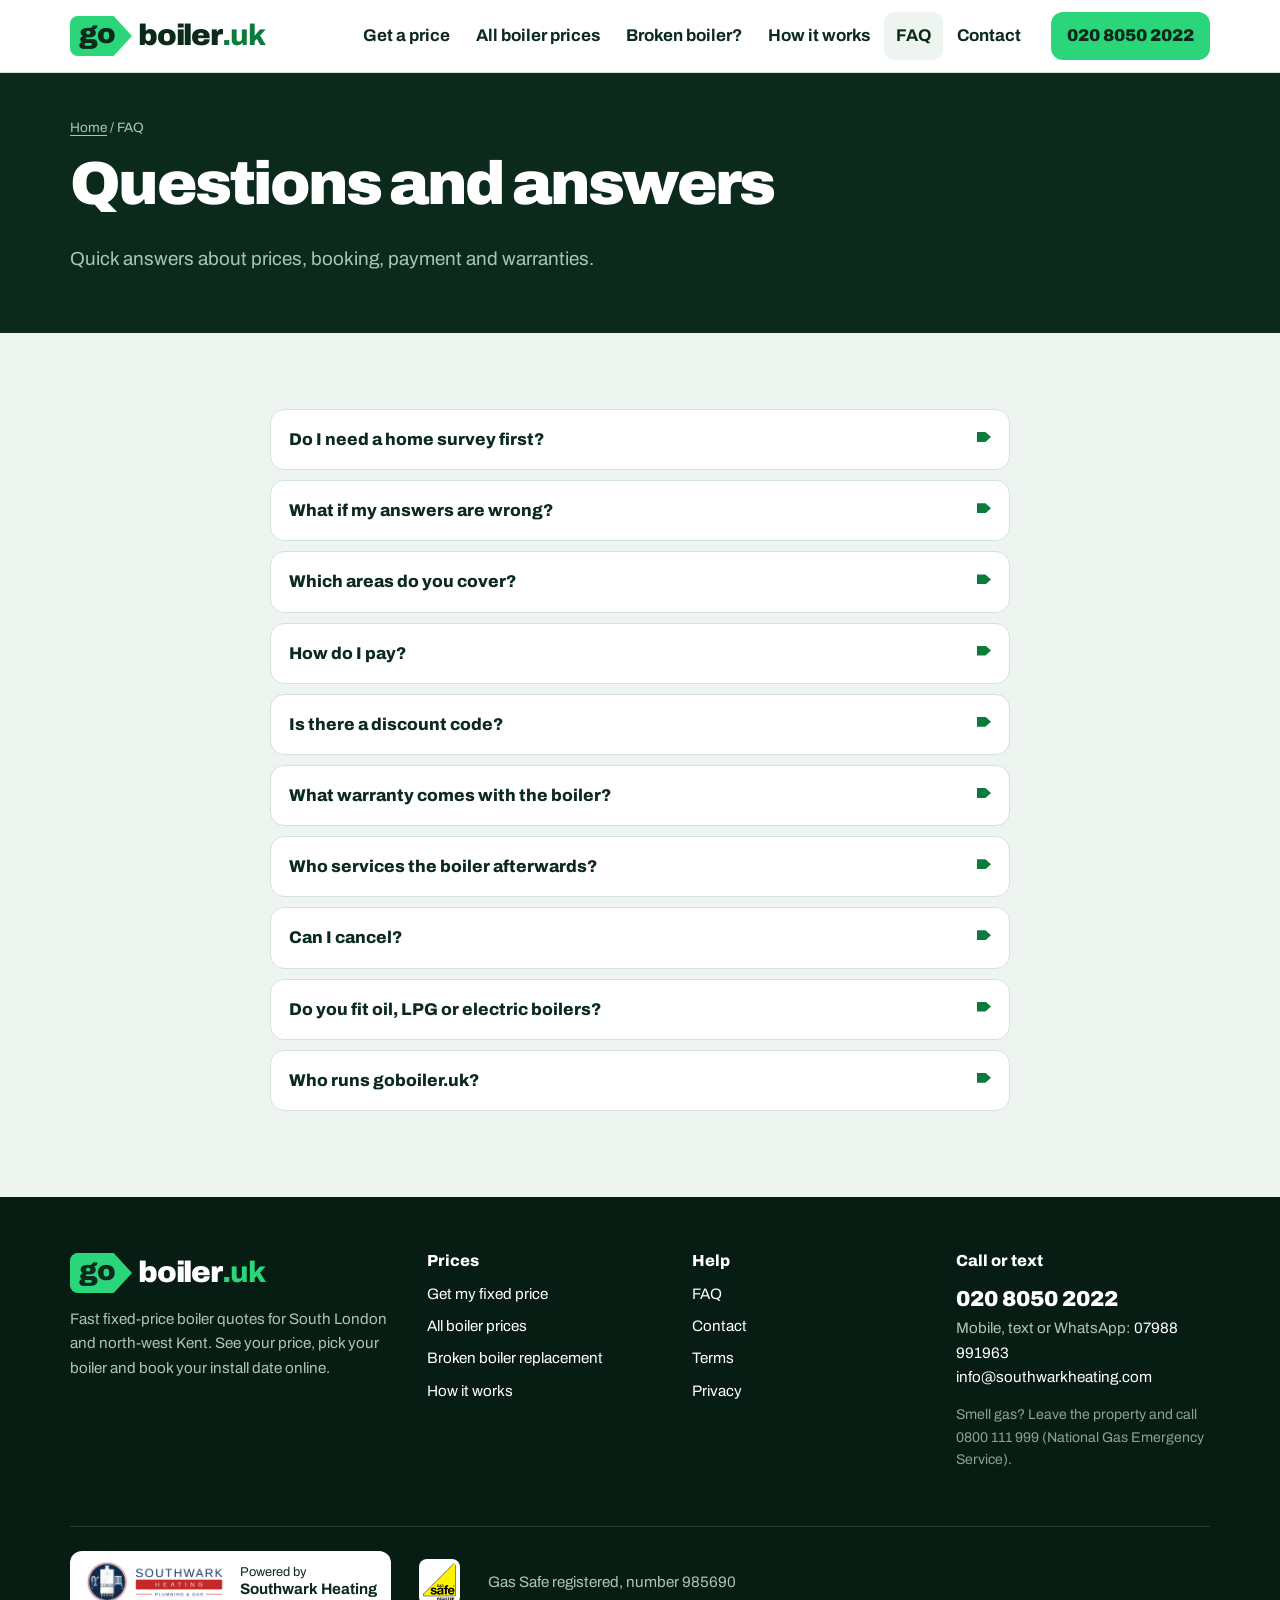
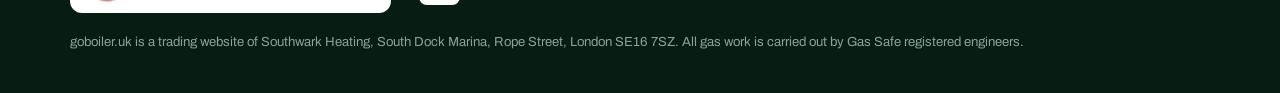
<file: faq.html>
<!DOCTYPE html>
<html lang="en-GB">
<head>
<meta charset="utf-8">
<meta name="viewport" content="width=device-width, initial-scale=1, viewport-fit=cover">
<title>Boiler Quote Questions and Answers | goboiler.uk</title>
<meta name="description" content="Answers about online boiler quotes: surveys, areas covered, payment, discount codes, warranties, servicing and cancellations.">
<link rel="canonical" href="https://goboiler.uk/faq">
<meta property="og:type" content="website"><meta property="og:site_name" content="goboiler.uk">
<meta property="og:title" content="Boiler Quote Questions and Answers | goboiler.uk"><meta property="og:description" content="Answers about online boiler quotes: surveys, areas covered, payment, discount codes, warranties, servicing and cancellations.">
<meta property="og:url" content="https://goboiler.uk/faq"><meta property="og:image" content="https://goboiler.uk/share.png"><meta property="og:image:width" content="1200"><meta property="og:image:height" content="630"><meta property="og:image:alt" content="goboiler.uk logo"><meta property="og:locale" content="en_GB">
<meta name="twitter:card" content="summary_large_image"><meta name="twitter:image" content="https://goboiler.uk/share.png">
<meta name="theme-color" content="#0B2A1C">
<link rel="icon" href="favicon.ico" sizes="48x48"><link rel="icon" type="image/png" sizes="32x32" href="favicon-32x32.png"><link rel="icon" type="image/png" sizes="192x192" href="favicon-192x192.png"><link rel="apple-touch-icon" href="apple-touch-icon.png"><link rel="manifest" href="site.webmanifest">
<link rel="preload" href="archivo.woff" as="font" type="font/woff" crossorigin>
<link rel="stylesheet" href="site.css">
<script type="application/ld+json">{"@context":"https://schema.org","@graph":[{"@type":"BreadcrumbList","itemListElement":[{"@type":"ListItem","position":1,"name":"Home","item":"https://goboiler.uk/"},{"@type":"ListItem","position":2,"name":"FAQ","item":"https://goboiler.uk/faq"}]},{"@type":"FAQPage","mainEntity":[{"@type":"Question","name":"Do I need a home survey first?","acceptedAnswer":{"@type":"Answer","text":"Not for most homes. The quote tool asks the questions a surveyor would. If something needs checking, it asks for your details and we come back to you with a personal price."}},{"@type":"Question","name":"What if my answers are wrong?","acceptedAnswer":{"@type":"Answer","text":"No problem. We check everything when we call to confirm. If something changes the price, we tell you and agree it before any work starts. You can also choose &ldquo;I do not know&rdquo; for some questions."}},{"@type":"Question","name":"Which areas do you cover?","acceptedAnswer":{"@type":"Answer","text":"South London and south-east London, including Southwark, Lambeth, Lewisham and Greenwich, plus Bromley, Bexley and north-west Kent. Enter your postcode in the quote tool."}},{"@type":"Question","name":"How do I pay?","acceptedAnswer":{"@type":"Answer","text":"By card on Stripe&rsquo;s secure page. Pay a &pound;500 deposit or the full price. Any balance is due before installation."}},{"@type":"Question","name":"Is there a discount code?","acceptedAnswer":{"@type":"Answer","text":"Yes. Our go-now deal code GOBOILER100 takes &pound;100 off when your boiler is booked online and fitted on or before 31 December 2026. Type it in on the order summary before you pay."}},{"@type":"Question","name":"What warranty comes with the boiler?","acceptedAnswer":{"@type":"Answer","text":"Our 12-month warranty covers the installation work. The manufacturer&rsquo;s warranty depends on the model, up to 10 years on selected Vaillant and Worcester Bosch boilers, and needs the boiler to be serviced every year."}},{"@type":"Question","name":"Who services the boiler afterwards?","acceptedAnswer":{"@type":"Answer","text":"Your first annual service with Southwark Heating is half price (&pound;47.50 instead of &pound;95). See Southwark Heating boiler servicing."}},{"@type":"Question","name":"Can I cancel?","acceptedAnswer":{"@type":"Answer","text":"Yes. Our terms explain how, including what happens if equipment has already been ordered for your installation. Your legal rights are not affected."}},{"@type":"Question","name":"Do you fit oil, LPG or electric boilers?","acceptedAnswer":{"@type":"Answer","text":"The quote tool only prices mains gas boilers. For anything else, send us a message and we will help if we can."}},{"@type":"Question","name":"Who runs goboiler.uk?","acceptedAnswer":{"@type":"Answer","text":"Southwark Heating, a Gas Safe registered heating and gas business (number 985690) at South Dock Marina, Rope Street, London SE16 7SZ."}}]}]}</script>
</head>
<body>
<a class="skip" href="#main">Skip to content</a><header class="top"><div class="wrap"><a class="logo" href="./" aria-label="goboiler.uk home"><span class="go"><svg class="tag" viewBox="0 0 176 112" aria-hidden="true" focusable="false" preserveAspectRatio="none"><path d="M22 0H124L176 56L124 112H22A22 22 0 0 1 0 90V22A22 22 0 0 1 22 0Z"/></svg><b>go</b></span><span class="wm">boiler<i>.uk</i></span></a>
<button class="menu-btn" type="button" aria-expanded="false" aria-controls="nav">Menu</button>
<nav id="nav" aria-label="Main"><ul><li><a href="boiler-quote">Get a price</a></li><li><a href="boiler-prices">All boiler prices</a></li><li><a href="boiler-replacement">Broken boiler?</a></li><li><a href="how-it-works">How it works</a></li><li><a href="faq" aria-current="page">FAQ</a></li><li><a href="contact">Contact</a></li></ul></nav>
<a class="hcall" href="tel:+442080502022">020 8050 2022</a>
</div></header>
<div class="mcall"><a href="boiler-quote">Get my price</a><a href="tel:+442080502022">Call 020 8050 2022</a></div><main id="main"><section class="pagehead"><div class="wrap"><p class="bc"><a href="./">Home</a> / FAQ</p><h1>Questions and answers</h1><p class="lead">Quick answers about prices, booking, payment and warranties.</p></div></section><section class="sec mint"><div class="wrap narrow"><div class="faq"><details><summary>Do I need a home survey first?</summary><div><p>Not for most homes. The quote tool asks the questions a surveyor would. If something needs checking, it asks for your details and we come back to you with a personal price.</p></div></details><details><summary>What if my answers are wrong?</summary><div><p>No problem. We check everything when we call to confirm. If something changes the price, we tell you and agree it before any work starts. You can also choose &ldquo;I do not know&rdquo; for some questions.</p></div></details><details><summary>Which areas do you cover?</summary><div><p>South London and south-east London, including Southwark, Lambeth, Lewisham and Greenwich, plus Bromley, Bexley and north-west Kent. Enter your postcode in the quote tool.</p></div></details><details><summary>How do I pay?</summary><div><p>By card on Stripe&rsquo;s secure page. Pay a &pound;500 deposit or the full price. Any balance is due before installation.</p></div></details><details><summary>Is there a discount code?</summary><div><p>Yes. Our go-now deal code GOBOILER100 takes &pound;100 off when your boiler is booked online and fitted on or before 31 December 2026. Type it in on the order summary before you pay.</p></div></details><details><summary>What warranty comes with the boiler?</summary><div><p>Our 12-month warranty covers the installation work. The manufacturer&rsquo;s warranty depends on the model, up to 10 years on selected Vaillant and Worcester Bosch boilers, and needs the boiler to be serviced every year.</p></div></details><details><summary>Who services the boiler afterwards?</summary><div><p>Your first annual service with Southwark Heating is half price (&pound;47.50 instead of &pound;95). See <a href="https://southwarkheating.com/boiler-servicing">Southwark Heating boiler servicing</a>.</p></div></details><details><summary>Can I cancel?</summary><div><p>Yes. Our <a href="terms">terms</a> explain how, including what happens if equipment has already been ordered for your installation. Your legal rights are not affected.</p></div></details><details><summary>Do you fit oil, LPG or electric boilers?</summary><div><p>The quote tool only prices mains gas boilers. For anything else, send us a message and we will help if we can.</p></div></details><details><summary>Who runs goboiler.uk?</summary><div><p>Southwark Heating, a Gas Safe registered heating and gas business (number 985690) at South Dock Marina, Rope Street, London SE16 7SZ.</p></div></details></div></div></section></main><footer class="foot"><div class="wrap">
<div class="cols">
<div><a class="logo" href="./" aria-label="goboiler.uk home"><span class="go"><svg class="tag" viewBox="0 0 176 112" aria-hidden="true" focusable="false" preserveAspectRatio="none"><path d="M22 0H124L176 56L124 112H22A22 22 0 0 1 0 90V22A22 22 0 0 1 22 0Z"/></svg><b>go</b></span><span class="wm">boiler<i>.uk</i></span></a><p style="margin-top:14px">Fast fixed-price boiler quotes for South London and north-west Kent. See your price, pick your boiler and book your install date online.</p></div>
<div><h2>Prices</h2><ul><li><a href="boiler-quote">Get my fixed price</a></li><li><a href="boiler-prices">All boiler prices</a></li><li><a href="boiler-replacement">Broken boiler replacement</a></li><li><a href="how-it-works">How it works</a></li></ul></div>
<div><h2>Help</h2><ul><li><a href="faq">FAQ</a></li><li><a href="contact">Contact</a></li><li><a href="terms">Terms</a></li><li><a href="privacy">Privacy</a></li></ul></div>
<div><h2>Call or text</h2><p><a class="phone" href="tel:+442080502022">020 8050 2022</a><br>Mobile, text or WhatsApp: <a href="tel:+447988991963">07988 991963</a><br><a href="mailto:info@southwarkheating.com">info@southwarkheating.com</a></p><p class="small" style="color:#86A595">Smell gas? Leave the property and call 0800 111 999 (National Gas Emergency Service).</p></div>
</div>
<div class="powered">
<a class="by" href="https://southwarkheating.com/" title="Southwark Heating, Gas Safe registered heating engineers"><img src="southwark-heating-logo.webp" alt="Southwark Heating logo" width="120" height="46"><span>Powered by<b>Southwark Heating</b></span></a>
<img class="gs" src="gas-safe-register-logo.png" alt="Gas Safe Register logo" width="46" height="46"><span>Gas Safe registered, number 985690</span>
</div>
<p class="legal">goboiler.uk is a trading website of Southwark Heating, South Dock Marina, Rope Street, London SE16 7SZ. All gas work is carried out by Gas Safe registered engineers.</p>
</div></footer>
<script src="site.js" defer></script>
</body>
</html>
</file>
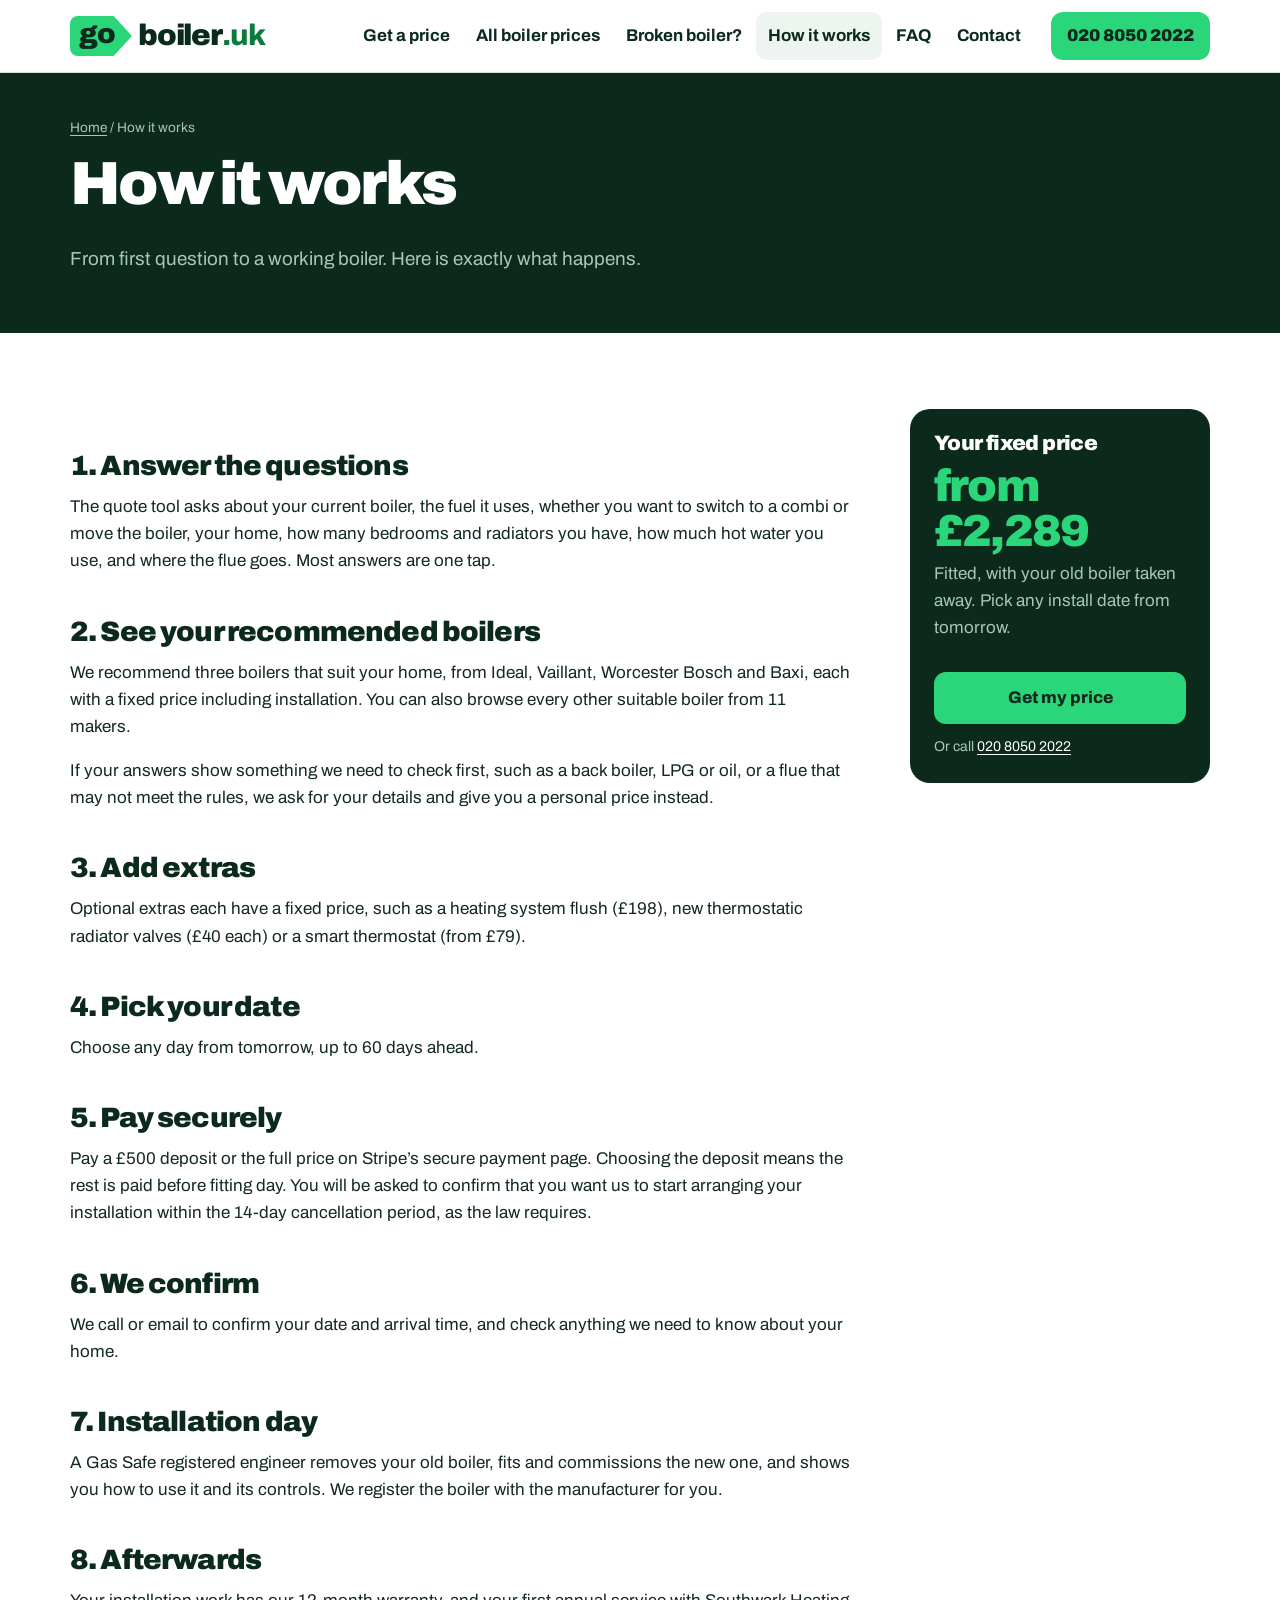
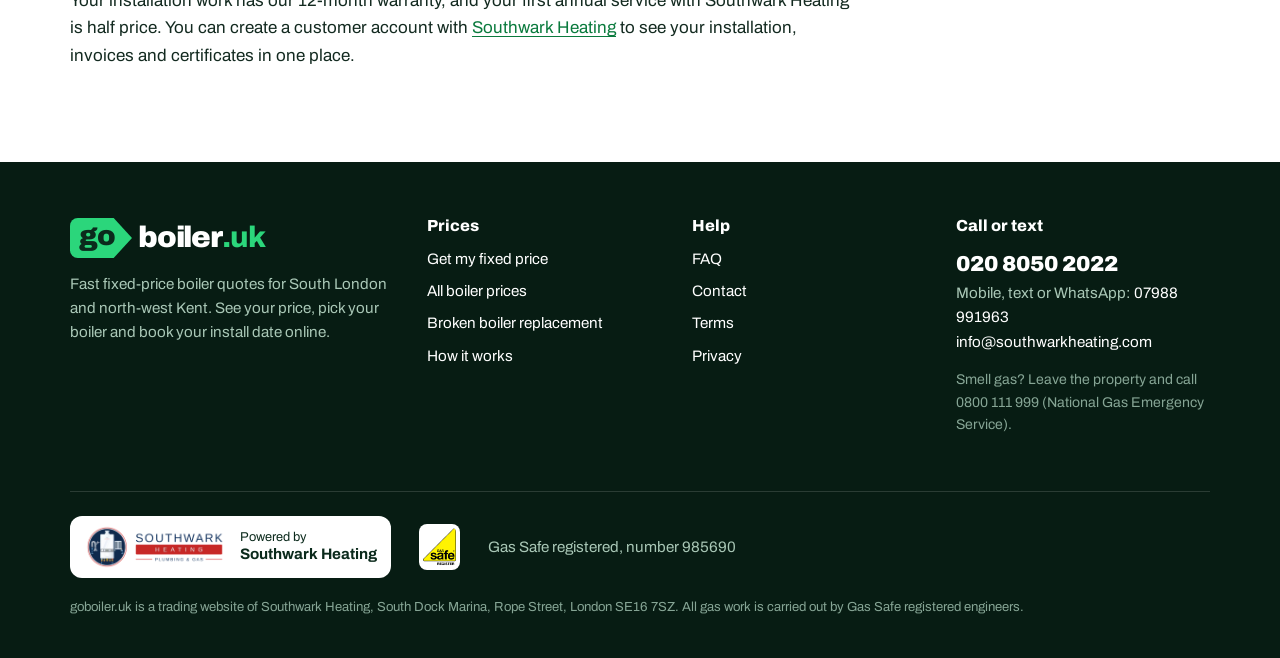
<file: how-it-works.html>
<!DOCTYPE html>
<html lang="en-GB">
<head>
<meta charset="utf-8">
<meta name="viewport" content="width=device-width, initial-scale=1, viewport-fit=cover">
<title>How Online Boiler Booking Works | goboiler.uk</title>
<meta name="description" content="How goboiler.uk works: answer a few questions, see fixed fitted prices, choose extras and a date, pay a deposit or in full, and a Gas Safe engineer fits your boiler.">
<link rel="canonical" href="https://goboiler.uk/how-it-works">
<meta property="og:type" content="website"><meta property="og:site_name" content="goboiler.uk">
<meta property="og:title" content="How Online Boiler Booking Works | goboiler.uk"><meta property="og:description" content="How goboiler.uk works: answer a few questions, see fixed fitted prices, choose extras and a date, pay a deposit or in full, and a Gas Safe engineer fits your boiler.">
<meta property="og:url" content="https://goboiler.uk/how-it-works"><meta property="og:image" content="https://goboiler.uk/share.png"><meta property="og:image:width" content="1200"><meta property="og:image:height" content="630"><meta property="og:image:alt" content="goboiler.uk logo"><meta property="og:locale" content="en_GB">
<meta name="twitter:card" content="summary_large_image"><meta name="twitter:image" content="https://goboiler.uk/share.png">
<meta name="theme-color" content="#0B2A1C">
<link rel="icon" href="favicon.ico" sizes="48x48"><link rel="icon" type="image/png" sizes="32x32" href="favicon-32x32.png"><link rel="icon" type="image/png" sizes="192x192" href="favicon-192x192.png"><link rel="apple-touch-icon" href="apple-touch-icon.png"><link rel="manifest" href="site.webmanifest">
<link rel="preload" href="archivo.woff" as="font" type="font/woff" crossorigin>
<link rel="stylesheet" href="site.css">
<script type="application/ld+json">{"@context":"https://schema.org","@graph":[{"@type":"BreadcrumbList","itemListElement":[{"@type":"ListItem","position":1,"name":"Home","item":"https://goboiler.uk/"},{"@type":"ListItem","position":2,"name":"How it works","item":"https://goboiler.uk/how-it-works"}]}]}</script>
</head>
<body>
<a class="skip" href="#main">Skip to content</a><header class="top"><div class="wrap"><a class="logo" href="./" aria-label="goboiler.uk home"><span class="go"><svg class="tag" viewBox="0 0 176 112" aria-hidden="true" focusable="false" preserveAspectRatio="none"><path d="M22 0H124L176 56L124 112H22A22 22 0 0 1 0 90V22A22 22 0 0 1 22 0Z"/></svg><b>go</b></span><span class="wm">boiler<i>.uk</i></span></a>
<button class="menu-btn" type="button" aria-expanded="false" aria-controls="nav">Menu</button>
<nav id="nav" aria-label="Main"><ul><li><a href="boiler-quote">Get a price</a></li><li><a href="boiler-prices">All boiler prices</a></li><li><a href="boiler-replacement">Broken boiler?</a></li><li><a href="how-it-works" aria-current="page">How it works</a></li><li><a href="faq">FAQ</a></li><li><a href="contact">Contact</a></li></ul></nav>
<a class="hcall" href="tel:+442080502022">020 8050 2022</a>
</div></header>
<div class="mcall"><a href="boiler-quote">Get my price</a><a href="tel:+442080502022">Call 020 8050 2022</a></div><main id="main"><section class="pagehead"><div class="wrap"><p class="bc"><a href="./">Home</a> / How it works</p><h1>How it works</h1><p class="lead">From first question to a working boiler. Here is exactly what happens.</p></div></section>
<section class="sec"><div class="wrap layout"><div class="prose">
<h2>1. Answer the questions</h2><p>The quote tool asks about your current boiler, the fuel it uses, whether you want to switch to a combi or move the boiler, your home, how many bedrooms and radiators you have, how much hot water you use, and where the flue goes. Most answers are one tap.</p>
<h2>2. See your recommended boilers</h2><p>We recommend three boilers that suit your home, from Ideal, Vaillant, Worcester Bosch and Baxi, each with a fixed price including installation. You can also browse every other suitable boiler from 11 makers.</p>
<p>If your answers show something we need to check first, such as a back boiler, LPG or oil, or a flue that may not meet the rules, we ask for your details and give you a personal price instead.</p>
<h2>3. Add extras</h2><p>Optional extras each have a fixed price, such as a heating system flush (&pound;198), new thermostatic radiator valves (&pound;40 each) or a smart thermostat (from &pound;79).</p>
<h2>4. Pick your date</h2><p>Choose any day from tomorrow, up to 60 days ahead.</p>
<h2>5. Pay securely</h2><p>Pay a &pound;500 deposit or the full price on Stripe&rsquo;s secure payment page. Choosing the deposit means the rest is paid before fitting day. You will be asked to confirm that you want us to start arranging your installation within the 14-day cancellation period, as the law requires.</p>
<h2>6. We confirm</h2><p>We call or email to confirm your date and arrival time, and check anything we need to know about your home.</p>
<h2>7. Installation day</h2><p>A Gas Safe registered engineer removes your old boiler, fits and commissions the new one, and shows you how to use it and its controls. We register the boiler with the manufacturer for you.</p>
<h2>8. Afterwards</h2><p>Your installation work has our 12-month warranty, and your first annual service with Southwark Heating is half price. You can create a customer account with <a href="https://southwarkheating.com/">Southwark Heating</a> to see your installation, invoices and certificates in one place.</p>
</div><aside class="side"><div class="box"><h2>Your fixed price</h2><div class="big">from &pound;2,289</div><p>Fitted, with your old boiler taken away. Pick any install date from tomorrow.</p><a class="btn lime" href="boiler-quote">Get my price</a><p class="small" style="color:var(--soft);margin:12px 0 0">Or call <a href="tel:+442080502022" style="color:#fff">020 8050 2022</a></p></div></aside></div></section></main><footer class="foot"><div class="wrap">
<div class="cols">
<div><a class="logo" href="./" aria-label="goboiler.uk home"><span class="go"><svg class="tag" viewBox="0 0 176 112" aria-hidden="true" focusable="false" preserveAspectRatio="none"><path d="M22 0H124L176 56L124 112H22A22 22 0 0 1 0 90V22A22 22 0 0 1 22 0Z"/></svg><b>go</b></span><span class="wm">boiler<i>.uk</i></span></a><p style="margin-top:14px">Fast fixed-price boiler quotes for South London and north-west Kent. See your price, pick your boiler and book your install date online.</p></div>
<div><h2>Prices</h2><ul><li><a href="boiler-quote">Get my fixed price</a></li><li><a href="boiler-prices">All boiler prices</a></li><li><a href="boiler-replacement">Broken boiler replacement</a></li><li><a href="how-it-works">How it works</a></li></ul></div>
<div><h2>Help</h2><ul><li><a href="faq">FAQ</a></li><li><a href="contact">Contact</a></li><li><a href="terms">Terms</a></li><li><a href="privacy">Privacy</a></li></ul></div>
<div><h2>Call or text</h2><p><a class="phone" href="tel:+442080502022">020 8050 2022</a><br>Mobile, text or WhatsApp: <a href="tel:+447988991963">07988 991963</a><br><a href="mailto:info@southwarkheating.com">info@southwarkheating.com</a></p><p class="small" style="color:#86A595">Smell gas? Leave the property and call 0800 111 999 (National Gas Emergency Service).</p></div>
</div>
<div class="powered">
<a class="by" href="https://southwarkheating.com/" title="Southwark Heating, Gas Safe registered heating engineers"><img src="southwark-heating-logo.webp" alt="Southwark Heating logo" width="120" height="46"><span>Powered by<b>Southwark Heating</b></span></a>
<img class="gs" src="gas-safe-register-logo.png" alt="Gas Safe Register logo" width="46" height="46"><span>Gas Safe registered, number 985690</span>
</div>
<p class="legal">goboiler.uk is a trading website of Southwark Heating, South Dock Marina, Rope Street, London SE16 7SZ. All gas work is carried out by Gas Safe registered engineers.</p>
</div></footer>
<script src="site.js" defer></script>
</body>
</html>
</file>
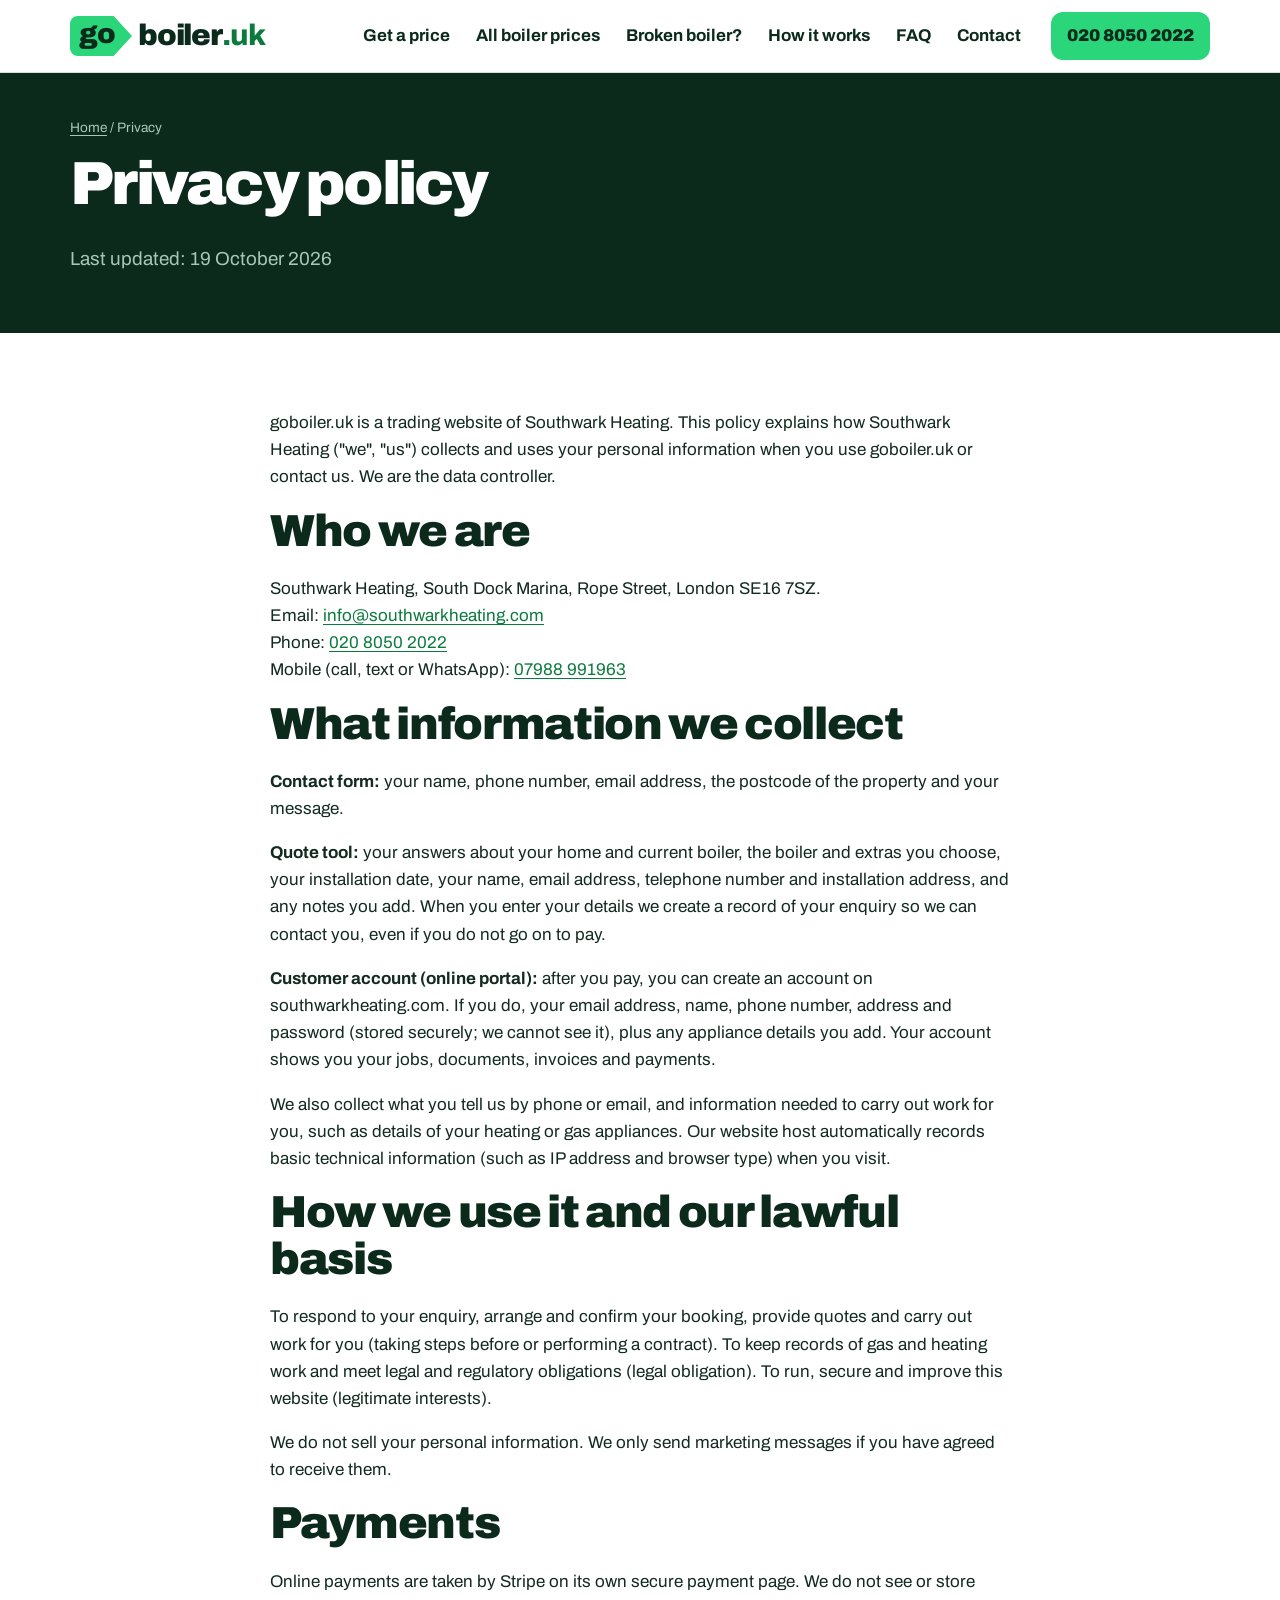
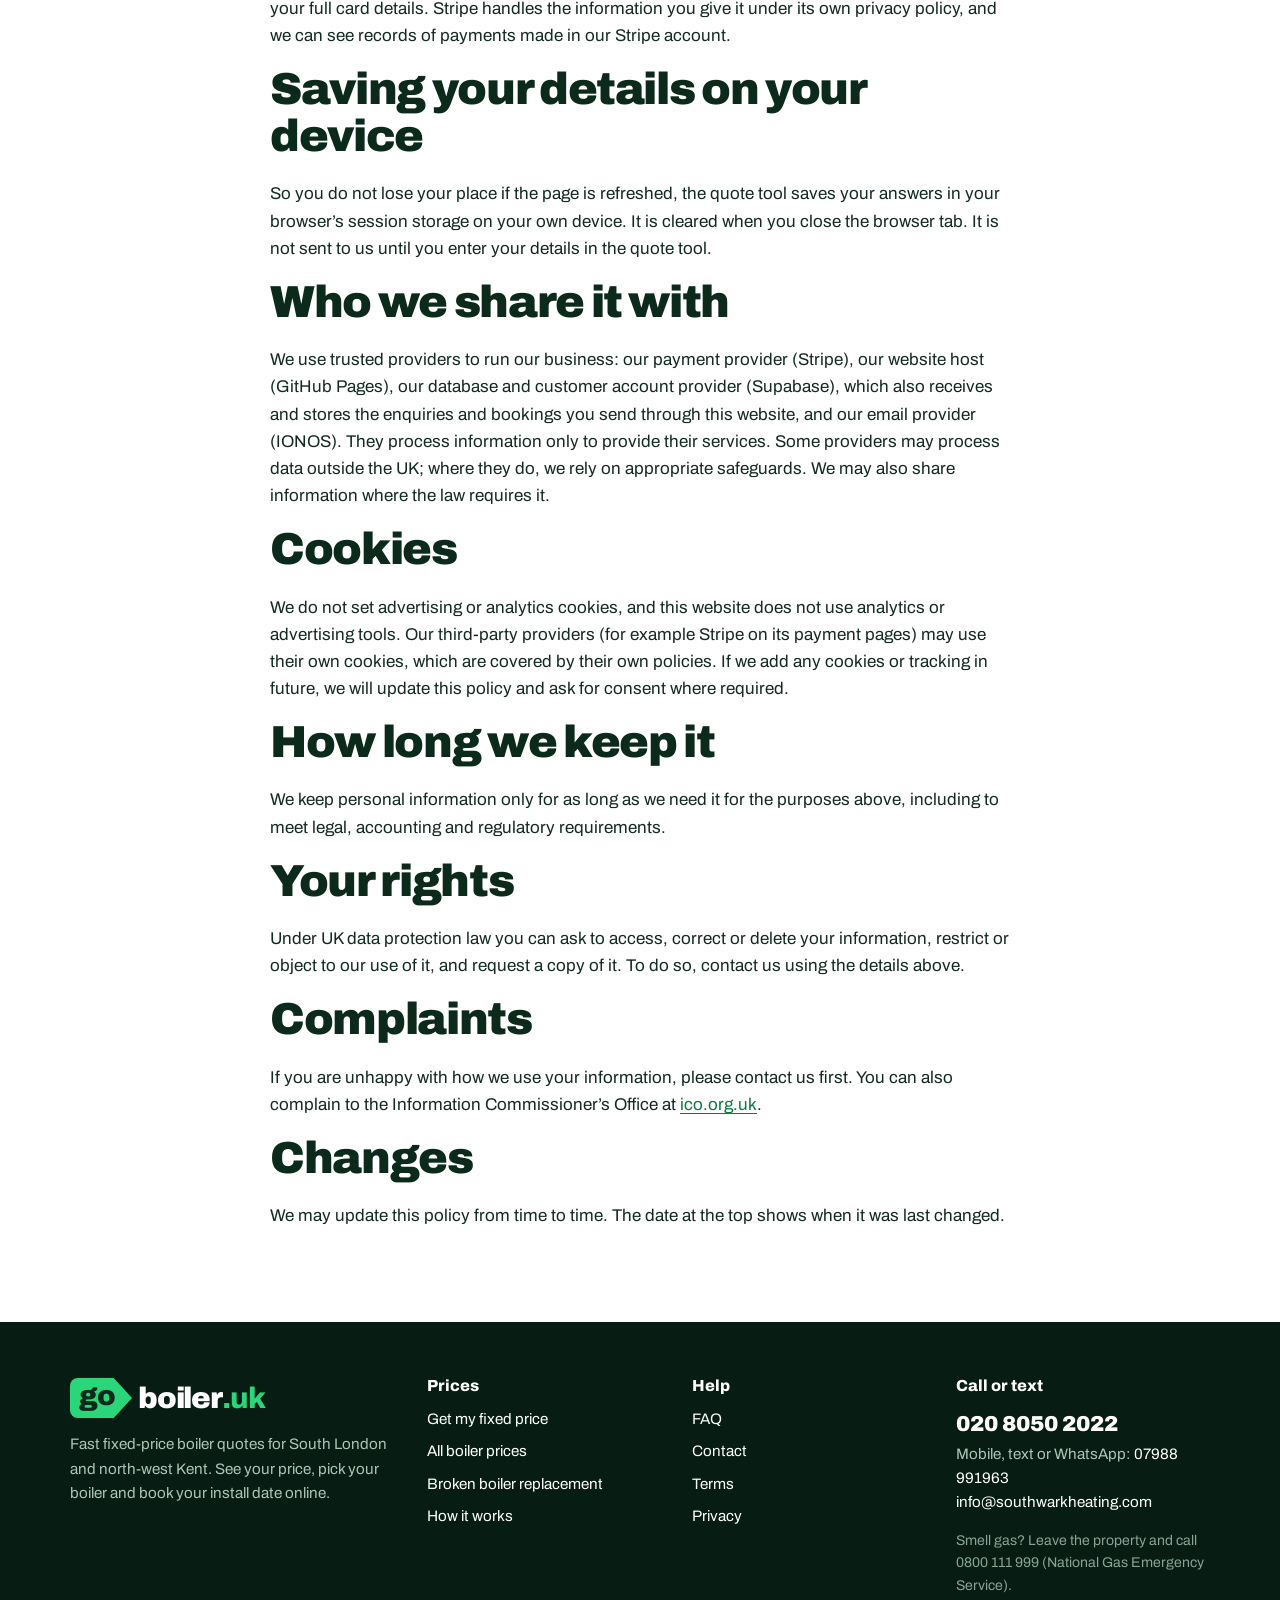
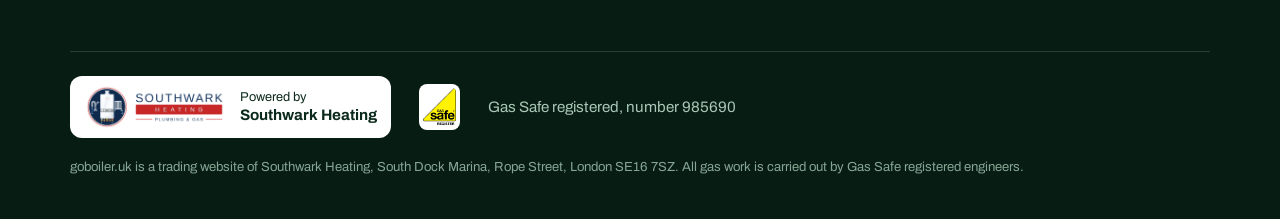
<file: privacy.html>
<!DOCTYPE html>
<html lang="en-GB">
<head>
<meta charset="utf-8">
<meta name="viewport" content="width=device-width, initial-scale=1, viewport-fit=cover">
<title>Privacy Policy | goboiler.uk</title>
<meta name="description" content="How Southwark Heating uses your information when you use goboiler.uk.">
<meta name="robots" content="noindex, follow">
<meta property="og:type" content="website"><meta property="og:site_name" content="goboiler.uk">
<meta property="og:title" content="Privacy Policy | goboiler.uk"><meta property="og:description" content="How Southwark Heating uses your information when you use goboiler.uk.">
<meta property="og:url" content="https://goboiler.uk/privacy"><meta property="og:image" content="https://goboiler.uk/share.png"><meta property="og:image:width" content="1200"><meta property="og:image:height" content="630"><meta property="og:image:alt" content="goboiler.uk logo"><meta property="og:locale" content="en_GB">
<meta name="twitter:card" content="summary_large_image"><meta name="twitter:image" content="https://goboiler.uk/share.png">
<meta name="theme-color" content="#0B2A1C">
<link rel="icon" href="favicon.ico" sizes="48x48"><link rel="icon" type="image/png" sizes="32x32" href="favicon-32x32.png"><link rel="icon" type="image/png" sizes="192x192" href="favicon-192x192.png"><link rel="apple-touch-icon" href="apple-touch-icon.png"><link rel="manifest" href="site.webmanifest">
<link rel="preload" href="archivo.woff" as="font" type="font/woff" crossorigin>
<link rel="stylesheet" href="site.css">
<script type="application/ld+json">{"@context":"https://schema.org","@graph":[{"@type":"BreadcrumbList","itemListElement":[{"@type":"ListItem","position":1,"name":"Home","item":"https://goboiler.uk/"},{"@type":"ListItem","position":2,"name":"Privacy","item":"https://goboiler.uk/privacy"}]}]}</script>
</head>
<body>
<a class="skip" href="#main">Skip to content</a><header class="top"><div class="wrap"><a class="logo" href="./" aria-label="goboiler.uk home"><span class="go"><svg class="tag" viewBox="0 0 176 112" aria-hidden="true" focusable="false" preserveAspectRatio="none"><path d="M22 0H124L176 56L124 112H22A22 22 0 0 1 0 90V22A22 22 0 0 1 22 0Z"/></svg><b>go</b></span><span class="wm">boiler<i>.uk</i></span></a>
<button class="menu-btn" type="button" aria-expanded="false" aria-controls="nav">Menu</button>
<nav id="nav" aria-label="Main"><ul><li><a href="boiler-quote">Get a price</a></li><li><a href="boiler-prices">All boiler prices</a></li><li><a href="boiler-replacement">Broken boiler?</a></li><li><a href="how-it-works">How it works</a></li><li><a href="faq">FAQ</a></li><li><a href="contact">Contact</a></li></ul></nav>
<a class="hcall" href="tel:+442080502022">020 8050 2022</a>
</div></header>
<div class="mcall"><a href="boiler-quote">Get my price</a><a href="tel:+442080502022">Call 020 8050 2022</a></div><main id="main"><section class="pagehead"><div class="wrap"><p class="bc"><a href="./">Home</a> / Privacy</p><h1>Privacy policy</h1><p class="lead">Last updated: 19 October 2026</p></div></section><section class="sec"><div class="wrap narrow">
<p>goboiler.uk is a trading website of Southwark Heating. This policy explains how Southwark Heating (&quot;we&quot;, &quot;us&quot;) collects and uses your personal information when you use goboiler.uk or contact us. We are the data controller.</p>
<h2>Who we are</h2><p>Southwark Heating, South Dock Marina, Rope Street, London SE16 7SZ.<br>Email: <a href="mailto:info@southwarkheating.com">info@southwarkheating.com</a><br>Phone: <a href="tel:+442080502022">020 8050 2022</a><br>Mobile (call, text or WhatsApp): <a href="tel:+447988991963">07988 991963</a></p>
<h2>What information we collect</h2>
<p><strong>Contact form:</strong> your name, phone number, email address, the postcode of the property and your message.</p><p><strong>Quote tool:</strong> your answers about your home and current boiler, the boiler and extras you choose, your installation date, your name, email address, telephone number and installation address, and any notes you add. When you enter your details we create a record of your enquiry so we can contact you, even if you do not go on to pay.</p><p><strong>Customer account (online portal):</strong> after you pay, you can create an account on southwarkheating.com. If you do, your email address, name, phone number, address and password (stored securely; we cannot see it), plus any appliance details you add. Your account shows you your jobs, documents, invoices and payments.</p>
<p>We also collect what you tell us by phone or email, and information needed to carry out work for you, such as details of your heating or gas appliances. Our website host automatically records basic technical information (such as IP address and browser type) when you visit.</p>
<h2>How we use it and our lawful basis</h2>
<p>To respond to your enquiry, arrange and confirm your booking, provide quotes and carry out work for you (taking steps before or performing a contract). To keep records of gas and heating work and meet legal and regulatory obligations (legal obligation). To run, secure and improve this website (legitimate interests).</p>
<p>We do not sell your personal information. We only send marketing messages if you have agreed to receive them.</p>
<h2>Payments</h2><p>Online payments are taken by Stripe on its own secure payment page. We do not see or store your full card details. Stripe handles the information you give it under its own privacy policy, and we can see records of payments made in our Stripe account.</p>
<h2>Saving your details on your device</h2><p>So you do not lose your place if the page is refreshed, the quote tool saves your answers in your browser&rsquo;s session storage on your own device. It is cleared when you close the browser tab. It is not sent to us until you enter your details in the quote tool.</p><h2>Who we share it with</h2><p>We use trusted providers to run our business: our payment provider (Stripe), our website host (GitHub Pages), our database and customer account provider (Supabase), which also receives and stores the enquiries and bookings you send through this website, and our email provider (IONOS). They process information only to provide their services. Some providers may process data outside the UK; where they do, we rely on appropriate safeguards. We may also share information where the law requires it.</p>
<h2>Cookies</h2><p>We do not set advertising or analytics cookies, and this website does not use analytics or advertising tools. Our third-party providers (for example Stripe on its payment pages) may use their own cookies, which are covered by their own policies. If we add any cookies or tracking in future, we will update this policy and ask for consent where required.</p>
<h2>How long we keep it</h2><p>We keep personal information only for as long as we need it for the purposes above, including to meet legal, accounting and regulatory requirements.</p>
<h2>Your rights</h2><p>Under UK data protection law you can ask to access, correct or delete your information, restrict or object to our use of it, and request a copy of it. To do so, contact us using the details above.</p>
<h2>Complaints</h2><p>If you are unhappy with how we use your information, please contact us first. You can also complain to the Information Commissioner&rsquo;s Office at <a href="https://ico.org.uk" rel="noopener">ico.org.uk</a>.</p>
<h2>Changes</h2><p>We may update this policy from time to time. The date at the top shows when it was last changed.</p>
</div></section></main><footer class="foot"><div class="wrap">
<div class="cols">
<div><a class="logo" href="./" aria-label="goboiler.uk home"><span class="go"><svg class="tag" viewBox="0 0 176 112" aria-hidden="true" focusable="false" preserveAspectRatio="none"><path d="M22 0H124L176 56L124 112H22A22 22 0 0 1 0 90V22A22 22 0 0 1 22 0Z"/></svg><b>go</b></span><span class="wm">boiler<i>.uk</i></span></a><p style="margin-top:14px">Fast fixed-price boiler quotes for South London and north-west Kent. See your price, pick your boiler and book your install date online.</p></div>
<div><h2>Prices</h2><ul><li><a href="boiler-quote">Get my fixed price</a></li><li><a href="boiler-prices">All boiler prices</a></li><li><a href="boiler-replacement">Broken boiler replacement</a></li><li><a href="how-it-works">How it works</a></li></ul></div>
<div><h2>Help</h2><ul><li><a href="faq">FAQ</a></li><li><a href="contact">Contact</a></li><li><a href="terms">Terms</a></li><li><a href="privacy">Privacy</a></li></ul></div>
<div><h2>Call or text</h2><p><a class="phone" href="tel:+442080502022">020 8050 2022</a><br>Mobile, text or WhatsApp: <a href="tel:+447988991963">07988 991963</a><br><a href="mailto:info@southwarkheating.com">info@southwarkheating.com</a></p><p class="small" style="color:#86A595">Smell gas? Leave the property and call 0800 111 999 (National Gas Emergency Service).</p></div>
</div>
<div class="powered">
<a class="by" href="https://southwarkheating.com/" title="Southwark Heating, Gas Safe registered heating engineers"><img src="southwark-heating-logo.webp" alt="Southwark Heating logo" width="120" height="46"><span>Powered by<b>Southwark Heating</b></span></a>
<img class="gs" src="gas-safe-register-logo.png" alt="Gas Safe Register logo" width="46" height="46"><span>Gas Safe registered, number 985690</span>
</div>
<p class="legal">goboiler.uk is a trading website of Southwark Heating, South Dock Marina, Rope Street, London SE16 7SZ. All gas work is carried out by Gas Safe registered engineers.</p>
</div></footer>
<script src="site.js" defer></script>
</body>
</html>
</file>
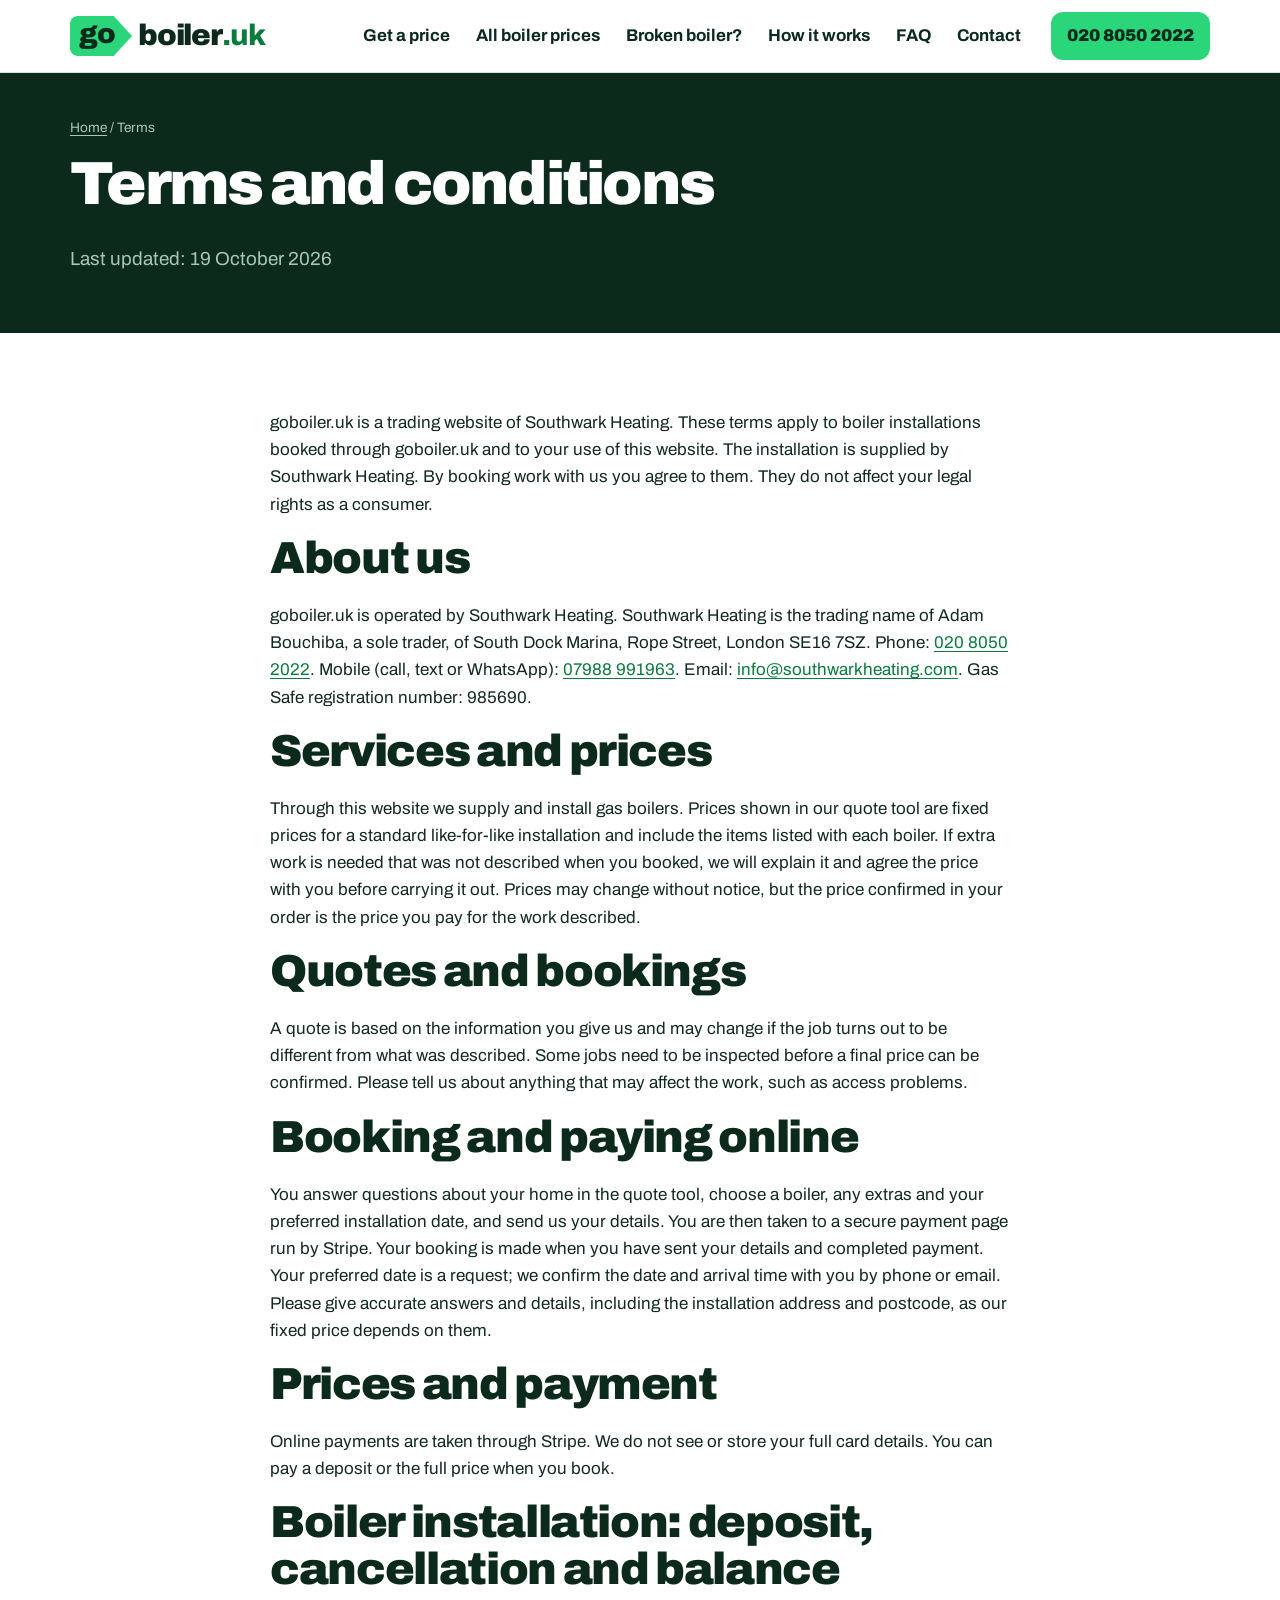
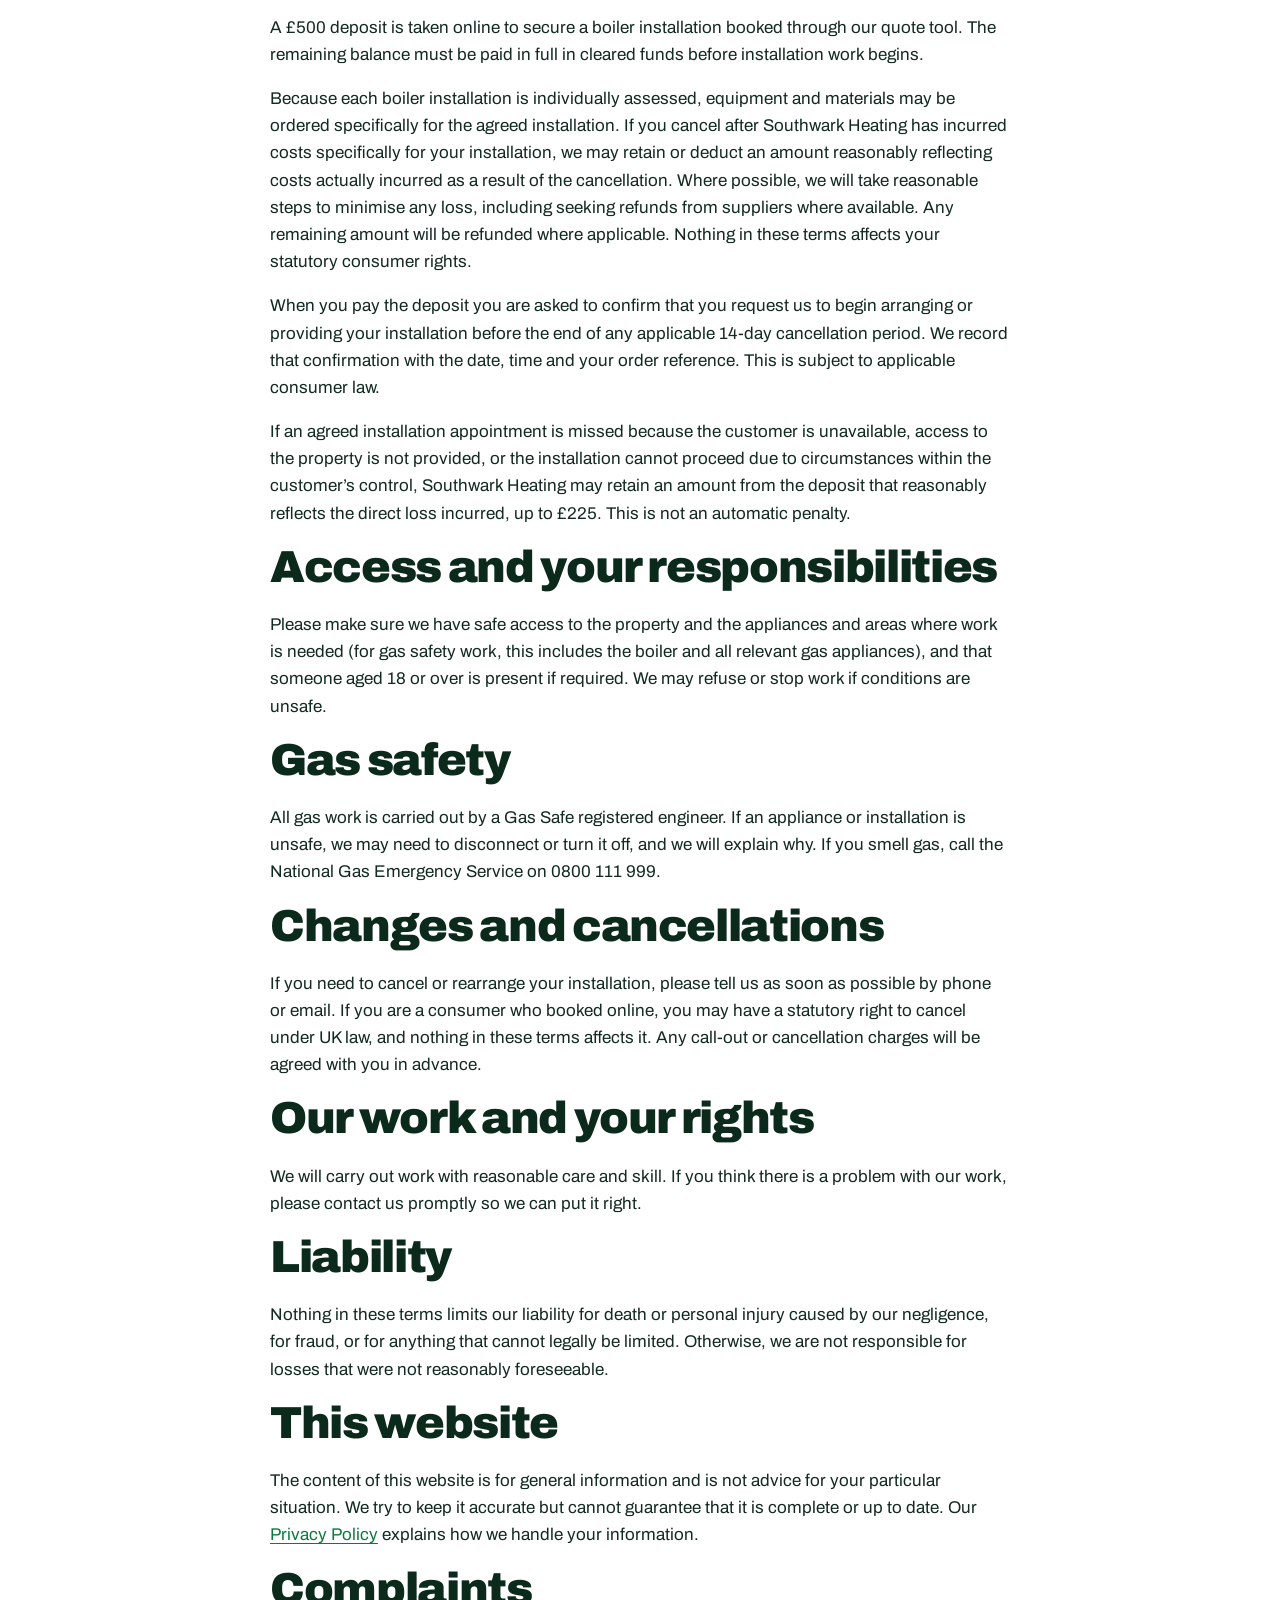
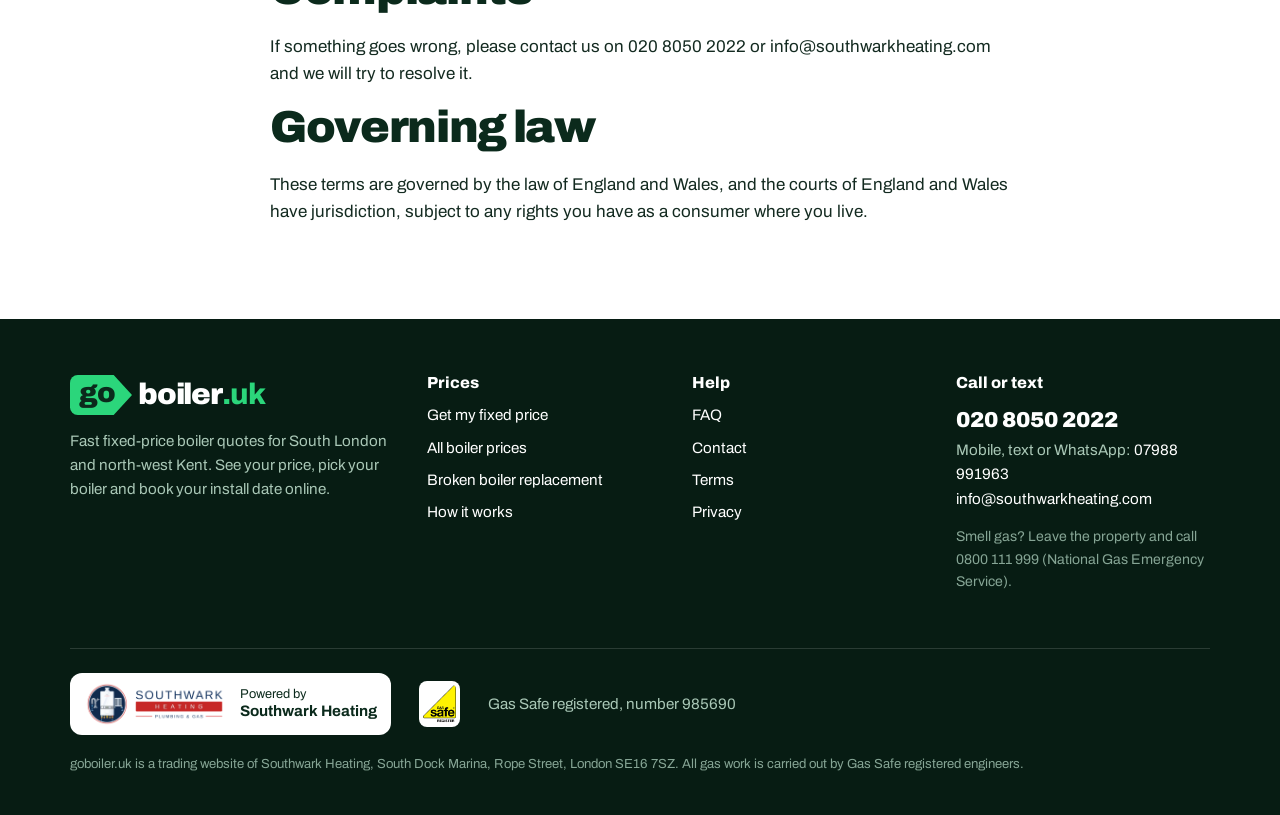
<file: terms.html>
<!DOCTYPE html>
<html lang="en-GB">
<head>
<meta charset="utf-8">
<meta name="viewport" content="width=device-width, initial-scale=1, viewport-fit=cover">
<title>Terms and Conditions | goboiler.uk</title>
<meta name="description" content="Terms for boiler installations booked through goboiler.uk, supplied by Southwark Heating.">
<meta name="robots" content="noindex, follow">
<meta property="og:type" content="website"><meta property="og:site_name" content="goboiler.uk">
<meta property="og:title" content="Terms and Conditions | goboiler.uk"><meta property="og:description" content="Terms for boiler installations booked through goboiler.uk, supplied by Southwark Heating.">
<meta property="og:url" content="https://goboiler.uk/terms"><meta property="og:image" content="https://goboiler.uk/share.png"><meta property="og:image:width" content="1200"><meta property="og:image:height" content="630"><meta property="og:image:alt" content="goboiler.uk logo"><meta property="og:locale" content="en_GB">
<meta name="twitter:card" content="summary_large_image"><meta name="twitter:image" content="https://goboiler.uk/share.png">
<meta name="theme-color" content="#0B2A1C">
<link rel="icon" href="favicon.ico" sizes="48x48"><link rel="icon" type="image/png" sizes="32x32" href="favicon-32x32.png"><link rel="icon" type="image/png" sizes="192x192" href="favicon-192x192.png"><link rel="apple-touch-icon" href="apple-touch-icon.png"><link rel="manifest" href="site.webmanifest">
<link rel="preload" href="archivo.woff" as="font" type="font/woff" crossorigin>
<link rel="stylesheet" href="site.css">
<script type="application/ld+json">{"@context":"https://schema.org","@graph":[{"@type":"BreadcrumbList","itemListElement":[{"@type":"ListItem","position":1,"name":"Home","item":"https://goboiler.uk/"},{"@type":"ListItem","position":2,"name":"Terms","item":"https://goboiler.uk/terms"}]}]}</script>
</head>
<body>
<a class="skip" href="#main">Skip to content</a><header class="top"><div class="wrap"><a class="logo" href="./" aria-label="goboiler.uk home"><span class="go"><svg class="tag" viewBox="0 0 176 112" aria-hidden="true" focusable="false" preserveAspectRatio="none"><path d="M22 0H124L176 56L124 112H22A22 22 0 0 1 0 90V22A22 22 0 0 1 22 0Z"/></svg><b>go</b></span><span class="wm">boiler<i>.uk</i></span></a>
<button class="menu-btn" type="button" aria-expanded="false" aria-controls="nav">Menu</button>
<nav id="nav" aria-label="Main"><ul><li><a href="boiler-quote">Get a price</a></li><li><a href="boiler-prices">All boiler prices</a></li><li><a href="boiler-replacement">Broken boiler?</a></li><li><a href="how-it-works">How it works</a></li><li><a href="faq">FAQ</a></li><li><a href="contact">Contact</a></li></ul></nav>
<a class="hcall" href="tel:+442080502022">020 8050 2022</a>
</div></header>
<div class="mcall"><a href="boiler-quote">Get my price</a><a href="tel:+442080502022">Call 020 8050 2022</a></div><main id="main"><section class="pagehead"><div class="wrap"><p class="bc"><a href="./">Home</a> / Terms</p><h1>Terms and conditions</h1><p class="lead">Last updated: 19 October 2026</p></div></section><section class="sec"><div class="wrap narrow">
<p>goboiler.uk is a trading website of Southwark Heating. These terms apply to boiler installations booked through goboiler.uk and to your use of this website. The installation is supplied by Southwark Heating. By booking work with us you agree to them. They do not affect your legal rights as a consumer.</p>
<h2>About us</h2><p>goboiler.uk is operated by Southwark Heating. Southwark Heating is the trading name of Adam Bouchiba, a sole trader, of South Dock Marina, Rope Street, London SE16 7SZ. Phone: <a href="tel:+442080502022">020 8050 2022</a>. Mobile (call, text or WhatsApp): <a href="tel:+447988991963">07988 991963</a>. Email: <a href="mailto:info@southwarkheating.com">info@southwarkheating.com</a>. Gas Safe registration number: 985690.</p>
<h2>Services and prices</h2><p>Through this website we supply and install gas boilers. Prices shown in our quote tool are fixed prices for a standard like-for-like installation and include the items listed with each boiler. If extra work is needed that was not described when you booked, we will explain it and agree the price with you before carrying it out. Prices may change without notice, but the price confirmed in your order is the price you pay for the work described.</p><h2>Quotes and bookings</h2><p>A quote is based on the information you give us and may change if the job turns out to be different from what was described. Some jobs need to be inspected before a final price can be confirmed. Please tell us about anything that may affect the work, such as access problems.</p>
<h2>Booking and paying online</h2><p>You answer questions about your home in the quote tool, choose a boiler, any extras and your preferred installation date, and send us your details. You are then taken to a secure payment page run by Stripe. Your booking is made when you have sent your details and completed payment. Your preferred date is a request; we confirm the date and arrival time with you by phone or email. Please give accurate answers and details, including the installation address and postcode, as our fixed price depends on them.</p><h2>Prices and payment</h2><p>Online payments are taken through Stripe. We do not see or store your full card details. You can pay a deposit or the full price when you book.</p><h2>Boiler installation: deposit, cancellation and balance</h2><p>A &pound;500 deposit is taken online to secure a boiler installation booked through our quote tool. The remaining balance must be paid in full in cleared funds before installation work begins.</p><p>Because each boiler installation is individually assessed, equipment and materials may be ordered specifically for the agreed installation. If you cancel after Southwark Heating has incurred costs specifically for your installation, we may retain or deduct an amount reasonably reflecting costs actually incurred as a result of the cancellation. Where possible, we will take reasonable steps to minimise any loss, including seeking refunds from suppliers where available. Any remaining amount will be refunded where applicable. Nothing in these terms affects your statutory consumer rights.</p><p>When you pay the deposit you are asked to confirm that you request us to begin arranging or providing your installation before the end of any applicable 14-day cancellation period. We record that confirmation with the date, time and your order reference. This is subject to applicable consumer law.</p><p>If an agreed installation appointment is missed because the customer is unavailable, access to the property is not provided, or the installation cannot proceed due to circumstances within the customer&rsquo;s control, Southwark Heating may retain an amount from the deposit that reasonably reflects the direct loss incurred, up to &pound;225. This is not an automatic penalty.</p>
<h2>Access and your responsibilities</h2><p>Please make sure we have safe access to the property and the appliances and areas where work is needed (for gas safety work, this includes the boiler and all relevant gas appliances), and that someone aged 18 or over is present if required. We may refuse or stop work if conditions are unsafe.</p>
<h2>Gas safety</h2><p>All gas work is carried out by a Gas Safe registered engineer. If an appliance or installation is unsafe, we may need to disconnect or turn it off, and we will explain why. If you smell gas, call the National Gas Emergency Service on 0800 111 999.</p>
<h2>Changes and cancellations</h2><p>If you need to cancel or rearrange your installation, please tell us as soon as possible by phone or email. If you are a consumer who booked online, you may have a statutory right to cancel under UK law, and nothing in these terms affects it. Any call-out or cancellation charges will be agreed with you in advance.</p>
<h2>Our work and your rights</h2><p>We will carry out work with reasonable care and skill. If you think there is a problem with our work, please contact us promptly so we can put it right.</p>
<h2>Liability</h2><p>Nothing in these terms limits our liability for death or personal injury caused by our negligence, for fraud, or for anything that cannot legally be limited. Otherwise, we are not responsible for losses that were not reasonably foreseeable.</p>
<h2>This website</h2><p>The content of this website is for general information and is not advice for your particular situation. We try to keep it accurate but cannot guarantee that it is complete or up to date. Our <a href="privacy">Privacy Policy</a> explains how we handle your information.</p>
<h2>Complaints</h2><p>If something goes wrong, please contact us on 020 8050 2022 or info@southwarkheating.com and we will try to resolve it.</p>
<h2>Governing law</h2><p>These terms are governed by the law of England and Wales, and the courts of England and Wales have jurisdiction, subject to any rights you have as a consumer where you live.</p>
</div></section></main><footer class="foot"><div class="wrap">
<div class="cols">
<div><a class="logo" href="./" aria-label="goboiler.uk home"><span class="go"><svg class="tag" viewBox="0 0 176 112" aria-hidden="true" focusable="false" preserveAspectRatio="none"><path d="M22 0H124L176 56L124 112H22A22 22 0 0 1 0 90V22A22 22 0 0 1 22 0Z"/></svg><b>go</b></span><span class="wm">boiler<i>.uk</i></span></a><p style="margin-top:14px">Fast fixed-price boiler quotes for South London and north-west Kent. See your price, pick your boiler and book your install date online.</p></div>
<div><h2>Prices</h2><ul><li><a href="boiler-quote">Get my fixed price</a></li><li><a href="boiler-prices">All boiler prices</a></li><li><a href="boiler-replacement">Broken boiler replacement</a></li><li><a href="how-it-works">How it works</a></li></ul></div>
<div><h2>Help</h2><ul><li><a href="faq">FAQ</a></li><li><a href="contact">Contact</a></li><li><a href="terms">Terms</a></li><li><a href="privacy">Privacy</a></li></ul></div>
<div><h2>Call or text</h2><p><a class="phone" href="tel:+442080502022">020 8050 2022</a><br>Mobile, text or WhatsApp: <a href="tel:+447988991963">07988 991963</a><br><a href="mailto:info@southwarkheating.com">info@southwarkheating.com</a></p><p class="small" style="color:#86A595">Smell gas? Leave the property and call 0800 111 999 (National Gas Emergency Service).</p></div>
</div>
<div class="powered">
<a class="by" href="https://southwarkheating.com/" title="Southwark Heating, Gas Safe registered heating engineers"><img src="southwark-heating-logo.webp" alt="Southwark Heating logo" width="120" height="46"><span>Powered by<b>Southwark Heating</b></span></a>
<img class="gs" src="gas-safe-register-logo.png" alt="Gas Safe Register logo" width="46" height="46"><span>Gas Safe registered, number 985690</span>
</div>
<p class="legal">goboiler.uk is a trading website of Southwark Heating, South Dock Marina, Rope Street, London SE16 7SZ. All gas work is carried out by Gas Safe registered engineers.</p>
</div></footer>
<script src="site.js" defer></script>
</body>
</html>
</file>
<file: site.css>
@font-face{font-family:Archivo;src:url(archivo.woff) format("woff");font-weight:400 900;font-display:swap}
:root{--ink:#0B2A1C;--ink2:#071C13;--green:#2BD67B;--act:#0A7A3D;--act2:#07612F;--text:#132A20;--mut:#3D5A4B;--line:#D3E3D9;--mint:#EEF5F0;--soft:#A9C7B6}
*{box-sizing:border-box}html{scroll-padding-top:86px}html,body{margin:0}
body{font-family:Archivo,system-ui,-apple-system,"Segoe UI",sans-serif;color:var(--text);font-size:17px;line-height:1.6;background:#fff;-webkit-text-size-adjust:100%}
img{max-width:100%;height:auto}a{color:var(--act);text-underline-offset:3px}a:hover{color:var(--act2)}
:focus-visible{outline:3px solid var(--green);outline-offset:2px;border-radius:4px}
.wrap{max-width:1180px;margin:0 auto;padding:0 20px}.narrow{max-width:780px}
.skip{position:absolute;left:-999px;top:8px;background:#fff;padding:8px 12px;z-index:99}.skip:focus{left:8px}
h1,h2,h3{color:var(--ink);line-height:1.05;letter-spacing:-.03em;margin:0 0 .45em;font-weight:900}
h1{font-size:clamp(2.6rem,7.4vw,5.6rem);letter-spacing:-.045em}h2{font-size:clamp(1.8rem,3.8vw,2.8rem)}h3{font-size:1.25rem;font-weight:800;letter-spacing:-.01em}
p{margin:0 0 1em}.lead{font-size:1.18rem;color:var(--mut);max-width:36em}.small{font-size:.88rem;color:var(--mut)}
.btn{display:inline-flex;align-items:center;justify-content:center;min-height:52px;padding:12px 26px;border-radius:12px;background:var(--act);color:#fff;font:inherit;font-weight:800;font-size:1.05rem;text-decoration:none;border:0;cursor:pointer;line-height:1.2}
.btn:hover{background:var(--act2);color:#fff}.btn.lime{background:var(--green);color:var(--ink)}.btn.lime:hover{background:#5BE69A;color:var(--ink)}
.btn.line{background:transparent;color:inherit;box-shadow:inset 0 0 0 2px currentColor}.btn.line:hover{background:rgba(255,255,255,.08)}
.btns{display:flex;flex-wrap:wrap;gap:12px;margin-top:22px}
/* logo */
.logo{display:flex;align-items:center;gap:6px;text-decoration:none;color:var(--ink);flex:none}
.logo .go{position:relative;width:62px;height:40px;display:flex;align-items:center}.logo .tag{position:absolute;inset:0;width:100%;height:100%;fill:var(--green)}
.logo .go b{position:relative;padding-left:9px;font-size:1.75rem;font-weight:900;letter-spacing:-.04em;line-height:1;color:var(--ink);padding-bottom:4px}
.logo .wm{font-size:1.85rem;font-weight:900;letter-spacing:-.04em;line-height:1}.logo .wm i{font-style:normal;font-weight:800;color:var(--act)}
/* header */
.top{position:sticky;top:0;z-index:20;background:#fff;border-bottom:1px solid var(--line)}
.top .wrap{display:flex;align-items:center;gap:18px;min-height:72px}
#nav{margin-left:auto}#nav ul{list-style:none;margin:0;padding:0;display:flex;gap:2px;align-items:center}
#nav a{display:block;padding:10px 12px;border-radius:10px;text-decoration:none;font-weight:700;color:var(--ink)}
#nav a:hover,#nav a[aria-current]{background:var(--mint)}
.hcall{text-decoration:none;font-weight:900;color:var(--ink);background:var(--green);padding:10px 16px;border-radius:12px;white-space:nowrap}
.menu-btn{display:none;margin-left:auto;background:var(--ink);border:0;color:#fff;border-radius:10px;padding:10px 14px;font:inherit;font-weight:800;cursor:pointer}
@media (max-width:1000px){.menu-btn{display:block}.hcall{display:none}#nav{position:absolute;left:0;right:0;top:100%;background:#fff;border-bottom:1px solid var(--line);display:none;margin:0}#nav.open{display:block}
#nav ul{flex-direction:column;align-items:stretch;padding:8px 12px 16px}#nav a{padding:13px 12px;font-size:1.05rem}}
.mcall{display:none}@media (max-width:1000px){.mcall{display:flex;gap:8px;padding:10px 20px;background:var(--ink2)}.mcall a{flex:1;text-align:center;text-decoration:none;font-weight:800;font-size:.95rem;padding:7px;border-radius:10px;color:#fff;box-shadow:inset 0 0 0 1px rgba(255,255,255,.35)}.mcall a:first-child{background:var(--green);color:var(--ink);box-shadow:none}}
/* deal */
.deal{background:#E4FBEF;border-bottom:1px solid var(--line)}.deal p{max-width:1180px;margin:0 auto;padding:10px 20px;font-size:.93rem;color:var(--ink)}
.deal .code{font:inherit;font-weight:900;background:#fff;border:2px dashed var(--ink);border-radius:8px;padding:2px 8px;color:var(--ink);cursor:pointer}
.deal-off [data-deal]{display:none}
/* hero */
.hero{background:var(--ink);color:#E3F1E9;padding:60px 0 70px;overflow:hidden}
.hero .wrap{display:grid;grid-template-columns:1.05fr 1fr;gap:56px;align-items:center}
.hero h1{color:#fff}.hero h1 span{display:block;color:var(--green)}.hero .lead{color:var(--soft)}
.hero .from{display:inline-flex;gap:10px;align-items:baseline;margin-top:8px;color:#fff;font-weight:700}.hero .from b{font-size:2rem;font-weight:900;color:var(--green);letter-spacing:-.03em}
.start{background:#fff;color:var(--text);border-radius:22px;padding:26px;box-shadow:0 30px 60px -30px rgba(0,0,0,.6)}
.start .q{font-size:1.45rem;font-weight:900;color:var(--ink);letter-spacing:-.02em;line-height:1.15;margin:0 0 6px}.start .h{font-size:.92rem;color:var(--mut);margin:0 0 16px}
.opts{display:grid;grid-template-columns:1fr 1fr;gap:10px}
.opts a{display:flex;align-items:center;justify-content:space-between;gap:10px;min-height:60px;padding:12px 16px;border:2px solid var(--line);border-radius:14px;text-decoration:none;color:var(--ink);font-weight:800;font-size:1.05rem}
.opts a::after{content:"";width:22px;height:14px;flex:none;background:var(--green);clip-path:polygon(0 0,60% 0,100% 50%,60% 100%,0 100%)}
.opts a:hover{border-color:var(--act);background:var(--mint)}.opts a.wide{grid-column:1/-1}
.start .meta{display:flex;justify-content:space-between;gap:10px;margin-top:14px;font-size:.85rem;color:var(--mut)}
@media (max-width:920px){.hero{padding:36px 0 44px}.hero .wrap{grid-template-columns:1fr;gap:30px}}
@media (max-width:420px){.opts{grid-template-columns:1fr}}
/* sections */
.sec{padding:76px 0}.sec.mint{background:var(--mint)}.sec.ink{background:var(--ink);color:#E3F1E9}.sec.ink h2,.sec.ink h3{color:#fff}.sec.ink a{color:var(--green)}.sec.ink a.btn.lime{color:var(--ink)}
.sechead{max-width:740px;margin-bottom:32px}.sechead p{color:var(--mut);font-size:1.08rem}.sec.ink .sechead p{color:var(--soft)}
.track{list-style:none;margin:0;padding:0;display:grid;grid-template-columns:repeat(3,minmax(0,1fr));gap:0}
.track li{padding:0 26px 0 0}.track .mk{display:flex;align-items:center;height:46px;margin-bottom:16px;position:relative}
.track .mk span{position:relative;z-index:1;background:var(--green);color:var(--ink);font-weight:900;font-size:1.15rem;height:46px;padding:0 30px 0 16px;display:flex;align-items:center;clip-path:polygon(0 0,82% 0,100% 50%,82% 100%,0 100%);border-radius:10px 0 0 10px}
.track .mk::after{content:"";position:absolute;left:0;right:0;top:50%;border-top:2px dashed var(--line)}
.track li:last-child .mk::after{display:none}.track p{color:var(--mut);margin:0}
@media (max-width:820px){.track{grid-template-columns:1fr;gap:26px}.track .mk::after{display:none}}
.picks{display:grid;grid-template-columns:repeat(4,minmax(0,1fr));gap:18px}
.pick{border:1px solid var(--line);border-radius:18px;padding:18px;background:#fff;display:flex;flex-direction:column}
.pick .im{background:var(--mint);border-radius:12px;display:grid;place-items:center;height:170px;margin-bottom:14px}.pick .im img{max-height:150px;width:auto}
.pick h3{font-size:1.08rem;margin:0 0 4px}.pick .k{font-size:.88rem;color:var(--mut);margin:0 0 12px}.pick .pr{margin-top:auto;font-size:1.7rem;font-weight:900;color:var(--ink);letter-spacing:-.03em}.pick .pr small{display:block;font-size:.8rem;font-weight:600;color:var(--mut);letter-spacing:0}
@media (max-width:960px){.picks{grid-template-columns:1fr 1fr}}@media (max-width:480px){.picks{grid-template-columns:1fr}}
.band{display:grid;grid-template-columns:1.3fr 1fr;gap:40px;align-items:center}@media (max-width:860px){.band{grid-template-columns:1fr;gap:20px}}
.chk{list-style:none;margin:0;padding:0;display:grid;grid-template-columns:1fr 1fr;gap:10px 30px}.chk li{padding-left:30px;position:relative}
.chk li::before{content:"";position:absolute;left:0;top:6px;width:18px;height:12px;background:var(--green);clip-path:polygon(0 0,60% 0,100% 50%,60% 100%,0 100%)}
@media (max-width:700px){.chk{grid-template-columns:1fr}}
.faq details{background:#fff;border:1px solid var(--line);border-radius:14px;margin-bottom:10px}.faq summary{cursor:pointer;padding:16px 46px 16px 18px;font-weight:800;color:var(--ink);list-style:none;position:relative}
.faq summary::-webkit-details-marker{display:none}.faq summary::after{content:"";position:absolute;right:18px;top:22px;width:14px;height:10px;background:var(--act);clip-path:polygon(0 0,60% 0,100% 50%,60% 100%,0 100%);transition:transform .15s}
.faq details[open] summary::after{transform:rotate(90deg)}.faq details>div{padding:0 18px 16px}.faq details>div p:last-child{margin:0}
.cta{background:var(--green);color:var(--ink);border-radius:22px;padding:42px;display:flex;gap:24px;align-items:center;justify-content:space-between;flex-wrap:wrap}.cta h2{margin:0 0 4px}.cta p{margin:0;font-weight:600}
.cta .btn{background:var(--ink)}.cta .btn:hover{background:#000}
/* inner */
.pagehead{background:var(--ink);color:var(--soft);padding:44px 0 40px}.pagehead h1{color:#fff;font-size:clamp(2.2rem,5.4vw,3.8rem);max-width:18ch}.pagehead .lead{color:var(--soft)}
.bc{font-size:.85rem;margin:0 0 14px}.bc a{color:var(--soft)}
.prose{max-width:780px}.prose h2{font-size:1.75rem;margin-top:1.5em}.prose h3{margin-top:1.2em}.prose ul,.prose ol{padding-left:1.2em}.prose li{margin:.35em 0}
.note{background:var(--mint);border-radius:14px;padding:18px 20px;margin:24px 0}
.layout{display:grid;grid-template-columns:minmax(0,1fr) 300px;gap:52px}.side{position:sticky;top:96px;align-self:start}
@media (max-width:960px){.layout{grid-template-columns:1fr}.side{position:static}}
.box{background:var(--ink);color:var(--soft);border-radius:20px;padding:24px}.box h2{color:#fff;font-size:1.3rem}.box .big{font-size:2.8rem;font-weight:900;color:var(--green);letter-spacing:-.04em;line-height:1;margin-bottom:6px}.box .btn{width:100%;margin-top:14px}
.jump{display:flex;flex-wrap:wrap;gap:8px;list-style:none;padding:0;margin:0 0 30px}.jump a{display:block;padding:7px 14px;border-radius:999px;background:var(--mint);text-decoration:none;font-weight:700;color:var(--ink)}.jump a:hover{background:var(--green)}
.tbl{width:100%;border-collapse:collapse;font-size:.96rem;margin:6px 0 30px}.tbl th,.tbl td{text-align:left;padding:10px 8px;border-bottom:1px solid var(--line)}
.tbl th{font-size:.82rem;color:var(--mut);font-weight:700}.tbl td.p{font-weight:900;color:var(--ink);white-space:nowrap;text-align:right}.tbl th.p{text-align:right}.tblwrap{overflow-x:auto}
.make h2{display:flex;align-items:baseline;gap:12px;flex-wrap:wrap}.make h2 small{font-size:1rem;font-weight:700;color:var(--mut);letter-spacing:0}
/* forms */
.cform{max-width:560px}.cform .f{margin-bottom:16px}.cform label{display:block;font-weight:800;margin-bottom:6px;color:var(--ink)}
.cform input,.cform textarea{width:100%;font:inherit;padding:12px 14px;border:2px solid var(--line);border-radius:12px;background:#fff;color:var(--text)}
.cform input:focus,.cform textarea:focus{border-color:var(--act);outline:none}
.hp{position:absolute;left:-9999px}.fmsg{margin-top:12px;font-weight:700}.fmsg.err{color:#A3261B}.fmsg.ok{color:var(--act)}
/* footer */
.foot{background:var(--ink2);color:var(--soft);padding:56px 0 28px;font-size:.95rem}
.foot a{color:#fff;text-decoration:none}.foot a:hover{color:var(--green);text-decoration:underline}
.foot .cols{display:grid;grid-template-columns:1.4fr 1fr 1fr 1.1fr;gap:34px}.foot h2{color:#fff;font-size:1rem;margin:0 0 12px;letter-spacing:0;font-weight:800}
.foot ul{list-style:none;margin:0;padding:0}.foot li{margin:0 0 8px}.foot .logo{color:#fff}.foot .logo .wm i{color:var(--green)}.foot .phone{font-size:1.35rem;font-weight:900;color:#fff}
.powered{margin-top:40px;padding-top:24px;border-top:1px solid rgba(255,255,255,.14);display:flex;flex-wrap:wrap;align-items:center;gap:16px 28px}
.powered .by{display:flex;align-items:center;gap:14px;background:#fff;border-radius:12px;padding:8px 14px;color:var(--ink)}
.powered .by img{height:46px;width:auto}.powered .by span{font-size:.8rem;line-height:1.3}.powered .by b{display:block;font-size:.95rem}
.powered .gs{height:46px;width:auto;background:#fff;border-radius:8px;padding:4px}.legal{margin-top:18px;font-size:.82rem;color:#86A595}
@media (max-width:860px){.foot .cols{grid-template-columns:1fr 1fr}}@media (max-width:520px){.foot .cols{grid-template-columns:1fr}}
#finder{padding:28px 0 56px;background:var(--mint)}
@media (prefers-reduced-motion:reduce){*{scroll-behavior:auto!important;transition:none!important;animation:none!important}}
</file>
<file: finder.css>
/* Boiler finder styles (from the Southwark Heating finder), coloured for goboiler.uk */
#sj,#finder{--navy:#0B2A1C;--red:#0A7A3D;--ink:#132A20;--mut:#3D5A4B;--line:#D3E3D9;--bg:#EEF5F0}
/* Boiler journey (scoped with sj-) */
#finder{padding:20px 0 44px;background:var(--bg)}
#sj{max-width:720px;margin:0 auto}
#sj .sj-card{background:#fff;border:1px solid var(--line);border-radius:16px;padding:18px 16px 22px;box-shadow:0 2px 10px rgba(11,42,28,.06)}
#sj .sj-prog-t{font-size:.85rem;font-weight:700;color:var(--mut);margin-bottom:6px}
#sj .sj-bar{height:8px;background:var(--line);border-radius:9px;overflow:hidden;margin-bottom:12px}#sj .sj-bar i{display:block;height:100%;background:var(--red);border-radius:9px;transition:width .3s}
#sj .sj-back{background:none;border:0;color:var(--navy);font-family:inherit;font-weight:600;font-size:1rem;padding:10px 4px;margin:0 0 4px -4px;cursor:pointer;min-height:44px}
#sj .sj-h{font-size:clamp(1.35rem,5vw,1.8rem);line-height:1.2;color:var(--navy);margin:6px 0 8px;border:0;padding:0;text-transform:none}
#sj .sj-h:focus{outline:none}
#sj .sj-help{margin:0 0 16px;color:var(--mut);font-size:1rem}
#sj .sj-list{display:grid;gap:10px;margin-bottom:12px}#sj .sj-grid{display:grid;grid-template-columns:1fr 1fr;gap:10px;margin-bottom:12px}
#sj .sj-opt{display:flex;flex-direction:column;align-items:flex-start;justify-content:center;gap:2px;width:100%;min-height:58px;padding:14px 16px;border:2px solid var(--line);border-radius:14px;background:#fff;font-family:inherit;font-weight:600;font-size:1.05rem;color:var(--navy);text-align:left;cursor:pointer}
#sj .sj-grid .sj-opt{align-items:center;text-align:center}
#sj .sj-opt em{font-style:normal;font-weight:600;font-size:.88rem;color:var(--red)}
#sj .sj-opt:hover{border-color:#b9c4d0}#sj .sj-opt.on{border-color:var(--red);background:#FFF4F2}
#sj .sj-btn{display:block;width:100%;border:0;border-radius:14px;padding:16px;min-height:54px;font-family:inherit;font-weight:700;font-size:1.1rem;background:var(--red);color:#fff;margin-top:16px;cursor:pointer;text-align:center;text-decoration:none}
#sj .sj-btn.sj-ghost{background:#fff;color:var(--navy);border:2px solid var(--line)}#sj .sj-btn:disabled{opacity:.45;cursor:not-allowed}
#sj .sj-ticks{list-style:none;margin:12px 0;padding:0;display:grid;gap:8px}#sj .sj-ticks li{position:relative;padding-left:28px;color:var(--ink)}
#sj .sj-ticks li::before{content:"";position:absolute;left:3px;top:.35em;width:7px;height:12px;border:solid var(--red);border-width:0 3px 3px 0;transform:rotate(45deg)}
#sj .sj-note{font-size:.9rem;color:var(--mut);margin:12px 0 0}
#sj .sj-err{color:var(--red);font-weight:700;margin:6px 0 0;min-height:0}#sj .sj-err:empty{display:none}
#sj .sj-alert{background:#FFF8E6;border:1px solid #F1D9A0;border-radius:12px;padding:12px 14px;margin:12px 0}#sj .sj-alert p{margin:6px 0 0;font-size:.95rem}
/* products */
#sj .sj-prod{border:2px solid var(--line);border-radius:16px;padding:16px;margin:14px 0;background:#fff}#sj .sj-more-all{margin:26px 0 8px;padding-top:18px;border-top:2px solid var(--line)}#sj .sj-more-all h3{margin:0 0 4px;font-size:1.25rem;color:var(--navy)}#sj .sj-more-all h3 span{color:var(--mut);font-weight:600;font-size:1rem}#sj .sj-mkf{display:block;font-weight:700;font-size:.9rem;color:var(--navy);margin:12px 0 6px}#sj #sj-mk{width:100%;max-width:340px;min-height:46px;padding:10px 12px;border:2px solid var(--line);border-radius:12px;font:inherit;background:#fff;color:var(--ink)}#sj .sj-minis{display:grid;gap:10px;margin:14px 0}#sj .sj-mini{display:grid;grid-template-columns:72px 1fr;grid-template-areas:'i t' 'b b';gap:8px 12px;align-items:center;border:2px solid var(--line);border-radius:14px;padding:12px;background:#fff}#sj .sj-mini .sj-img{grid-area:i;width:72px;height:90px;display:flex;align-items:center;justify-content:center}#sj .sj-mini .sj-img img,#sj .sj-mini .sj-img svg{max-width:72px;max-height:90px;width:auto;height:auto}#sj .sj-mini-t{grid-area:t;min-width:0}#sj .sj-mini h4{margin:1px 0 3px;font-size:1.02rem;color:var(--navy);line-height:1.25}#sj .sj-mini-s{margin:0;font-size:.85rem;color:var(--mut)}#sj .sj-mini-p{margin:4px 0 0;font-weight:800;font-size:1.15rem;color:var(--navy)}#sj .sj-mini-p small{font-weight:600;font-size:.8rem;color:var(--mut)}#sj .sj-mini-b{grid-area:b;margin:0;min-height:44px}@media(min-width:700px){#sj .sj-minis{grid-template-columns:1fr 1fr}#sj .sj-mini{grid-template-columns:80px 1fr auto;grid-template-areas:'i t b'}#sj .sj-mini-b{width:auto;padding:10px 16px}}#sj .sj-prod.best{border-color:var(--navy)}
#sj .sj-badges{margin:0 0 10px;display:flex;gap:6px;flex-wrap:wrap}#sj .sj-wty{margin:0 0 12px;display:flex;gap:6px;flex-wrap:wrap}#sj .sj-wty:empty{display:none}#sj .sj-wtag{display:inline-flex;align-items:center;gap:6px;font-size:.8rem;line-height:1.25;color:var(--navy);background:#fff;border:1.5px solid var(--navy);padding:4px 10px;border-radius:99px}#sj .sj-wtag::before{content:"";flex:none;width:12px;height:12px;background:currentColor;-webkit-mask:url("data:image/svg+xml,%3Csvg xmlns='http://www.w3.org/2000/svg' viewBox='0 0 24 24'%3E%3Cpath d='M12 2 4 5v6c0 5 3.4 9.4 8 11 4.6-1.6 8-6 8-11V5l-8-3Zm-1.2 14.2-3.5-3.5 1.4-1.4 2.1 2.1 4.9-4.9 1.4 1.4-6.3 6.3Z'/%3E%3C/svg%3E") center/contain no-repeat;mask:url("data:image/svg+xml,%3Csvg xmlns='http://www.w3.org/2000/svg' viewBox='0 0 24 24'%3E%3Cpath d='M12 2 4 5v6c0 5 3.4 9.4 8 11 4.6-1.6 8-6 8-11V5l-8-3Zm-1.2 14.2-3.5-3.5 1.4-1.4 2.1 2.1 4.9-4.9 1.4 1.4-6.3 6.3Z'/%3E%3C/svg%3E") center/contain no-repeat}#sj .sj-wtag b{font-weight:800}#sj .sj-wtag-mfr{background:var(--navy);color:#fff}#sj .sj-wtag-ins{border-color:var(--red);color:var(--red)}#sj .sj-tag{display:inline-block;font-size:.75rem;font-weight:800;letter-spacing:.04em;text-transform:uppercase;color:#fff;background:var(--navy);padding:4px 10px;border-radius:99px}
#sj .sj-prod-top{display:grid;grid-template-columns:96px 1fr;gap:14px;align-items:center}
#sj .sj-img{background:var(--bg);border-radius:12px;padding:8px;display:flex;align-items:center;justify-content:center;height:120px}#sj .sj-img img,#sj .sj-img svg{max-height:104px;width:auto;max-width:100%}
#sj .sj-mf{margin:0;font-size:.85rem;font-weight:700;color:var(--mut);text-transform:uppercase;letter-spacing:.05em}
#sj .sj-prod h3{margin:2px 0 6px;font-size:1.3rem;color:var(--navy);line-height:1.2}#sj .sj-why{margin:0;font-size:.95rem;color:var(--ink)}
#sj .sj-ben{list-style:none;margin:14px 0 6px;padding:0;display:grid;gap:6px}#sj .sj-ben li{position:relative;padding-left:24px;font-weight:600;font-size:.95rem}
#sj .sj-ben li::before{content:"";position:absolute;left:3px;top:.3em;width:6px;height:11px;border:solid var(--red);border-width:0 3px 3px 0;transform:rotate(45deg)}
#sj .sj-specs{display:grid;grid-template-columns:1fr 1fr;gap:8px;margin:12px 0;padding:12px;background:var(--bg);border-radius:12px}#sj .sj-specs div{min-width:0}#sj .sj-specs dt{font-size:.78rem;color:var(--mut);font-weight:700}#sj .sj-specs dd{margin:0;font-weight:700;color:var(--navy);font-size:.95rem}
#sj .sj-more{margin:6px 0}#sj .sj-more summary{cursor:pointer;font-weight:700;color:var(--navy);padding:10px 0;min-height:44px}#sj .sj-more ul{margin:0 0 6px;padding-left:20px}
#sj .sj-buy{border-top:1px solid var(--line);margin-top:10px;padding-top:12px}#sj .sj-lbl{display:block;font-size:.85rem;color:var(--mut);font-weight:600}#sj .sj-price{display:block;font-size:2rem;font-weight:800;color:var(--navy);line-height:1.2}
#sj .sj-save{margin-top:14px}#sj .sj-save summary{cursor:pointer;font-weight:700;color:var(--navy);min-height:44px;padding:10px 0}
/* extras */
#sj .sj-gh{font-size:1.1rem;color:var(--navy);margin:20px 0 8px;border:0;padding:0}
#sj .sj-chosen{font-weight:700;color:var(--navy);background:var(--bg);padding:10px 12px;border-radius:10px;margin:0 0 4px}
#sj .sj-ext{display:flex;gap:12px;justify-content:space-between;align-items:flex-start;border:1px solid var(--line);border-radius:14px;padding:14px;margin:10px 0}#sj .sj-ext>div:first-child{min-width:0;flex:1}
#sj .sj-ext h4{margin:0 0 4px;font-size:1.02rem;color:var(--navy)}#sj .sj-ext p{margin:0 0 6px;font-size:.92rem;color:var(--mut)}#sj .sj-ext b{color:var(--navy)}
#sj .sj-add{min-width:84px;min-height:48px;border:2px solid var(--red);background:#fff;color:var(--red);border-radius:12px;font-family:inherit;font-weight:700;font-size:1rem;cursor:pointer}#sj .sj-add.on{background:var(--red);color:#fff}
#sj .sj-step{display:flex;align-items:center;gap:6px}#sj .sj-step button{width:44px;height:44px;border:2px solid var(--line);background:#fff;border-radius:12px;font-family:inherit;font-weight:700;font-size:1.3rem;color:var(--navy);cursor:pointer}#sj .sj-step button:disabled{opacity:.35}#sj .sj-step output{min-width:28px;text-align:center;font-weight:800;color:var(--navy)}
#sj .sj-rec{display:inline-block;font-size:.75rem;font-weight:800;background:#FFF4F2;color:var(--red);padding:2px 8px;border-radius:99px}
#sj .sj-link{background:none;border:0;color:var(--red);font-family:inherit;font-weight:700;font-size:.95rem;text-decoration:underline;cursor:pointer;padding:6px 0;min-height:36px}
#sj .sj-ext.inc{background:var(--bg);border-style:dashed}#sj .sj-incl{font-weight:800;color:#1c7a3a}
/* summary */
#sj .sj-sum{background:var(--bg);border-radius:14px;padding:14px;margin:18px 0 4px}#sj .sj-sum-t{font-weight:800;color:var(--navy);margin-bottom:6px}
#sj .sj-row{display:flex;justify-content:space-between;gap:12px;padding:7px 0;border-bottom:1px solid var(--line)}#sj .sj-row b{white-space:nowrap}
#sj .sj-tot{border-bottom:0;border-top:2px solid var(--navy);margin-top:6px;padding-top:12px;font-size:1.25rem;color:var(--navy)}
/* calendar */
#sj .sj-month{margin:16px 0}#sj .sj-month h3{margin:0 0 8px;font-size:1.1rem;color:var(--navy);border:0;padding:0}
#sj .sj-wd,#sj .sj-days{display:grid;grid-template-columns:repeat(7,1fr);gap:4px}#sj .sj-wd span{text-align:center;font-size:.72rem;font-weight:700;color:var(--mut)}
#sj .sj-days i{display:block}#sj .sj-day{display:flex;flex-direction:column;align-items:center;justify-content:center;min-height:46px;border:2px solid var(--line);border-radius:10px;background:#fff;font-family:inherit;font-weight:700;font-size:1rem;color:var(--navy);cursor:pointer;padding:0}
#sj .sj-day small{font-size:.62rem;color:var(--red)}#sj .sj-day.on{background:var(--red);border-color:var(--red);color:#fff}#sj .sj-day.on small{color:#fff}#sj .sj-day.off{background:transparent;border-color:transparent;color:#b3bcc6;cursor:default}
#sj .sj-picked{margin:10px 0 0;font-size:1.02rem}
/* forms */
#sj label{display:block;font-weight:700;font-size:.95rem;color:var(--navy);margin:14px 0 6px}
#sj input[type=text],#sj input[type=email],#sj input[type=tel],#sj input:not([type]),#sj textarea{width:100%;font-family:inherit;font-size:1rem;padding:14px;border:2px solid var(--line);border-radius:12px;background:#fff;min-height:50px;color:var(--ink)}
#sj fieldset{border:0;padding:0;margin:16px 0 0}#sj legend{font-weight:700;color:var(--navy);margin-bottom:8px;padding:0}
#sj .sj-check{display:flex;gap:12px;align-items:flex-start;font-weight:500;color:var(--ink);margin:14px 0}#sj .sj-check input{width:24px;height:24px;margin-top:2px;flex:none;accent-color:var(--red)}
#sj .sj-radio{display:flex;gap:12px;align-items:flex-start;border:2px solid var(--line);border-radius:14px;padding:14px;margin:10px 0;cursor:pointer;font-weight:500}#sj .sj-radio input{width:22px;height:22px;margin-top:2px;flex:none;accent-color:var(--red)}
#sj .sj-rev h3{margin:14px 0 2px;font-size:.85rem;text-transform:uppercase;letter-spacing:.06em;color:var(--mut);border:0;padding:0}#sj .sj-rev p{margin:0}
#sj .sj-done h3{color:var(--navy);margin:20px 0 6px;border:0;padding:0}#sj .sj-ref{font-size:1.1rem}#sj .sj-steps{padding-left:22px;display:grid;gap:8px}
@media(min-width:720px){#sj .sj-card{padding:28px 30px 30px}#sj .sj-prod-top{grid-template-columns:130px 1fr}#sj .sj-img{height:150px}#sj .sj-buy{display:flex;justify-content:space-between;align-items:center;gap:20px}#sj .sj-buy .sj-btn{width:auto;margin:0;padding:16px 28px}#sj .sj-specs{grid-template-columns:repeat(4,1fr)}#sj .sj-grid{grid-template-columns:repeat(3,1fr)}}
.sj-vh{position:absolute;left:-9999px}
#sj .sj-dealbar{display:flex;gap:12px;align-items:center;background:#FFF9DB;border:2px dashed #E3B800;border-radius:12px;padding:12px 14px;margin:0 0 14px}#sj .sj-dealbar p{margin:0;font-size:.95rem;color:var(--navy)}
#sj .sj-dealbadge{flex:none;width:58px;height:58px;border-radius:50%;background:#FFD100;color:var(--navy);display:flex;align-items:center;justify-content:center;text-align:center;font-weight:900;font-size:.8rem;line-height:1.05;transform:rotate(-8deg)}
#sj .sj-deal{display:block;margin-top:4px;font-size:.88rem;font-weight:700;color:#8A5A00}
#sj .sj-promo{background:#FFF9DB;border:2px dashed #E3B800;border-radius:12px;padding:12px 14px;margin:14px 0}#sj .sj-promo-t{margin:0 0 8px;font-size:.95rem}#sj .sj-promo-t span{color:var(--mut)}
#sj .sj-promo-f{display:flex;gap:8px}#sj .sj-promo-f input{flex:1;min-width:0;font-size:1rem;padding:12px;border:2px solid var(--line);border-radius:10px;text-transform:uppercase}#sj .sj-promo-b{width:auto;margin:0;padding:12px 20px}
#sj .sj-promo-ok{margin:0;color:#176B2C;font-weight:600}#sj .sj-disc b,#sj .sj-disc span{color:#176B2C}
#sj .sj-ic{width:56px;height:56px;flex:none;display:block}#sj .sj-ic.sj-scene{width:128px;height:96px;border-radius:10px;overflow:hidden;box-shadow:0 0 0 1px var(--line)}#sj .sj-icgrid .sj-opt.sj-hasic .sj-ic.sj-scene{width:100%;height:auto;aspect-ratio:4/3}@media(max-width:380px){#sj .sj-ic.sj-scene{width:108px;height:81px}}#sj .sj-qic{display:flex;justify-content:center;margin:2px 0 14px}#sj .sj-qic .sj-ic{width:104px;height:104px}
#sj .sj-opt.sj-hasic{flex-direction:row;align-items:center;gap:14px}#sj .sj-opt.sj-hasic span{flex:1}#sj .sj-opt.sj-hasic em{display:block}
#sj .sj-icgrid{grid-template-columns:1fr 1fr}#sj .sj-icgrid .sj-opt.sj-hasic{flex-direction:column;text-align:center;gap:8px;padding:14px 8px}#sj .sj-icgrid .sj-opt.sj-hasic .sj-ic{width:92px;height:92px}
#sj .sj-list.sj-icgrid{display:grid}
#sj .sj-consent{background:#FFF9DB;border:2px solid #E3B800;border-radius:12px;padding:12px 14px;margin:14px 0}#sj .sj-consent .sj-note{margin:6px 0 0 0}
#sj .sj-curb{margin:0 0 14px}#sj .sj-curb input{width:100%;font-size:1rem;padding:12px;border:2px solid var(--line);border-radius:10px}
@media(prefers-reduced-motion:reduce){#sj .sj-bar i{transition:none}}
</file>
